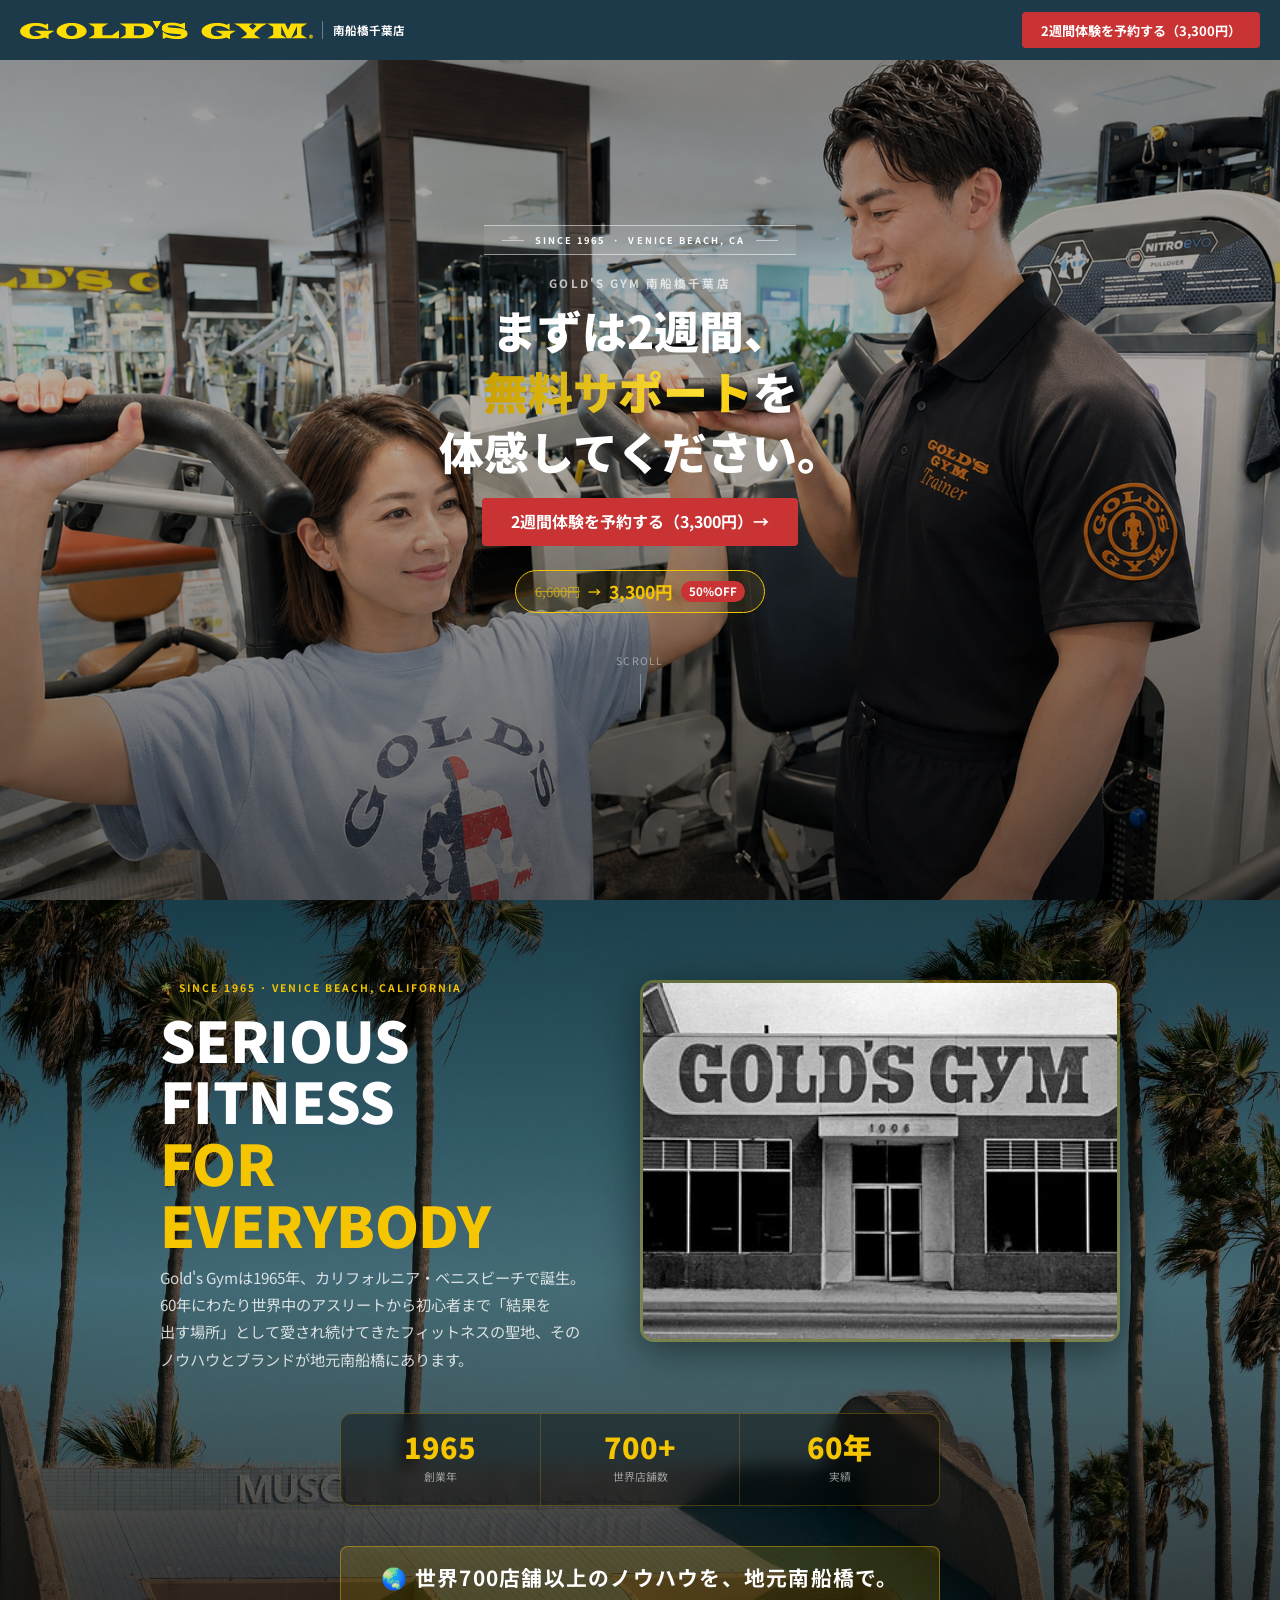
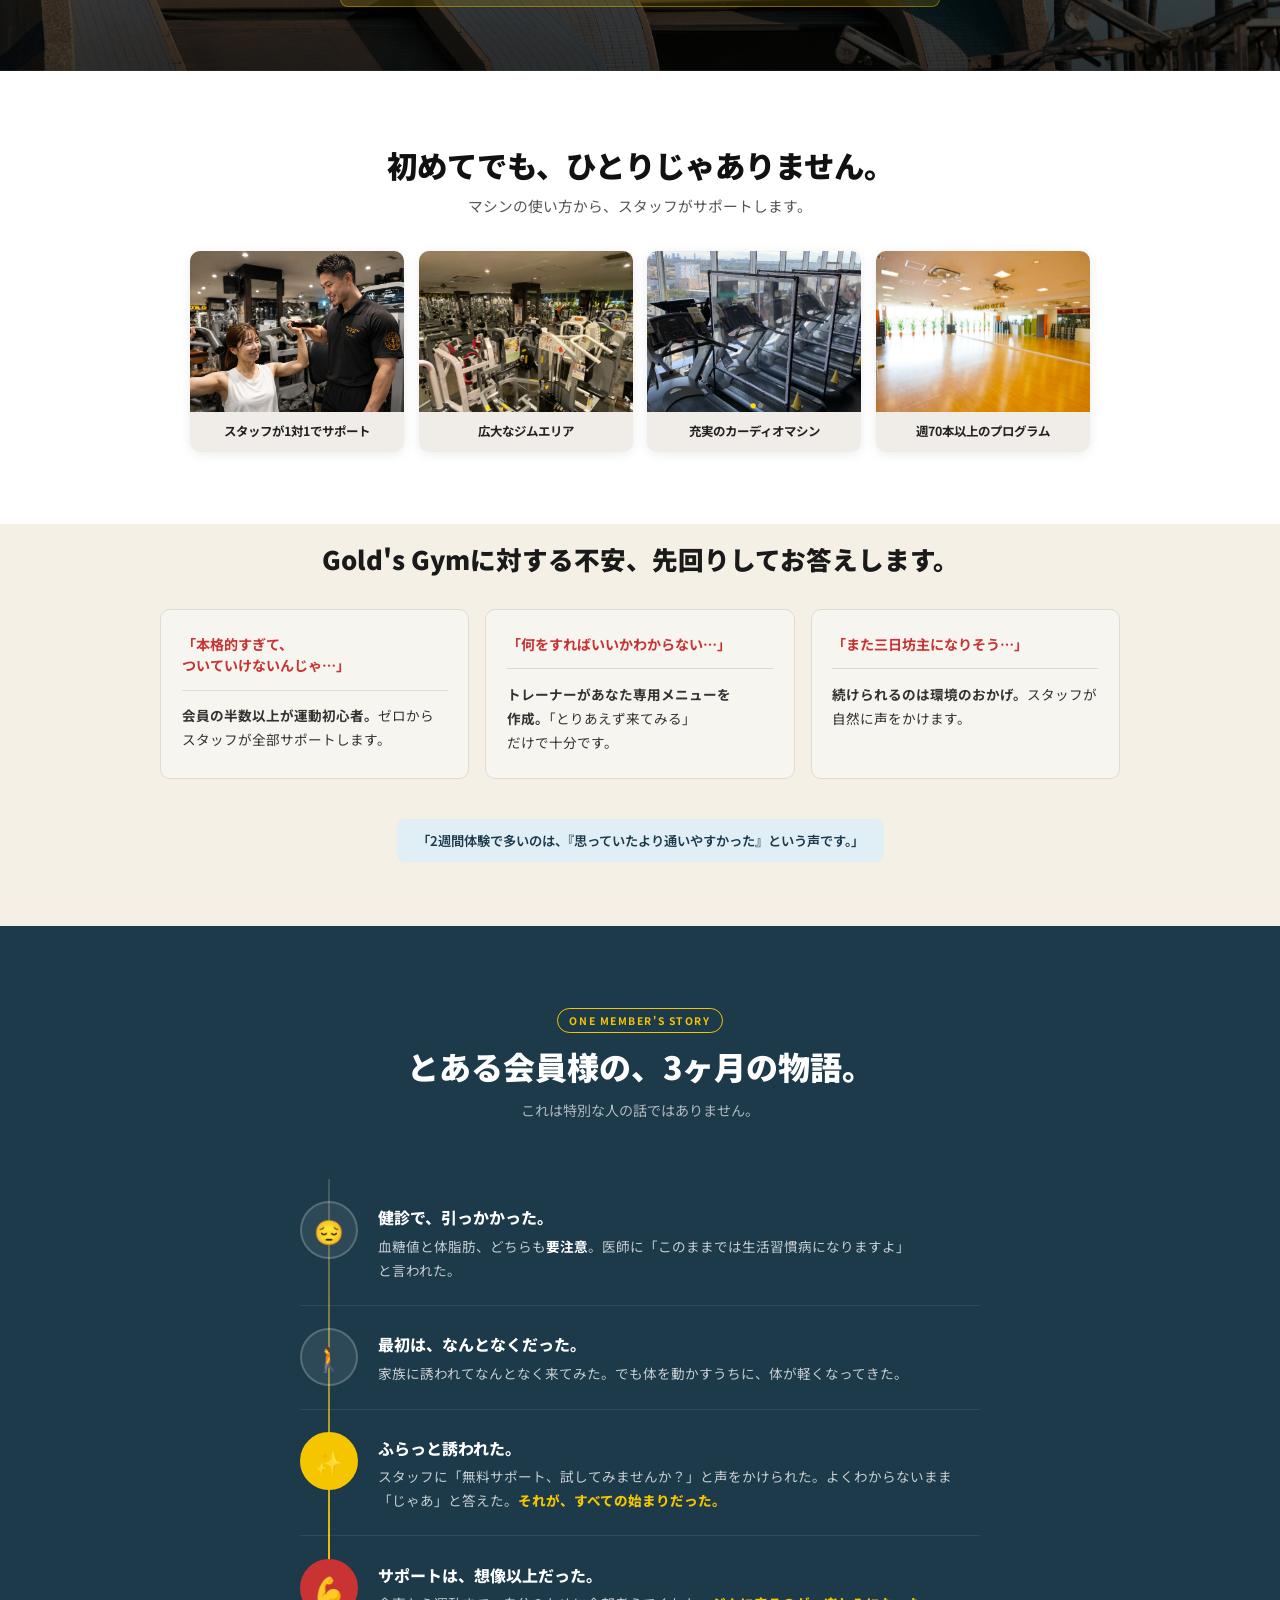
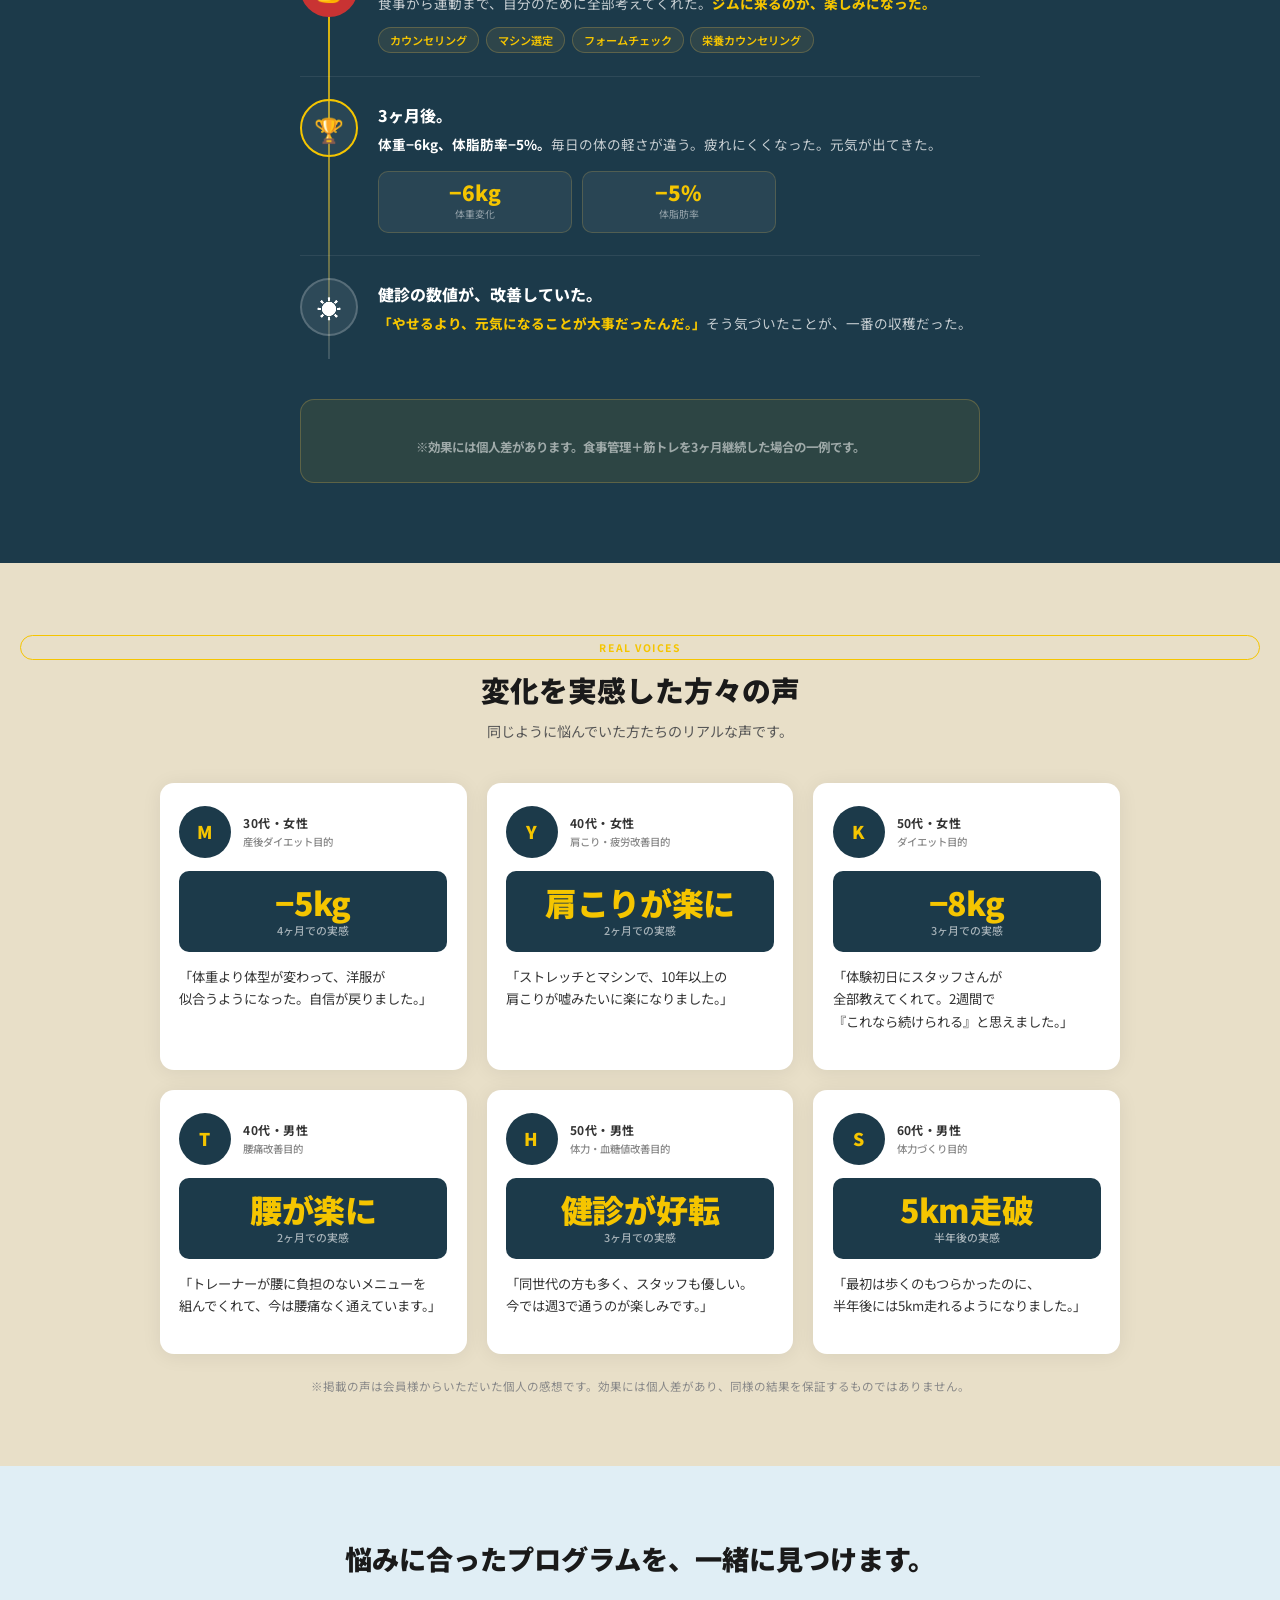
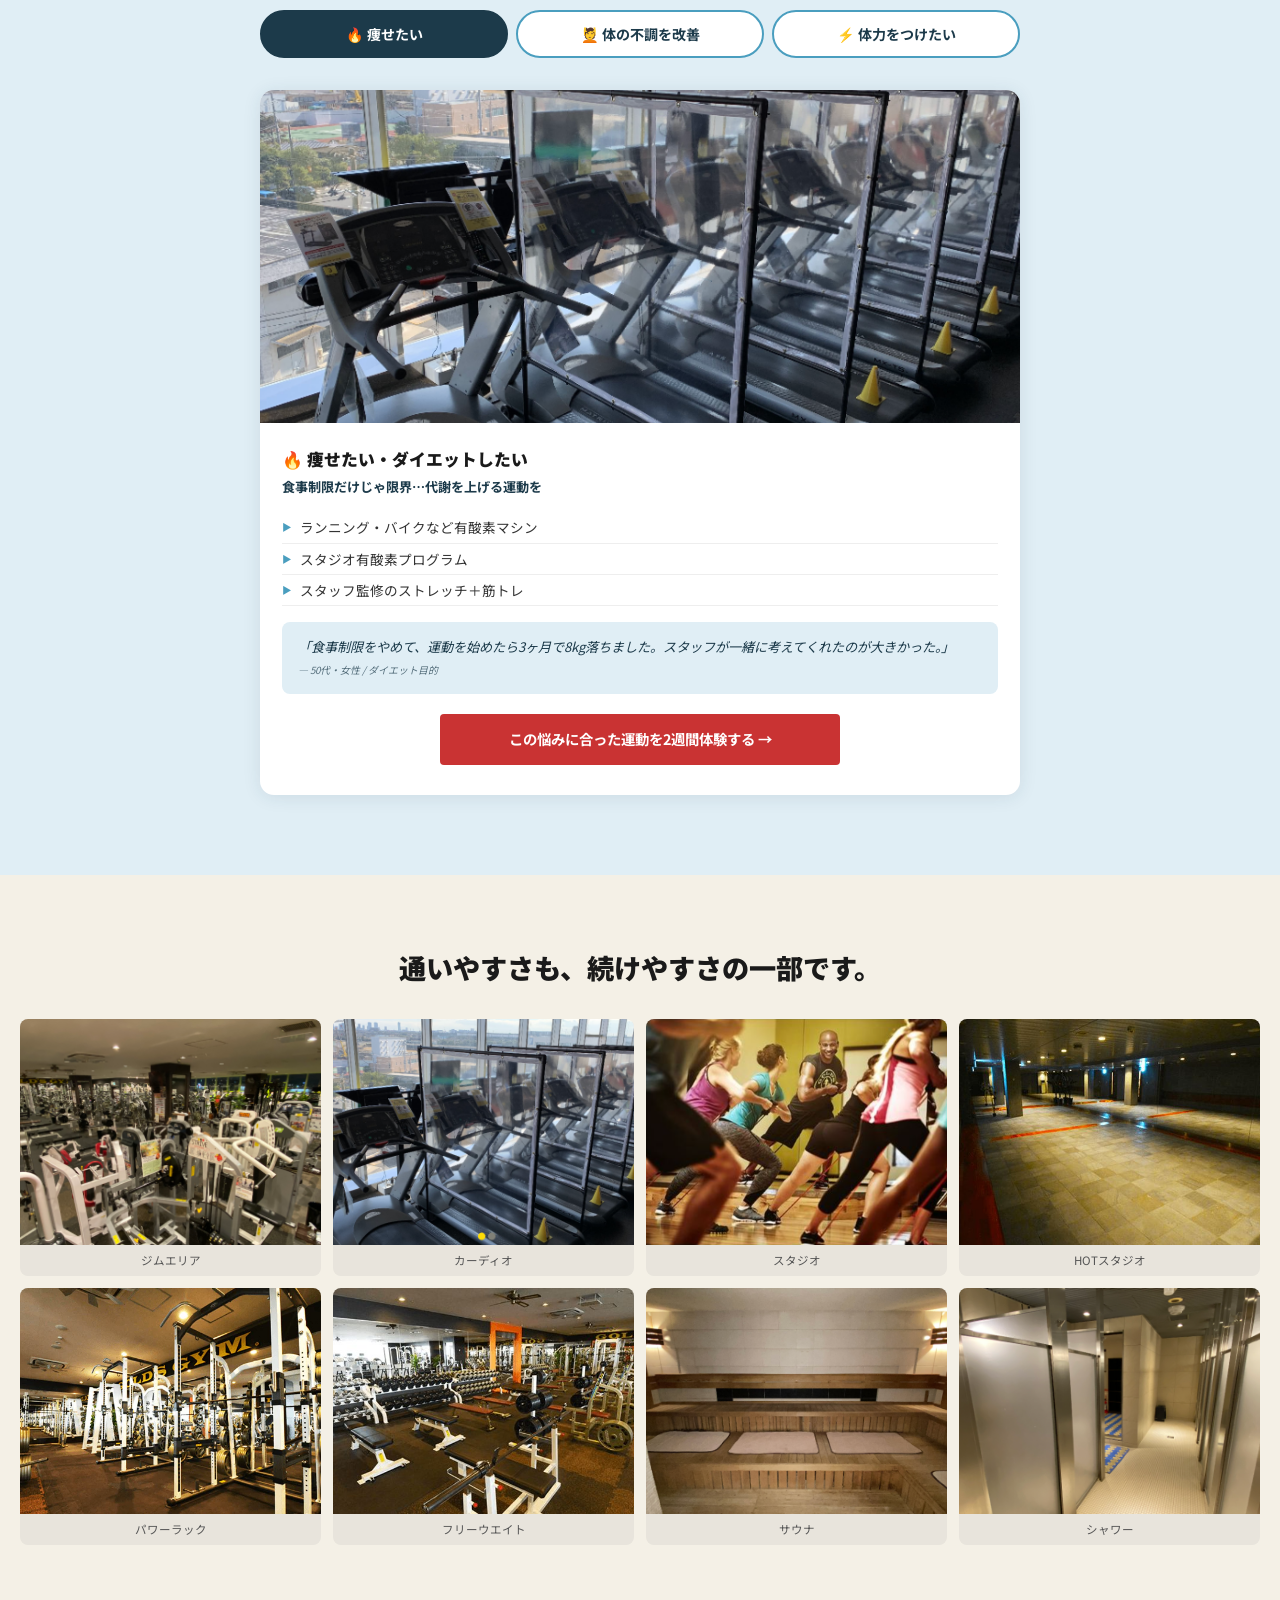
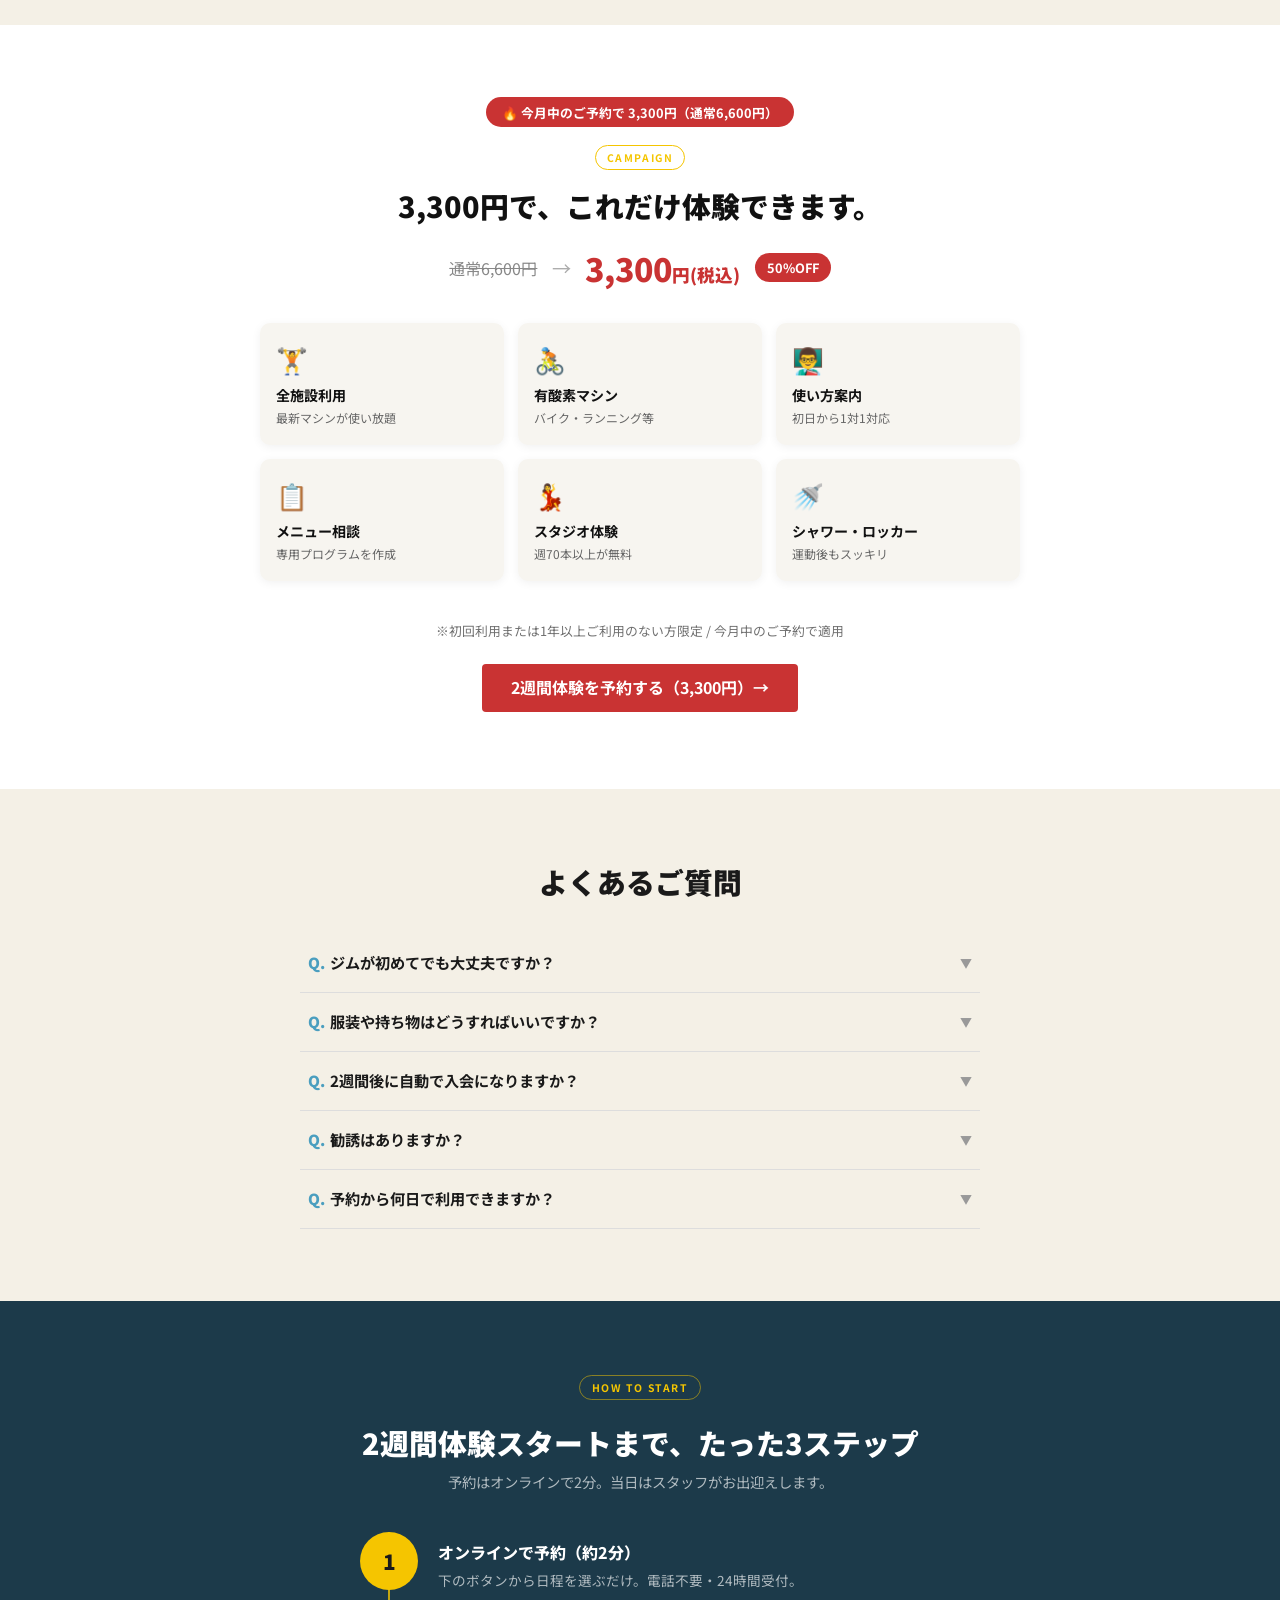
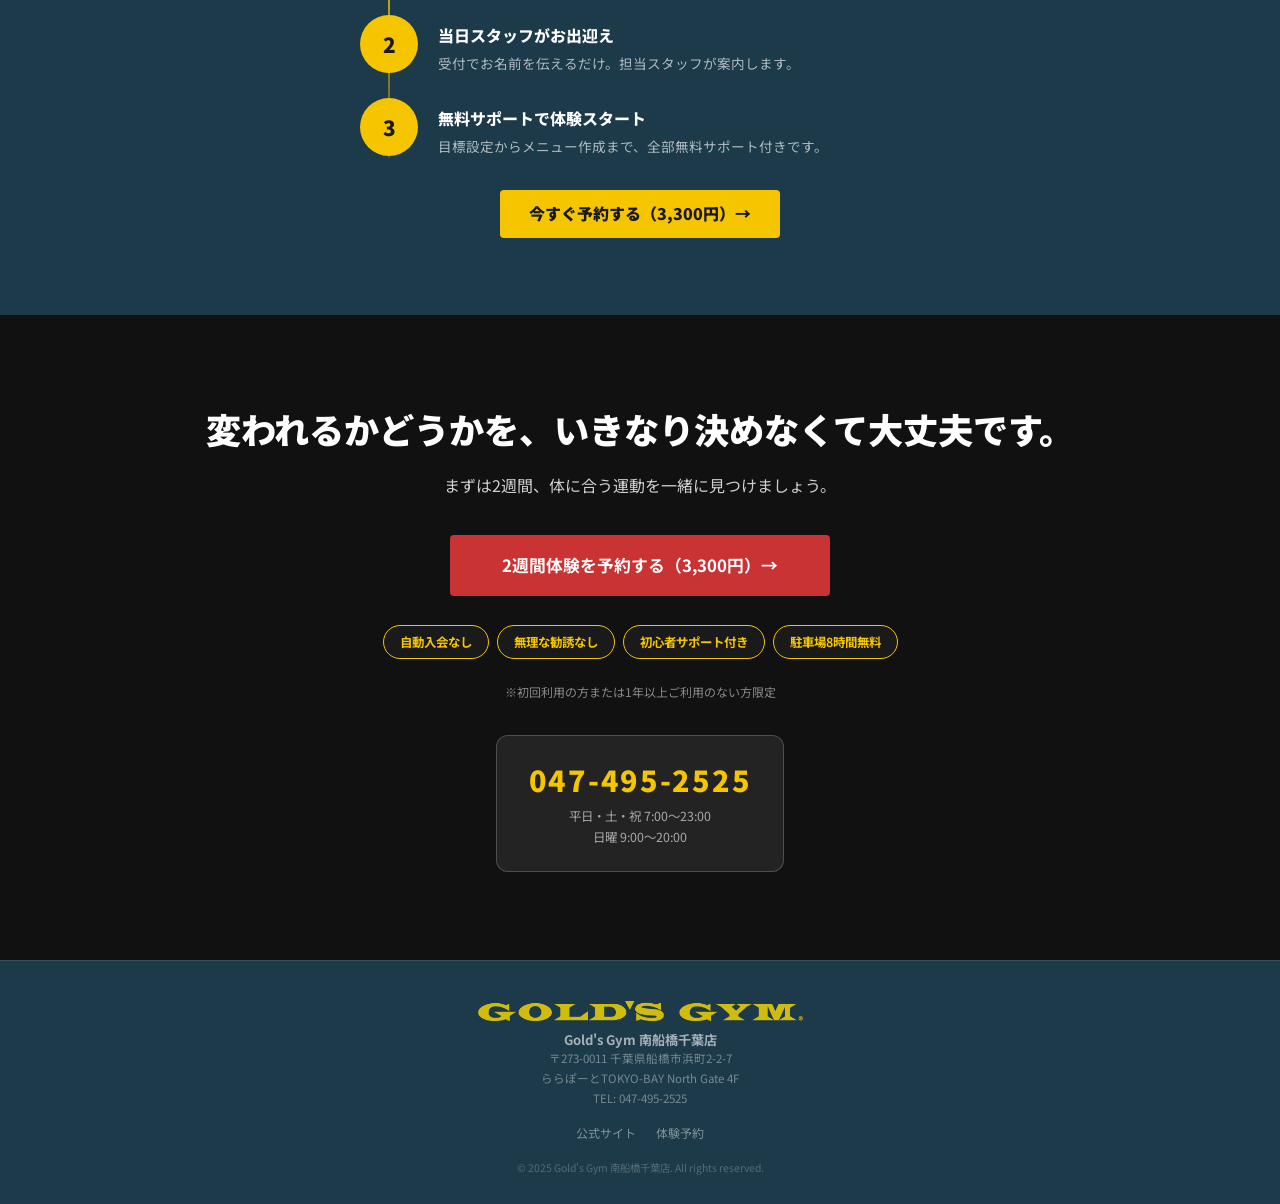
<file: index.html>
<!DOCTYPE html>
<html lang="ja">
<head>
  <meta charset="UTF-8" />
  <meta name="viewport" content="width=device-width, initial-scale=1.0" />
  <title>Gold's Gym 南船橋千葉店 | こんなに手厚いサポートが、ずっと無料？</title>
  <meta name="description" content="まず2週間で、本気を確かめてください。無料サポート付き・自動入会なし・初心者大歓迎。2週間体験3,300円（通常6,600円）。" />
  <link rel="preconnect" href="https://fonts.googleapis.com" />
  <link rel="preconnect" href="https://fonts.gstatic.com" crossorigin />
  <link href="https://fonts.googleapis.com/css2?family=Noto+Sans+JP:wght@400;500;700;900&display=swap" rel="stylesheet" />

  <!-- ===== Google Analytics 4 ===== -->
  <script async src="https://www.googletagmanager.com/gtag/js?id=G-L4HYNBCDBQ"></script>
  <script>
    window.dataLayer = window.dataLayer || [];
    function gtag(){dataLayer.push(arguments);}
    gtag('js', new Date());
    gtag('config', 'G-L4HYNBCDBQ');
  </script>

  <style>
    /* ===== RESET & BASE ===== */
    *, *::before, *::after { box-sizing: border-box; margin: 0; padding: 0; }
    html {
      scroll-behavior: smooth;
      overflow-x: clip; /* Safari対応: clip はscrollコンテナを作らずfixedも壊さない */
    }
    body {
      font-family: 'Noto Sans JP', sans-serif;
      background: #F4F0E6;
      color: #1a1a1a;
      word-break: keep-all;
      overflow-wrap: anywhere;
      line-break: strict;
      -webkit-font-smoothing: antialiased;
      overflow-x: hidden; /* Safari: bodyにも必須 */
      max-width: 100vw;
      width: 100%;
    }
    @supports (word-break: auto-phrase) {
      body { word-break: auto-phrase; }
    }
    h1, h3, .sec-sub, .anxiety-worry,
    .flow-step-title, .item-title {
      text-wrap: balance;
    }
    p, h2, .j-text, .ca-desc, .anxiety-answer, .flow-step-desc, .item-desc {
      text-wrap: pretty;
    }
    img { max-width: 100%; display: block; }
    a { text-decoration: none; color: inherit; }

    /* ===== TOKENS ===== */
    :root {
      --gold:    #F5C500;
      --gold-l:  #FFE033;
      --gold-d:  #C9A000;
      --red:     #C93333;
      --black:   #1a1a1a;
      --dark:    #2a2a2a;
      --cream:   #F4F0E6;
      --sand:    #E8DFC8;
      --sky:     #4A9EBF;
      --sky-l:   #B8DCF0;
      --muted:   #666;
      --ca-dark: #1C3A4A;
    }

    /* ===== KEYFRAMES ===== */
    @keyframes fadeUp {
      from { opacity: 0; transform: translateY(28px); }
      to   { opacity: 1; transform: translateY(0); }
    }
    @keyframes shimmer {
      from { background-position: -200% center; }
      to   { background-position:  200% center; }
    }
    @keyframes pulseBar {
      0%,100% { opacity: 1; }
      50%      { opacity: .3; }
    }
    @keyframes stickySlide {
      from { transform: translateY(100%); }
      to   { transform: translateY(0); }
    }

    /* ===== SCROLL FADE-IN ===== */
    .fi {
      opacity: 0;
      transform: translateY(24px);
      transition: opacity .6s ease, transform .6s ease;
    }
    .fi.in {
      opacity: 1;
      transform: translateY(0);
    }

    /* ===== HERO ANIMATIONS ===== */
    .h-anim {
      opacity: 0;
      animation: fadeUp .7s ease forwards;
    }
    .h1 { animation-delay: .1s; }
    .h2 { animation-delay: .3s; }
    .h3 { animation-delay: .5s; }
    .h4 { animation-delay: .7s; }
    .h5 { animation-delay: .9s; }
    .h6 { animation-delay: 1.1s; }

    /* ===== GOLD SHIMMER ===== */
    .gold-shimmer {
      background: linear-gradient(90deg, var(--gold-d) 0%, var(--gold-l) 40%, var(--gold) 50%, var(--gold-l) 60%, var(--gold-d) 100%);
      background-size: 200% auto;
      -webkit-background-clip: text;
      background-clip: text;
      -webkit-text-fill-color: transparent;
      animation: shimmer 3s linear infinite;
    }

    /* ===== NO-SCROLLBAR ===== */
    .no-scrollbar::-webkit-scrollbar { display: none; }
    .no-scrollbar { -ms-overflow-style: none; scrollbar-width: none; }

    /* ===== OVERFLOW GUARD (Safari iOS対応) ===== */
    section, header, footer, main {
      overflow-x: clip;
      max-width: 100%;
    }

    /* ===== BUTTONS ===== */
    .btn-red {
      display: inline-block;
      background: var(--red);
      color: #fff;
      font-weight: 700;
      font-size: 1rem;
      padding: .85rem 1.8rem;
      border-radius: 4px;
      cursor: pointer;
      transition: background .2s, transform .1s;
      text-align: center;
      line-height: 1.3;
    }
    .btn-red:hover { background: #a82828; transform: translateY(-1px); }
    .btn-red:active { transform: translateY(0); }

    /* ===== SECTION LABEL ===== */
    .sec-label {
      display: inline-block;
      font-size: .65rem;
      font-weight: 700;
      letter-spacing: .15em;
      color: var(--gold);
      border: 1px solid var(--gold);
      padding: .25rem .7rem;
      border-radius: 999px;
      margin-bottom: .9rem;
      text-transform: uppercase;
    }

    /* ===========================
       1. HEADER
    =========================== */
    #site-header {
      position: fixed;
      top: 0; left: 0; right: 0;
      z-index: 100;
      display: flex;
      align-items: center;
      justify-content: space-between;
      padding: .75rem 1.25rem;
      background: var(--ca-dark);
      transition: background .3s;
    }
    #site-header.scrolled { background: var(--ca-dark); backdrop-filter: blur(6px); }
    .header-logo {
      display: flex;
      align-items: center;
      gap: .6rem;
    }
    .header-logo img { height: 18px; }
    .header-sep { width: 1px; height: 18px; background: rgba(255,255,255,.35); }
    .header-store { font-size: .72rem; font-weight: 700; color: #fff; letter-spacing: 0; white-space: nowrap; overflow: hidden; text-overflow: ellipsis; max-width: 120px; }
    .header-cta { display: none; }
    @media (min-width: 768px) {
      .header-cta { display: inline-block; font-size: .82rem; padding: .6rem 1.2rem; }
    }

    /* ===========================
       2. STICKY CTA (mobile)
    =========================== */
    #sticky-cta {
      display: block;
      position: fixed;
      bottom: 0; left: 0; right: 0;
      z-index: 99;
      background: var(--red);
      color: #fff;
      text-align: center;
      font-weight: 700;
      font-size: 1rem;
      padding: 1rem;
      transform: translateY(100%);
      transition: transform .4s ease;
    }
    #sticky-cta.show { transform: translateY(0); }
    @media (min-width: 768px) { #sticky-cta { display: none; } }

    /* ===========================
       3. HERO
    =========================== */
    #hero {
      position: relative;
      min-height: 100svh;
      display: flex;
      flex-direction: column;
      justify-content: center;
      align-items: center;
      text-align: center;
      padding: 5rem 1.25rem 3rem;
      overflow: hidden;
      background:
        linear-gradient(to bottom, rgba(0,0,0,.42) 0%, rgba(0,0,0,.28) 45%, rgba(0,0,0,.62) 100%),
        url('training-top.png') center 22%/cover no-repeat;
    }
    @media (max-width: 767px) {
      #hero {
        background:
          linear-gradient(to bottom, rgba(0,0,0,.42) 0%, rgba(0,0,0,.28) 45%, rgba(0,0,0,.62) 100%),
          url('training-top.png') center 12%/cover no-repeat;
      }
    }
    #hero > * { position: relative; z-index: 1; }
    .hero-inner { max-width: 600px; }

    .ca-badge {
      display: inline-flex;
      align-items: center;
      gap: .7rem;
      font-size: .58rem;
      font-weight: 700;
      letter-spacing: .22em;
      color: #fff;
      background: rgba(255,255,255,.08);
      border-top: 1px solid rgba(255,255,255,.5);
      border-bottom: 1px solid rgba(255,255,255,.5);
      border-left: none;
      border-right: none;
      padding: .45rem 1.1rem;
      margin-bottom: 1.2rem;
      text-transform: uppercase;
    }
    .ca-badge::before,
    .ca-badge::after {
      content: '';
      display: block;
      width: 22px;
      height: 1px;
      background: rgba(255,255,255,.5);
    }

    .hero-label {
      font-size: .72rem;
      font-weight: 700;
      letter-spacing: .18em;
      color: rgba(255,255,255,.7);
      text-transform: uppercase;
      margin-bottom: .6rem;
    }

    #hero h1 {
      font-size: clamp(1.5rem, 5vw, 2.8rem);
      font-weight: 900;
      line-height: 1.35;
      color: #fff;
      margin-bottom: 1rem;
    }

    .hero-sub {
      font-size: clamp(1rem, 2.6vw, 1.2rem);
      color: rgba(255,255,255,.95);
      line-height: 1.8;
      margin-bottom: 1.8rem;
      font-weight: 500;
      letter-spacing: .04em;
      text-shadow: 0 1px 4px rgba(0,0,0,.6);
    }

    .hero-trust {
      display: flex;
      flex-wrap: wrap;
      justify-content: center;
      gap: .5rem;
      font-size: 1rem;
      color: rgba(255,255,255,.95);
      margin-top: .9rem;
    }
    .hero-trust span {
      display: flex;
      align-items: center;
      gap: .3rem;
      background: rgba(255,255,255,.15);
      border: 1px solid rgba(255,255,255,.4);
      border-radius: 999px;
      padding: .3rem .85rem;
      font-weight: 700;
    }

    .price-badge {
      display: inline-flex;
      align-items: center;
      gap: .5rem;
      margin-top: 1.2rem;
      background: rgba(201,168,76,.12);
      border: 1px solid var(--gold);
      border-radius: 999px;
      padding: .5rem 1.2rem;
      font-size: .82rem;
      color: var(--gold);
      font-weight: 700;
    }
    .price-badge .orig { text-decoration: line-through; opacity: .65; font-weight: 400; }
    .price-badge .new-price { font-size: 1.1rem; }
    .price-badge .off { background: var(--red); color: #fff; border-radius: 999px; padding: .15rem .5rem; font-size: .72rem; }

    .scroll-ind {
      margin-top: 2.5rem;
      display: flex;
      flex-direction: column;
      align-items: center;
      gap: .4rem;
      font-size: .65rem;
      letter-spacing: .12em;
      color: rgba(255,255,255,.45);
    }
    .scroll-ind-line {
      width: 1px; height: 36px;
      background: rgba(255,255,255,.3);
      animation: pulseBar 1.8s ease-in-out infinite;
    }

    /* ===========================
       ANXIETY SECTION
    =========================== */
    #anxiety {
      background: var(--cream);
      padding: 1rem 1.25rem 4rem;
      text-align: center;
      color: #1a1a1a;
    }
    #anxiety h2 {
      font-size: clamp(1.1rem, 3vw, 1.6rem);
      font-weight: 900;
      margin-bottom: 2rem;
      line-height: 1.45;
      color: #1a1a1a;
    }
    .anxiety-grid {
      display: grid;
      gap: 1rem;
      max-width: 960px;
      margin: 0 auto 2rem;
    }
    @media (min-width: 768px) {
      .anxiety-grid { grid-template-columns: repeat(3, 1fr); }
    }
    .anxiety-card {
      background: #f7f5f0;
      border: 1px solid #e0dbd0;
      border-radius: 10px;
      padding: 1.5rem 1.3rem;
      text-align: left;
    }
    .anxiety-worry {
      font-size: .88rem;
      font-weight: 700;
      color: var(--red);
      margin-bottom: .85rem;
      line-height: 1.5;
      padding-bottom: .85rem;
      border-bottom: 1px solid #e0dbd0;
    }
    .anxiety-answer {
      font-size: .85rem;
      color: #333;
      line-height: 1.75;
    }
    .anxiety-caption {
      font-size: .83rem;
      color: var(--ca-dark);
      font-weight: 600;
      margin-top: .5rem;
      background: #E0EEF5;
      border-radius: 8px;
      padding: .75rem 1.25rem;
      display: inline-block;
    }

    /* ===========================
       STORY (Hero's Journey)
    =========================== */
    #story {
      background: var(--ca-dark);
      padding: 5rem 0 5rem;
      overflow: hidden;
      color: #fff;
    }
    .story-inner { padding: 0 1.25rem; }
    #story .story-head {
      text-align: center;
      margin-bottom: 3.5rem;
    }
    #story .story-head .sec-label { margin-bottom: .7rem; }
    #story .story-head h2 {
      font-size: clamp(1.3rem, 3.5vw, 2rem);
      font-weight: 900;
      line-height: 1.35;
      color: #fff;
    }
    #story .story-head .sec-sub {
      font-size: .88rem;
      color: rgba(255,255,255,.65);
      margin-top: .7rem;
      line-height: 1.7;
    }
    .journey {
      position: relative;
      max-width: 680px;
      margin: 0 auto;
      display: flex;
      flex-direction: column;
      gap: 0;
    }
    /* 縦ライン */
    .journey::before {
      content: '';
      position: absolute;
      left: 28px;
      top: 0; bottom: 0;
      width: 2px;
      background: linear-gradient(to bottom, rgba(255,255,255,.15) 0%, var(--gold) 50%, rgba(255,255,255,.15) 100%);
    }
    .journey-step {
      display: flex;
      gap: 1.25rem;
      align-items: flex-start;
      padding: 1.4rem 0 1.4rem 0;
      position: relative;
    }
    .journey-step + .journey-step {
      border-top: 1px solid rgba(255,255,255,.08);
    }
    .j-icon {
      width: 58px;
      height: 58px;
      border-radius: 50%;
      flex-shrink: 0;
      display: flex;
      align-items: center;
      justify-content: center;
      font-size: 1.5rem;
      position: relative;
      z-index: 1;
      background: rgba(255,255,255,.08);
      border: 2px solid rgba(255,255,255,.2);
    }
    .journey-step.key .j-icon {
      background: var(--gold);
      border-color: var(--gold);
      font-size: 1.4rem;
    }
    .journey-step.climax .j-icon {
      background: var(--red);
      border-color: var(--red);
    }
    .journey-step.result .j-icon {
      background: rgba(255,255,255,.06);
      border: 2px solid var(--gold);
    }
    .j-body { flex: 1; padding-top: .3rem; }
    .j-phase {
      font-size: .62rem;
      font-weight: 700;
      letter-spacing: .14em;
      color: rgba(255,255,255,.45);
      margin-bottom: .3rem;
    }
    .journey-step.key .j-phase { color: var(--gold); }
    .journey-step.climax .j-phase { color: #e07070; }
    .journey-step.result .j-phase { color: var(--gold); }
    .j-title {
      font-size: 1rem;
      font-weight: 800;
      line-height: 1.4;
      margin-bottom: .4rem;
      color: #fff;
    }
    .j-text {
      font-size: .85rem;
      color: rgba(255,255,255,.75);
      line-height: 1.75;
    }
    .j-text strong { color: #fff; font-weight: 700; }
    .j-text .gold { color: var(--gold); font-weight: 800; }
    /* 成果ボックス */
    .j-results {
      display: grid;
      grid-template-columns: repeat(3, 1fr);
      gap: .6rem;
      margin-top: .9rem;
    }
    .j-result-item {
      background: rgba(255,255,255,.06);
      border: 1px solid rgba(201,168,76,.25);
      border-radius: 10px;
      padding: .65rem .5rem;
      text-align: center;
    }
    .j-result-num {
      font-size: 1.3rem;
      font-weight: 900;
      color: var(--gold);
      line-height: 1;
    }
    .j-result-desc {
      font-size: .62rem;
      color: rgba(255,255,255,.5);
      margin-top: .2rem;
    }
    /* 支援内容バッジ */
    .j-support-list {
      display: flex;
      flex-wrap: wrap;
      gap: .4rem;
      margin-top: .7rem;
    }
    .j-support-tag {
      font-size: .7rem;
      font-weight: 600;
      color: var(--gold);
      background: rgba(201,168,76,.1);
      border: 1px solid rgba(201,168,76,.3);
      border-radius: 99px;
      padding: .25rem .7rem;
    }
    /* 締めの一言 */
    .story-closing {
      max-width: 680px;
      margin: 2.5rem auto 0;
      background: rgba(245,197,0,.08);
      border: 1px solid rgba(201,168,76,.3);
      border-radius: 14px;
      padding: 1.5rem 1.75rem;
      text-align: center;
    }
    .story-closing p {
      font-size: 1rem;
      font-weight: 700;
      line-height: 1.7;
      color: rgba(255,255,255,.9);
    }
    .story-closing p span { color: var(--gold); }

    /* ===========================
       SOCIAL PROOF（統合セクション）
    =========================== */
    #social-proof {
      background: var(--sand);
      padding: 4.5rem 1.25rem;
      color: #1a1a1a;
    }
    #social-proof h2 {
      font-size: clamp(1.2rem, 3.2vw, 1.8rem);
      font-weight: 900;
      text-align: center;
      margin-bottom: .6rem;
      color: #1a1a1a;
    }
    #social-proof .sec-sub {
      text-align: center;
      font-size: .88rem;
      color: #555;
      margin-bottom: 2.5rem;
      line-height: 1.65;
    }

    /* voicesカード（sand背景上） */
    .voices-grid {
      display: grid;
      gap: 1rem;
      max-width: 960px;
      margin: 0 auto 2rem;
    }
    @media (min-width: 768px) {
      .voices-grid { grid-template-columns: repeat(3, 1fr); }
    }
    .voice-card {
      background: #fff;
      border: 1px solid #ddd;
      border-radius: 12px;
      padding: 1.4rem 1.2rem;
      text-align: left;
    }
    .voice-top {
      display: flex;
      align-items: center;
      gap: .85rem;
      margin-bottom: 1rem;
    }
    .voice-avatar {
      width: 56px;
      height: 56px;
      border-radius: 10px;
      object-fit: cover;
      flex-shrink: 0;
      background: #ccc;
    }
    .voice-tag {
      display: flex;
      flex-wrap: wrap;
      gap: .3rem;
    }
    .voice-tag span {
      font-size: .65rem;
      font-weight: 700;
      padding: .2rem .55rem;
      border-radius: 999px;
      border: 1px solid var(--ca-dark);
      color: var(--ca-dark);
    }
    .voice-quote {
      font-size: .83rem;
      line-height: 1.7;
      color: #333;
      margin-bottom: .9rem;
    }
    .voice-result {
      font-size: .78rem;
      font-weight: 700;
      color: var(--ca-dark);
      border-top: 1px solid #ddd;
      padding-top: .7rem;
    }

    /* baカード（sand背景上） */
    .ba-cards {
      display: grid;
      gap: 1.25rem;
      max-width: 960px;
      margin: 0 auto;
    }
    @media (min-width: 768px) {
      .ba-cards { grid-template-columns: repeat(3, 1fr); }
    }
    .ba-card {
      background: #fff;
      border-radius: 14px;
      padding: 1.4rem 1.2rem;
      box-shadow: 0 2px 20px rgba(0,0,0,.07);
      display: flex;
      flex-direction: column;
      gap: .85rem;
    }
    .ba-card-inner {
      display: contents;
    }
    .ba-avatar {
      width: 52px; height: 52px;
      border-radius: 50%;
      background: var(--ca-dark);
      color: var(--gold);
      font-size: 1.1rem;
      font-weight: 900;
      display: flex;
      align-items: center;
      justify-content: center;
      letter-spacing: .04em;
    }
    .ba-profile {
      display: flex;
      align-items: center;
      gap: .75rem;
    }
    .ba-profile-info { display: flex; flex-direction: column; gap: .2rem; }
    .ba-meta {
      font-size: .75rem;
      font-weight: 700;
      color: #333;
      letter-spacing: .04em;
    }
    .ba-tag {
      font-size: .65rem;
      color: #888;
      font-weight: 500;
    }
    .ba-result {
      background: var(--ca-dark);
      border-radius: 10px;
      padding: .9rem 1rem;
      text-align: center;
    }
    .ba-result-num {
      font-size: 2rem;
      font-weight: 900;
      color: var(--gold);
      line-height: 1;
      letter-spacing: -.01em;
    }
    .ba-result-label {
      font-size: .68rem;
      color: rgba(255,255,255,.6);
      margin-top: .25rem;
      font-weight: 500;
    }
    .ba-item { margin-bottom: .4rem; }
    .ba-item-label {
      font-size: .65rem;
      color: #999;
      font-weight: 600;
      letter-spacing: .06em;
      margin-bottom: .15rem;
    }
    .ba-item-val {
      font-size: .86rem;
      color: #222;
      font-weight: 600;
      line-height: 1.5;
    }
    .ba-item-val.highlight { color: var(--red); }

    /* ===========================
       4. REASSURE GRID
    =========================== */
    #reassure {
      background: #fff;
      color: #111;
      padding: 4.5rem 1.25rem;
      text-align: center;
    }
    #reassure h2 {
      font-size: clamp(1.3rem, 3.5vw, 1.9rem);
      font-weight: 900;
      margin-bottom: .5rem;
      color: #111;
    }
    #reassure .sec-sub {
      font-size: .92rem;
      color: #555;
      margin-bottom: 2.2rem;
    }
    .photo-grid {
      display: grid;
      grid-template-columns: 1fr 1fr;
      gap: .9rem;
      max-width: 900px;
      margin: 0 auto;
    }
    @media (min-width: 768px) {
      .photo-grid { grid-template-columns: repeat(4, 1fr); }
    }
    .photo-card {
      border-radius: 10px;
      overflow: hidden;
      box-shadow: 0 2px 12px rgba(0,0,0,.08);
      background: #f0ede8;
    }
    .photo-card img {
      width: 100%;
      aspect-ratio: 4/3;
      object-fit: cover;
    }
    .photo-card-cap {
      padding: .65rem .6rem .7rem;
      font-size: .78rem;
      font-weight: 700;
      color: #222;
      text-align: center;
    }

    /* ===========================
       WORRY CARDS（縦積み）
    =========================== */
    #worry-tabs {
      background: #E0EEF5;
      padding: 4.5rem 1.25rem 5rem;
      color: #1a1a1a;
      overflow: hidden;
    }
    #worry-tabs .sec-head {
      text-align: center;
      margin-bottom: 2rem;
    }
    #worry-tabs h2 {
      font-size: clamp(1.1rem, 3vw, 1.7rem);
      font-weight: 900;
      color: #1a1a1a;
    }
    /* タブボタン群 */
    .worry-tab-btns {
      display: flex;
      gap: .5rem;
      justify-content: center;
      flex-wrap: nowrap;
      margin-bottom: 2rem;
      max-width: 760px;
      margin-left: auto;
      margin-right: auto;
    }
    .worry-tab-btn {
      flex: 1 1 0;
      min-width: 0;
      padding: .75rem 1rem;
      border: 2px solid var(--sky);
      border-radius: 50px;
      background: #fff;
      color: var(--ca-dark);
      font-size: .88rem;
      font-weight: 700;
      font-family: inherit;
      cursor: pointer;
      transition: background .2s, color .2s, border-color .2s;
      text-align: center;
    }
    .worry-tab-btn.active {
      background: var(--ca-dark);
      border-color: var(--ca-dark);
      color: #fff;
    }
    /* カード表示エリア */
    .worry-cards {
      max-width: 760px;
      margin: 0 auto;
      position: relative;
    }
    .worry-card {
      background: #fff;
      border-radius: 14px;
      overflow: hidden;
      box-shadow: 0 2px 18px rgba(28,58,74,.1);
      display: none;
      animation: wtFade .3s ease;
    }
    .worry-card.active {
      display: block;
    }
    @keyframes wtFade {
      from { opacity: 0; transform: translateY(12px); }
      to   { opacity: 1; transform: translateY(0); }
    }
    .worry-card-img {
      width: 100%;
      aspect-ratio: 16/7;
      object-fit: cover;
      display: block;
    }
    .worry-card-body {
      padding: 1.5rem 1.4rem 1.6rem;
    }
    .worry-card-title {
      font-size: 1.05rem;
      font-weight: 900;
      color: #1a1a1a;
      margin-bottom: .4rem;
    }
    .worry-card-subtitle {
      font-size: .82rem;
      color: var(--ca-dark);
      font-weight: 700;
      margin-bottom: 1rem;
    }
    .worry-card-list {
      list-style: none;
      margin-bottom: 1rem;
    }
    .worry-card-list li {
      font-size: .85rem;
      color: #333;
      padding: .32rem 0;
      border-bottom: 1px solid #eee;
      display: flex;
      align-items: center;
      gap: .5rem;
    }
    .worry-card-list li::before { content: '▶'; font-size: .6rem; color: var(--sky); }
    .worry-card-voice {
      background: #E0EEF5;
      border-radius: 8px;
      padding: .85rem 1rem;
      font-size: .82rem;
      color: var(--ca-dark);
      font-style: italic;
      line-height: 1.7;
      margin-bottom: 1.25rem;
    }
    .worry-card-cta {
      text-align: center;
    }
    .worry-card-cta .btn-red {
      width: 100%;
      max-width: 400px;
      font-size: .9rem;
      padding: 1rem 1.5rem;
    }

    /* ===========================
       GALLERY
    =========================== */
    #gallery {
      background: var(--cream);
      padding: 4.5rem 1.25rem;
      overflow: hidden;
    }
    #gallery h2 {
      font-size: clamp(1.1rem, 3vw, 1.7rem);
      font-weight: 900;
      text-align: center;
      margin-bottom: 2rem;
      color: #1a1a1a;
    }
    .gallery-scroll {
      display: flex;
      gap: .75rem;
      overflow-x: auto;
      padding-bottom: .5rem;
    }
    .gallery-scroll .g-item {
      flex: 0 0 240px;
    }
    @media (min-width: 768px) {
      .gallery-scroll {
        display: grid;
        grid-template-columns: repeat(4, 1fr);
        overflow-x: visible;
      }
      .gallery-scroll .g-item { flex: none; }
    }
    .g-item {
      border-radius: 8px;
      overflow: hidden;
      background: #e8e4dc;
    }
    .g-item img {
      width: 100%;
      aspect-ratio: 4/3;
      object-fit: cover;
      display: block;
    }
    .g-cap {
      padding: .45rem .6rem .5rem;
      font-size: .72rem;
      color: #555;
      text-align: center;
      overflow: hidden;
    }

    /* ===========================
       申込みフロー 3ステップ
    =========================== */
    #flow {
      background: var(--ca-dark);
      padding: 4.5rem 1.25rem;
      text-align: center;
      color: #fff;
    }
    #flow h2 {
      font-size: clamp(1.2rem, 3.2vw, 1.8rem);
      font-weight: 900;
      margin-bottom: .5rem;
      color: #fff;
    }
    #flow .sec-sub {
      font-size: .9rem;
      color: rgba(255,255,255,.65);
      margin-bottom: 2.5rem;
    }
    .flow-steps {
      display: flex;
      flex-direction: column;
      gap: 1.5rem;
      max-width: 560px;
      margin: 0 auto;
      position: relative;
    }
    .flow-steps::before {
      content: '';
      position: absolute;
      left: 28px;
      top: 0; bottom: 0;
      width: 2px;
      background: linear-gradient(to bottom, var(--gold) 0%, rgba(245,197,0,.2) 100%);
    }
    .flow-step {
      display: flex;
      align-items: flex-start;
      gap: 1.25rem;
      text-align: left;
    }
    .flow-step-num {
      width: 58px;
      height: 58px;
      border-radius: 50%;
      background: var(--gold);
      color: #1a1a1a;
      font-size: 1.3rem;
      font-weight: 900;
      display: flex;
      align-items: center;
      justify-content: center;
      flex-shrink: 0;
      position: relative;
      z-index: 1;
    }
    .flow-step-body { padding-top: .5rem; }
    .flow-step-title {
      font-size: 1rem;
      font-weight: 800;
      color: #fff;
      margin-bottom: .3rem;
    }
    .flow-step-desc {
      font-size: .85rem;
      color: rgba(255,255,255,.65);
      line-height: 1.65;
    }

    /* ===========================
       CAMPAIGN
    =========================== */
    #campaign {
      background: #fff;
      padding: 4.5rem 1.25rem;
      color: #111;
      text-align: center;
    }
    #campaign h2 {
      font-size: clamp(1.2rem, 3.2vw, 1.8rem);
      font-weight: 900;
      margin-bottom: .5rem;
      color: #111;
    }
    .campaign-urgency {
      display: inline-block;
      background: var(--red);
      color: #fff;
      font-size: .8rem;
      font-weight: 700;
      padding: .35rem 1rem;
      border-radius: 999px;
      margin-bottom: 1rem;
    }
    .campaign-price {
      display: flex;
      align-items: center;
      justify-content: center;
      gap: .9rem;
      margin: 1.2rem 0 2rem;
      flex-wrap: wrap;
    }
    .cp-orig {
      font-size: 1rem;
      text-decoration: line-through;
      color: #888;
    }
    .cp-arrow { color: #aaa; font-size: 1.2rem; }
    .cp-new {
      font-size: 2rem;
      font-weight: 900;
      color: var(--red);
    }
    .cp-new span { font-size: 1.1rem; }
    .cp-off {
      background: var(--red);
      color: #fff;
      font-size: .8rem;
      font-weight: 700;
      padding: .3rem .75rem;
      border-radius: 999px;
    }
    .items-grid {
      display: grid;
      grid-template-columns: 1fr 1fr;
      gap: .85rem;
      max-width: 760px;
      margin: 0 auto 2.5rem;
    }
    @media (min-width: 768px) {
      .items-grid { grid-template-columns: repeat(3, 1fr); }
    }
    .item-box {
      background: #f7f5f0;
      border-radius: 10px;
      padding: 1.1rem 1rem;
      text-align: left;
      box-shadow: 0 2px 10px rgba(0,0,0,.06);
    }
    .item-icon { font-size: 1.6rem; margin-bottom: .5rem; }
    .item-title {
      font-size: .88rem;
      font-weight: 700;
      color: #111;
      margin-bottom: .25rem;
    }
    .item-desc { font-size: .75rem; color: #666; line-height: 1.5; }

    .campaign-table {
      max-width: 500px;
      margin: 0 auto;
      border-collapse: collapse;
      width: 100%;
      font-size: .85rem;
    }
    .campaign-table td {
      padding: .7rem .85rem;
      border-bottom: 1px solid #ddd;
      text-align: left;
    }
    .campaign-table td:first-child {
      font-weight: 700;
      color: #555;
      white-space: nowrap;
      width: 35%;
    }

    /* ===========================
       FAQ
    =========================== */
    #faq {
      background: var(--cream);
      padding: 4.5rem 1.25rem;
      color: #1a1a1a;
    }
    #faq h2 {
      font-size: clamp(1.2rem, 3.2vw, 1.8rem);
      font-weight: 900;
      text-align: center;
      margin-bottom: 2rem;
      color: #1a1a1a;
    }
    .faq-list {
      max-width: 680px;
      margin: 0 auto;
    }
    .faq-item {
      border-bottom: 1px solid #ddd;
    }
    .faq-question {
      width: 100%;
      text-align: left;
      background: none;
      border: none;
      padding: 1.1rem .5rem;
      font-size: .95rem;
      font-weight: 700;
      color: #1a1a1a;
      cursor: pointer;
      display: flex;
      justify-content: space-between;
      align-items: center;
      gap: 1rem;
      font-family: inherit;
      line-height: 1.5;
    }
    .faq-question .faq-q-mark {
      color: var(--sky);
      font-weight: 900;
      flex-shrink: 0;
      white-space: nowrap;
    }
    .faq-question > span {
      display: flex;
      gap: .3em;
      align-items: baseline;
    }
    .faq-question .faq-chevron {
      flex-shrink: 0;
      font-size: .75rem;
      color: #999;
      transition: transform .3s;
    }
    .faq-question[aria-expanded="true"] .faq-chevron { transform: rotate(180deg); }
    .faq-answer {
      display: none;
      padding: 0 .5rem 1.1rem;
      font-size: .88rem;
      color: #444;
      line-height: 1.8;
    }
    .faq-answer.open { display: block; }

    /* ===========================
       FINAL CTA
    =========================== */
    #final-cta {
      position: relative;
      padding: 5.5rem 1.25rem;
      text-align: center;
      background: #111;
      overflow: hidden;
    }
    #final-cta-bg { display: none; }
    #final-cta > * { position: relative; z-index: 1; }
    #final-cta h2 {
      font-size: clamp(1.4rem, 4vw, 2.2rem);
      font-weight: 900;
      line-height: 1.5;
      margin-bottom: 1rem;
      color: #fff;
    }
    #final-cta .sec-sub {
      font-size: 1rem;
      color: rgba(255,255,255,.8);
      line-height: 1.8;
      margin-bottom: 2.2rem;
    }
    #final-cta .btn-red {
      max-width: 380px;
      width: 100%;
      font-size: 1.05rem;
      padding: 1.2rem 1.8rem;
    }
    .trust-pills {
      display: flex;
      flex-wrap: wrap;
      justify-content: center;
      gap: .5rem;
      margin: 1.5rem 0;
    }
    .trust-pill {
      font-size: .78rem;
      font-weight: 700;
      padding: .45rem 1rem;
      border-radius: 999px;
      border: 1.5px solid var(--gold);
      color: var(--gold);
      background: rgba(255,255,255,.04);
    }
    .final-note {
      font-size: .75rem;
      color: rgba(255,255,255,.5);
      margin-top: 1rem;
    }
    .tel-box {
      display: inline-block;
      background: rgba(255,255,255,.08);
      border: 1px solid rgba(255,255,255,.2);
      border-radius: 12px;
      padding: 1.4rem 2rem;
      margin-top: 2.2rem;
      text-align: center;
    }
    .tel-box a {
      display: block;
      font-size: 1.8rem;
      font-weight: 900;
      color: var(--gold);
      letter-spacing: .06em;
      margin-bottom: .4rem;
      text-decoration: none;
    }
    .tel-box .tel-hours {
      font-size: .78rem;
      color: rgba(255,255,255,.6);
      line-height: 1.7;
    }

    /* ===========================
       CALIFORNIA COMPACT
    =========================== */
    #california {
      position: relative;
      overflow: hidden;
      background: url('%E3%82%AB%E3%83%AA%E3%83%95%E3%82%A9%E3%83%AB%E3%83%8B%E3%82%A2%E2%91%A2.jpg') center 40%/cover no-repeat;
      padding: 0;
      color: #fff;
    }
    #california::before {
      content: '';
      position: absolute;
      inset: 0;
      background: linear-gradient(to bottom, rgba(0,0,0,.62) 0%, rgba(0,0,0,.45) 50%, rgba(0,0,0,.75) 100%);
    }
    .ca-inner {
      position: relative;
      z-index: 1;
      max-width: 1000px;
      margin: 0 auto;
      padding: 5rem 1.25rem 4rem;
      display: flex;
      flex-direction: column;
      align-items: center;
      gap: 2.5rem;
    }
    .ca-top {
      text-align: center;
    }
    .ca-origin-label {
      font-size: .65rem;
      font-weight: 700;
      letter-spacing: .2em;
      color: var(--gold);
      margin-bottom: .8rem;
    }
    .ca-headline {
      font-size: clamp(2rem, 6vw, 3.5rem);
      font-weight: 900;
      line-height: 1.1;
      letter-spacing: -.01em;
      margin-bottom: .6rem;
    }
    .ca-headline span { color: var(--gold); }
    .ca-desc {
      font-size: .95rem;
      color: rgba(255,255,255,.8);
      line-height: 1.8;
      max-width: 520px;
      margin: 0 auto;
      text-align: left;
    }
    .ca-photo-card {
      width: 100%;
      max-width: 480px;
      border-radius: 14px;
      overflow: hidden;
      box-shadow: 0 8px 40px rgba(0,0,0,.5);
      border: 3px solid rgba(245,197,0,.3);
    }
    .ca-photo-card img {
      width: 100%;
      display: block;
      aspect-ratio: 4/3;
      object-fit: cover;
    }
    .ca-facts {
      display: flex;
      justify-content: center;
      gap: 0;
      width: 100%;
      max-width: 600px;
      border: 1px solid rgba(245,197,0,.25);
      border-radius: 12px;
      overflow: hidden;
      background: rgba(0,0,0,.4);
      backdrop-filter: blur(8px);
    }
    .ca-fact {
      flex: 1;
      padding: 1.2rem .5rem;
      text-align: center;
      border-right: 1px solid rgba(245,197,0,.2);
    }
    .ca-fact:last-child { border-right: none; }
    .ca-fact .num {
      font-size: 1.8rem;
      font-weight: 900;
      color: var(--gold);
      display: block;
      line-height: 1;
    }
    .ca-fact .lab {
      font-size: .68rem;
      color: rgba(255,255,255,.55);
      margin-top: .3rem;
    }
    .ca-tagline {
      font-size: clamp(1rem, 2.5vw, 1.3rem);
      font-weight: 700;
      color: #fff;
      letter-spacing: .06em;
      text-align: center;
      background: rgba(245,197,0,.15);
      border: 1px solid rgba(245,197,0,.4);
      border-radius: 8px;
      padding: .9rem 1.5rem;
      width: 100%;
      max-width: 600px;
    }
    @media (min-width: 768px) {
      .ca-inner {
        flex-direction: row;
        flex-wrap: wrap;
        justify-content: center;
        align-items: flex-start;
      }
      .ca-top { flex: 1; min-width: 300px; text-align: left; }
      .ca-desc { margin: 0; }
      .ca-photo-card { flex-shrink: 0; }
    }

    /* ===========================
       SHARE
    =========================== */
    #share {
      background: var(--sky);
      padding: 3.5rem 1.25rem;
      text-align: center;
      color: #fff;
    }
    #share h2 {
      font-size: clamp(1.1rem, 3vw, 1.6rem);
      font-weight: 900;
      margin-bottom: .6rem;
    }
    #share p {
      font-size: .9rem;
      color: rgba(255,255,255,.85);
      line-height: 1.7;
      margin-bottom: 1.5rem;
    }
    .share-hashtags {
      display: flex;
      flex-wrap: wrap;
      justify-content: center;
      gap: .5rem;
      margin-bottom: 1.5rem;
    }
    .share-tag {
      background: rgba(255,255,255,.15);
      border: 1px solid rgba(255,255,255,.4);
      border-radius: 999px;
      padding: .3rem .85rem;
      font-size: .8rem;
      font-weight: 700;
      color: #fff;
    }

    /* ===========================
       FOOTER
    =========================== */
    #footer {
      background: var(--ca-dark);
      padding: 2.5rem 1.25rem 1.8rem;
      text-align: center;
      border-top: 1px solid rgba(255,255,255,.1);
    }
    .footer-logo {
      display: flex;
      align-items: center;
      justify-content: center;
      gap: .6rem;
      margin-bottom: .6rem;
    }
    .footer-logo img { height: 20px; opacity: .8; }
    .footer-store-name {
      font-size: .82rem;
      font-weight: 700;
      color: rgba(255,255,255,.6);
    }
    .footer-address {
      font-size: .72rem;
      color: rgba(255,255,255,.4);
      line-height: 1.7;
      margin-bottom: 1rem;
    }
    .footer-links {
      display: flex;
      justify-content: center;
      gap: 1.2rem;
      margin-bottom: 1.2rem;
    }
    .footer-links a {
      font-size: .75rem;
      color: rgba(255,255,255,.45);
      transition: color .2s;
    }
    .footer-links a:hover { color: var(--gold); }
    .footer-copy {
      font-size: .65rem;
      color: rgba(255,255,255,.25);
    }

  /* ========== TREND ANIMATIONS ========== */
  /* 1. スクロールプログレスバー */
  #scroll-bar {
    position: fixed; top: 0; left: 0;
    height: 3px; background: var(--gold);
    width: 0%; z-index: 9999;
    transition: width .05s linear;
  }

  /* 4. 画像ホバーズーム */
  .g-item { overflow: hidden; }
  .g-item img,
  .photo-card img,
  .ca-photo-card img { transition: transform .45s ease; }
  .g-item:hover img,
  .photo-card:hover img,
  .ca-photo-card:hover img { transform: scale(1.07); }

  /* 6. ボタンシマー */
  .btn-red { position: relative; overflow: hidden; }
  .btn-red::after {
    content: '';
    position: absolute; top: 0; left: -100%;
    width: 60%; height: 100%;
    background: linear-gradient(90deg, transparent, rgba(255,255,255,.28), transparent);
    animation: btnShimmer 2.6s infinite;
  }
  @keyframes btnShimmer {
    0%   { left: -100%; }
    100% { left: 220%; }
  }

  /* 7. 価格フリップ */
  .cp-new {
    display: inline-block;
    opacity: 0;
    transform: scale(.5);
  }
  .cp-new.price-popped {
    animation: pricePop .65s cubic-bezier(.34,1.56,.64,1) both;
  }
  @keyframes pricePop {
    from { transform: scale(.5); opacity: 0; }
    to   { transform: scale(1);  opacity: 1; }
  }

  /* 5. タイピングカーソル（PC限定） */
  @media (min-width: 768px) {
    .typing-cursor::after {
      content: '|';
      margin-left: 2px;
      animation: blink .75s step-end infinite;
      color: var(--gold);
    }
    @keyframes blink {
      50% { opacity: 0; }
    }
  }
  /* ========== END TREND ANIMATIONS ========== */

  </style>
</head>
<body>

<!-- スクロールプログレスバー -->
<div id="scroll-bar"></div>

<!-- ===========================
     1. HEADER（紺色ナビゲーション）
=========================== -->
<header id="site-header">
  <div class="header-logo">
    <img src="ロゴ.png" alt="Gold's Gym ロゴ" height="18" loading="lazy" onerror="this.style.display='none'">
    <div class="header-sep"></div>
    <span class="header-store">南船橋千葉店</span>
  </div>
  <a class="btn-red header-cta" href="https://www.goldsgym-membership.jp/kengaku/visits/entry?MODE=2&CLUB_CD=000054" target="_blank" rel="noopener noreferrer">2週間体験を予約する（3,300円）</a>
</header>

<!-- ===========================
     2. STICKY CTA (mobile)
=========================== -->
<a id="sticky-cta" href="https://www.goldsgym-membership.jp/kengaku/visits/entry?MODE=2&CLUB_CD=000054" target="_blank" rel="noopener noreferrer">
  2週間体験を予約する（3,300円）→
</a>

<!-- ===========================
     3. HERO
=========================== -->
<section id="hero">
  <div class="hero-inner">
    <div class="ca-badge h-anim h1">SINCE 1965 &nbsp;·&nbsp; VENICE BEACH, CA</div>
    <p class="hero-label h-anim h2">GOLD'S GYM 南船橋千葉店</p>
    <h1 class="h-anim h3">
      まずは2週間、<br><span class="gold-shimmer">無料サポート</span>を<br>体感してください。
    </h1>
    <!-- CTA ボタン -->
    <div class="h-anim h5">
      <a class="btn-red" href="https://www.goldsgym-membership.jp/kengaku/visits/entry?MODE=2&CLUB_CD=000054" target="_blank" rel="noopener noreferrer">
        2週間体験を予約する（3,300円）→
      </a>
    </div>
    <div class="price-badge h-anim h6">
      <span class="orig">6,600円</span>
      <span>→</span>
      <span class="new-price">3,300円</span>
      <span class="off">50%OFF</span>
    </div>
    <div class="scroll-ind h-anim h6">
      <span>SCROLL</span>
      <div class="scroll-ind-line"></div>
    </div>
  </div>
</section>

<!-- ===========================
     12. カリフォルニア（コンパクト）
=========================== -->
<section id="california">
  <div class="ca-inner">
    <div class="ca-top fi">
      <p class="ca-origin-label">🌴 SINCE 1965 · VENICE BEACH, CALIFORNIA</p>
      <h2 class="ca-headline">SERIOUS FITNESS<br><span>FOR EVERYBODY</span></h2>
      <p class="ca-desc">
        Gold's&nbsp;Gymは1965年、カリフォルニア・ベニスビーチで誕生。60年にわたり世界中のアスリートから初心者まで「結果を出す場所」として愛され続けてきたフィットネスの聖地、そのノウハウとブランドが地元南船橋にあります。
      </p>
    </div>
    <div class="ca-photo-card fi">
      <img src="goldsgym-no1.jpg" alt="Gold's Gym 1号店 Venice Beach 1965" loading="lazy">
    </div>
    <div class="ca-facts fi">
      <div class="ca-fact">
        <span class="num">1965</span>
        <span class="lab">創業年</span>
      </div>
      <div class="ca-fact">
        <span class="num">700+</span>
        <span class="lab">世界店舗数</span>
      </div>
      <div class="ca-fact">
        <span class="num">60年</span>
        <span class="lab">実績</span>
      </div>
    </div>
    <p class="ca-tagline fi">🌏 世界700店舗以上のノウハウを、地元南船橋で。</p>
  </div>
</section>

<!-- ===========================
     4. 安心写真グリッド
=========================== -->
<section id="reassure">
  <div class="fi">
    <h2>初めてでも、ひとりじゃありません。</h2>
    <p class="sec-sub">マシンの使い方から、スタッフがサポートします。</p>
  </div>
  <div class="photo-grid fi">
    <div class="photo-card">
      <img src="サポート写真.PNG" alt="スタッフが1対1でサポート" loading="lazy" onerror="this.style.background='#ddd';this.style.minHeight='180px'">
      <p class="photo-card-cap">スタッフが1対1でサポート</p>
    </div>
    <div class="photo-card">
      <img src="gym-wide.png" alt="広大なジムエリア" loading="lazy" onerror="this.style.background='#ddd';this.style.minHeight='180px'">
      <p class="photo-card-cap">広大なジムエリア</p>
    </div>
    <div class="photo-card">
      <img src="%E3%82%AB%E3%83%BC%E3%83%87%E3%82%A3%E3%82%AA%E3%82%A8%E3%83%AA%E3%82%A21.png" alt="充実のカーディオマシン" loading="lazy" onerror="this.style.background='#ddd';this.style.minHeight='180px'">
      <p class="photo-card-cap">充実のカーディオマシン</p>
    </div>
    <div class="photo-card">
      <img src="スタジオ1.png" alt="週70本以上のプログラム" loading="lazy" onerror="this.style.background='#ddd';this.style.minHeight='180px'">
      <p class="photo-card-cap">週70本以上のプログラム</p>
    </div>
  </div>
</section>

<!-- ===========================
     5. 初心者の不安解消（I: INTEREST）
=========================== -->
<section id="anxiety">
  <h2 class="fi">Gold's&nbsp;Gymに対する不安、先回りしてお答えします。</h2>
  <div class="anxiety-grid">
    <div class="anxiety-card fi">
      <p class="anxiety-worry">「本格的すぎて、ついていけないんじゃ…」</p>
      <p class="anxiety-answer"><strong>会員の半数以上が運動初心者。</strong>ゼロからスタッフが全部サポートします。</p>
    </div>
    <div class="anxiety-card fi">
      <p class="anxiety-worry">「何をすればいいかわからない…」</p>
      <p class="anxiety-answer"><strong>トレーナーがあなた専用メニューを作成。</strong>「とりあえず来てみる」だけで十分です。</p>
    </div>
    <div class="anxiety-card fi">
      <p class="anxiety-worry">「また三日坊主になりそう…」</p>
      <p class="anxiety-answer"><strong>続けられるのは環境のおかげ。</strong>スタッフが自然に声をかけます。</p>
    </div>
  </div>
  <p class="anxiety-caption fi">「2週間体験で多いのは、『思っていたより通いやすかった』という声です。」</p>
</section>

<!-- ===========================
     STORY — ヒーローズジャーニー
=========================== -->
<section id="story">
  <div class="story-inner">
  <div class="story-head fi">
    <span class="sec-label">ONE MEMBER'S STORY</span>
    <h2>とある会員様の、3ヶ月の物語。</h2>
    <p class="sec-sub">これは特別な人の話ではありません。</p>
  </div>

  <div class="journey">

    <div class="journey-step fi">
      <div class="j-icon">😔</div>
      <div class="j-body">
        <p class="j-title">健診で、引っかかった。</p>
        <p class="j-text">
          血糖値と体脂肪、どちらも<strong>要注意</strong>。医師に「このままでは生活習慣病になりますよ」と言われた。
        </p>
      </div>
    </div>

    <div class="journey-step fi">
      <div class="j-icon">🚶</div>
      <div class="j-body">
        <p class="j-title">最初は、なんとなくだった。</p>
        <p class="j-text">
          家族に誘われてなんとなく来てみた。でも体を動かすうちに、体が軽くなってきた。
        </p>
      </div>
    </div>

    <div class="journey-step key fi">
      <div class="j-icon">✨</div>
      <div class="j-body">
        <p class="j-title">ふらっと誘われた。</p>
        <p class="j-text">
          スタッフに「無料サポート、試してみませんか？」と声をかけられた。よくわからないまま「じゃあ」と答えた。<span class="gold">それが、すべての始まりだった。</span>
        </p>
      </div>
    </div>

    <div class="journey-step climax fi">
      <div class="j-icon">💪</div>
      <div class="j-body">
        <p class="j-title">サポートは、想像以上だった。</p>
        <p class="j-text">
          食事から運動まで、自分のために全部考えてくれた。<span class="gold">ジムに来るのが、楽しみになった。</span>
        </p>
        <div class="j-support-list">
          <span class="j-support-tag">カウンセリング</span>
          <span class="j-support-tag">マシン選定</span>
          <span class="j-support-tag">フォームチェック</span>
          <span class="j-support-tag">栄養カウンセリング</span>
        </div>
      </div>
    </div>

    <div class="journey-step result fi">
      <div class="j-icon">🏆</div>
      <div class="j-body">
        <p class="j-title">3ヶ月後。</p>
        <p class="j-text">
          <strong>体重−6kg、体脂肪率−5%。</strong>毎日の体の軽さが違う。疲れにくくなった。元気が出てきた。
        </p>
        <div class="j-results">
          <div class="j-result-item">
            <p class="j-result-num">−6kg</p>
            <p class="j-result-desc">体重変化</p>
          </div>
          <div class="j-result-item">
            <p class="j-result-num">−5%</p>
            <p class="j-result-desc">体脂肪率</p>
          </div>
        </div>
      </div>
    </div>

    <div class="journey-step fi">
      <div class="j-icon">☀️</div>
      <div class="j-body">
        <p class="j-title">健診の数値が、改善していた。</p>
        <p class="j-text">
          <span class="gold">「やせるより、元気になることが大事だったんだ。」</span>そう気づいたことが、一番の収穫だった。
        </p>
      </div>
    </div>

  </div><!-- /.journey -->

  <div class="story-closing fi">
    <p style="font-size:.78em;opacity:.6;margin-top:.8rem;">※効果には個人差があります。食事管理＋筋トレを3ヶ月継続した場合の一例です。</p>
  </div>
  </div><!-- /.story-inner -->
</section>


<!-- ===========================
     社会的証明
=========================== -->
<section id="social-proof">
  <div class="fi">
    <span class="sec-label" style="display:block;text-align:center;margin-bottom:.6rem;">REAL VOICES</span>
    <h2>変化を実感した方々の声</h2>
    <p class="sec-sub">同じように悩んでいた方たちのリアルな声です。</p>
  </div>

  <div class="ba-cards">

    <!-- 30代女性 -->
    <div class="ba-card fi">
      <div class="ba-card-inner">
        <div class="ba-profile">
          <div class="ba-avatar">M</div>
          <div class="ba-profile-info">
            <p class="ba-meta">30代・女性</p>
            <p class="ba-tag">産後ダイエット目的</p>
          </div>
        </div>
        <div class="ba-result">
          <p class="ba-result-num">−5kg</p>
          <p class="ba-result-label">4ヶ月での実感</p>
        </div>
        <p class="voice-quote">「体重より体型が変わって、洋服が似合うようになった。自信が戻りました。」</p>
      </div>
    </div>

    <!-- 40代女性 -->
    <div class="ba-card fi">
      <div class="ba-card-inner">
        <div class="ba-profile">
          <div class="ba-avatar">Y</div>
          <div class="ba-profile-info">
            <p class="ba-meta">40代・女性</p>
            <p class="ba-tag">肩こり・疲労改善目的</p>
          </div>
        </div>
        <div class="ba-result">
          <p class="ba-result-num">肩こりが楽に</p>
          <p class="ba-result-label">2ヶ月での実感</p>
        </div>
        <p class="voice-quote">「ストレッチとマシンで、10年以上の肩こりが嘘みたいに楽になりました。」</p>
      </div>
    </div>

    <!-- 50代女性 -->
    <div class="ba-card fi">
      <div class="ba-card-inner">
        <div class="ba-profile">
          <div class="ba-avatar">K</div>
          <div class="ba-profile-info">
            <p class="ba-meta">50代・女性</p>
            <p class="ba-tag">ダイエット目的</p>
          </div>
        </div>
        <div class="ba-result">
          <p class="ba-result-num">−8kg</p>
          <p class="ba-result-label">3ヶ月での実感</p>
        </div>
        <p class="voice-quote">「体験初日にスタッフさんが全部教えてくれて。2週間で『これなら続けられる』と思えました。」</p>
      </div>
    </div>

    <!-- 40代男性 -->
    <div class="ba-card fi">
      <div class="ba-card-inner">
        <div class="ba-profile">
          <div class="ba-avatar">T</div>
          <div class="ba-profile-info">
            <p class="ba-meta">40代・男性</p>
            <p class="ba-tag">腰痛改善目的</p>
          </div>
        </div>
        <div class="ba-result">
          <p class="ba-result-num">腰が楽に</p>
          <p class="ba-result-label">2ヶ月での実感</p>
        </div>
        <p class="voice-quote">「トレーナーが腰に負担のないメニューを組んでくれて、今は腰痛なく通えています。」</p>
      </div>
    </div>

    <!-- 50代男性 -->
    <div class="ba-card fi">
      <div class="ba-card-inner">
        <div class="ba-profile">
          <div class="ba-avatar">H</div>
          <div class="ba-profile-info">
            <p class="ba-meta">50代・男性</p>
            <p class="ba-tag">体力・血糖値改善目的</p>
          </div>
        </div>
        <div class="ba-result">
          <p class="ba-result-num">健診が好転</p>
          <p class="ba-result-label">3ヶ月での実感</p>
        </div>
        <p class="voice-quote">「同世代の方も多く、スタッフも優しい。今では週3で通うのが楽しみです。」</p>
      </div>
    </div>

    <!-- 60代男性 -->
    <div class="ba-card fi">
      <div class="ba-card-inner">
        <div class="ba-profile">
          <div class="ba-avatar">S</div>
          <div class="ba-profile-info">
            <p class="ba-meta">60代・男性</p>
            <p class="ba-tag">体力づくり目的</p>
          </div>
        </div>
        <div class="ba-result">
          <p class="ba-result-num">5km走破</p>
          <p class="ba-result-label">半年後の実感</p>
        </div>
        <p class="voice-quote">「最初は歩くのもつらかったのに、半年後には5km走れるようになりました。」</p>
      </div>
    </div>

  </div>
  <p style="text-align:center;font-size:.72rem;color:#888;margin-top:1.5rem;padding:0 1rem;">※掲載の声は会員様からいただいた個人の感想です。効果には個人差があり、同様の結果を保証するものではありません。</p>
</section>

<!-- ===========================
     悩み別カード
=========================== -->
<section id="worry-tabs">
  <div class="sec-head fi">
    <h2>悩みに合ったプログラムを、一緒に見つけます。</h2>
  </div>

  <!-- タブボタン -->
  <div class="worry-tab-btns fi">
    <button class="worry-tab-btn active" data-tab="0">🔥 痩せたい</button>
    <button class="worry-tab-btn" data-tab="1">💆 体の不調を改善</button>
    <button class="worry-tab-btn" data-tab="2">⚡ 体力をつけたい</button>
  </div>

  <div class="worry-cards">

    <!-- カード1: 痩せたい -->
    <div class="worry-card active" data-card="0">
      <img class="worry-card-img" src="カーディオエリア1.png" alt="カーディオエリア" loading="lazy" onerror="this.style.background='#ddd';this.style.minHeight='140px'">
      <div class="worry-card-body">
        <p class="worry-card-title">🔥 痩せたい・ダイエットしたい</p>
        <p class="worry-card-subtitle">食事制限だけじゃ限界…代謝を上げる運動を</p>
        <ul class="worry-card-list">
          <li>ランニング・バイクなど有酸素マシン</li>
          <li>スタジオ有酸素プログラム</li>
          <li>スタッフ監修のストレッチ＋筋トレ</li>
        </ul>
        <div class="worry-card-voice">「食事制限をやめて、運動を始めたら3ヶ月で8kg落ちました。スタッフが一緒に考えてくれたのが大きかった。」<br><small style="font-size:.75em;opacity:.7;">— 50代・女性 / ダイエット目的</small></div>
        <div class="worry-card-cta">
          <a class="btn-red" href="https://www.goldsgym-membership.jp/kengaku/visits/entry?MODE=2&CLUB_CD=000054" target="_blank" rel="noopener noreferrer">
            この悩みに合った運動を2週間体験する →
          </a>
        </div>
      </div>
    </div>

    <!-- カード2: 体の不調 -->
    <div class="worry-card" data-card="1">
      <img class="worry-card-img" src="無料トレーニングサポート.png" alt="無料トレーニングサポート" loading="lazy" onerror="this.style.background='#ddd';this.style.minHeight='140px'">
      <div class="worry-card-body">
        <p class="worry-card-title">💆 体の不調を改善したい（肩こり・腰痛）</p>
        <p class="worry-card-subtitle">長時間のデスクワーク・運動不足が原因かも</p>
        <ul class="worry-card-list">
          <li>姿勢改善ストレッチ・体幹トレーニング</li>
          <li>ヨガ・ピラティス系スタジオ</li>
          <li>トレーナーによる不調別メニュー作成</li>
        </ul>
        <div class="worry-card-voice">「10年悩んだ腰痛が2ヶ月で大幅改善。激しい運動は一切しなくて大丈夫でした。」<br><small style="font-size:.75em;opacity:.7;">— 40代・男性 / 腰痛改善目的</small></div>
        <div class="worry-card-cta">
          <a class="btn-red" href="https://www.goldsgym-membership.jp/kengaku/visits/entry?MODE=2&CLUB_CD=000054" target="_blank" rel="noopener noreferrer">
            この悩みに合った運動を2週間体験する →
          </a>
        </div>
      </div>
    </div>

    <!-- カード3: 体力をつけたい -->
    <div class="worry-card" data-card="2">
      <img class="worry-card-img" src="gym-wide.png" alt="ジムエリア" loading="lazy" onerror="this.style.background='#ddd';this.style.minHeight='140px'">
      <div class="worry-card-body">
        <p class="worry-card-title">⚡ 体力をつけたい・疲れにくくなりたい</p>
        <p class="worry-card-subtitle">階段で息切れ・趣味が楽しめない…体力は取り戻せます</p>
        <ul class="worry-card-list">
          <li>ウォーキングマシン（低負荷スタート）</li>
          <li>スタジオダンス・エアロビクス</li>
          <li>段階的なマシントレーニング</li>
        </ul>
        <div class="worry-card-voice">「半年後には5km走れるようになりました。最初は歩くのもつらかったのに。」<br><small style="font-size:.75em;opacity:.7;">— 60代・男性 / 体力づくり目的</small></div>
        <div class="worry-card-cta">
          <a class="btn-red" href="https://www.goldsgym-membership.jp/kengaku/visits/entry?MODE=2&CLUB_CD=000054" target="_blank" rel="noopener noreferrer">
            この悩みに合った運動を2週間体験する →
          </a>
        </div>
      </div>
    </div>

  </div>
</section>

<!-- ===========================
     9. 施設ギャラリー
=========================== -->
<section id="gallery">
  <h2 class="fi">通いやすさも、続けやすさの一部です。</h2>
  <div class="gallery-scroll no-scrollbar fi">
    <div class="g-item">
      <img src="gym-wide.png" alt="ジムエリア" loading="lazy" onerror="this.style.background='#e8e4dc';this.style.minHeight='180px'">
      <p class="g-cap">ジムエリア</p>
    </div>
    <div class="g-item">
      <img src="カーディオエリア1.png" alt="カーディオ" loading="lazy" onerror="this.style.background='#e8e4dc';this.style.minHeight='180px'">
      <p class="g-cap">カーディオ</p>
    </div>
    <div class="g-item">
      <img src="スタジオ.png" alt="スタジオ" loading="lazy" onerror="this.style.background='#e8e4dc';this.style.minHeight='180px'">
      <p class="g-cap">スタジオ</p>
    </div>
    <div class="g-item">
      <img src="HOTスタジオ.jpg" alt="HOTスタジオ" loading="lazy" onerror="this.style.background='#e8e4dc';this.style.minHeight='180px'">
      <p class="g-cap">HOTスタジオ</p>
    </div>
    <div class="g-item">
      <img src="南船橋パワーラック.webp" alt="パワーラック" loading="lazy" onerror="this.style.background='#e8e4dc';this.style.minHeight='180px'">
      <p class="g-cap">パワーラック</p>
    </div>
    <div class="g-item">
      <img src="フリーウエイト.jpg" alt="フリーウエイト" loading="lazy" onerror="this.style.background='#e8e4dc';this.style.minHeight='180px'">
      <p class="g-cap">フリーウエイト</p>
    </div>
    <div class="g-item">
      <img src="ドライサウナ.png" alt="サウナ" loading="lazy" onerror="this.style.background='#e8e4dc';this.style.minHeight='180px'">
      <p class="g-cap">サウナ</p>
    </div>
    <div class="g-item">
      <img src="シャワールーム.png" alt="シャワー" loading="lazy" onerror="this.style.background='#e8e4dc';this.style.minHeight='180px'">
      <p class="g-cap">シャワー</p>
    </div>
  </div>
</section>

<!-- ===========================
     10. 2週間体験でできること
=========================== -->
<section id="campaign">
  <div class="fi">
    <span class="campaign-urgency">🔥 今月中のご予約で 3,300円（通常6,600円）</span>
    <br>
    <span class="sec-label">CAMPAIGN</span>
    <h2>3,300円で、これだけ体験できます。</h2>
  </div>
  <div class="campaign-price fi">
    <span class="cp-orig">通常6,600円</span>
    <span class="cp-arrow">→</span>
    <span class="cp-new">3,300<span>円(税込)</span></span>
    <span class="cp-off">50%OFF</span>
  </div>
  <div class="items-grid fi">
    <div class="item-box">
      <div class="item-icon">🏋️</div>
      <p class="item-title">全施設利用</p>
      <p class="item-desc">最新マシンが使い放題</p>
    </div>
    <div class="item-box">
      <div class="item-icon">🚴</div>
      <p class="item-title">有酸素マシン</p>
      <p class="item-desc">バイク・ランニング等</p>
    </div>
    <div class="item-box">
      <div class="item-icon">👨‍🏫</div>
      <p class="item-title">使い方案内</p>
      <p class="item-desc">初日から1対1対応</p>
    </div>
    <div class="item-box">
      <div class="item-icon">📋</div>
      <p class="item-title">メニュー相談</p>
      <p class="item-desc">専用プログラムを作成</p>
    </div>
    <div class="item-box">
      <div class="item-icon">💃</div>
      <p class="item-title">スタジオ体験</p>
      <p class="item-desc">週70本以上が無料</p>
    </div>
    <div class="item-box">
      <div class="item-icon">🚿</div>
      <p class="item-title">シャワー・ロッカー</p>
      <p class="item-desc">運動後もスッキリ</p>
    </div>
  </div>
  <p class="fi" style="font-size:.8rem;opacity:.6;margin-top:.5rem;">※初回利用または1年以上ご利用のない方限定 / 今月中のご予約で適用</p>
  <div style="margin-top:1.5rem;" class="fi">
    <a class="btn-red" href="https://www.goldsgym-membership.jp/kengaku/visits/entry?MODE=2&CLUB_CD=000054" target="_blank" rel="noopener noreferrer">
      2週間体験を予約する（3,300円）→
    </a>
  </div>
</section>

<!-- ===========================
     FAQ
=========================== -->
<section id="faq">
  <h2 class="fi">よくあるご質問</h2>
  <div class="faq-list fi">

    <div class="faq-item">
      <button class="faq-question" aria-expanded="false">
        <span><span class="faq-q-mark">Q.</span> ジムが初めてでも大丈夫ですか？</span>
        <span class="faq-chevron">▼</span>
      </button>
      <div class="faq-answer">
        もちろん大丈夫です。会員の半数以上が運動初心者または久しぶりの方です。体験当日はスタッフが1対1でご案内しますので、事前知識やトレーニング経験は一切不要です。
      </div>
    </div>

    <div class="faq-item">
      <button class="faq-question" aria-expanded="false">
        <span><span class="faq-q-mark">Q.</span> 服装や持ち物はどうすればいいですか？</span>
        <span class="faq-chevron">▼</span>
      </button>
      <div class="faq-answer">
        運動できる服装（ジャージ・スポーツウェアなど）でお越しください。シャワータオルと飲み物（水）をご持参いただくと快適です。着替えのロッカールームもご利用いただけます。
      </div>
    </div>

    <div class="faq-item">
      <button class="faq-question" aria-expanded="false">
        <span><span class="faq-q-mark">Q.</span> 2週間後に自動で入会になりますか？</span>
        <span class="faq-chevron">▼</span>
      </button>
      <div class="faq-answer">
        なりません。2週間体験は完全に独立したプランです。体験終了後に入会するかどうかは、完全にお客様のご意思次第です。自動的に契約が延長・更新されることはありません。
      </div>
    </div>

    <div class="faq-item">
      <button class="faq-question" aria-expanded="false">
        <span><span class="faq-q-mark">Q.</span> 勧誘はありますか？</span>
        <span class="faq-chevron">▼</span>
      </button>
      <div class="faq-answer">
        一切ありません。体験中に入会を強くすすめることはありませんので、ご安心ください。スタッフはサポートに集中します。入会に関してご興味があれば、お気軽にお申し付けください。
      </div>
    </div>

    <div class="faq-item">
      <button class="faq-question" aria-expanded="false">
        <span><span class="faq-q-mark">Q.</span> 予約から何日で利用できますか？</span>
        <span class="faq-chevron">▼</span>
      </button>
      <div class="faq-answer">
        オンライン予約後、最短で翌日からご利用いただけます。予約フォームでご希望の日程を選択いただければ、その日から体験スタートです。
      </div>
    </div>

  </div>
</section>

<!-- ===========================
     申込みフロー3ステップ
=========================== -->
<section id="flow">
  <div class="fi">
    <span class="sec-label" style="border-color:rgba(245,197,0,.5);color:var(--gold);">HOW TO START</span>
    <h2 style="margin-top:.5rem;">2週間体験スタートまで、たった3ステップ</h2>
    <p class="sec-sub">予約はオンラインで2分。当日はスタッフがお出迎えします。</p>
  </div>
  <div class="flow-steps fi">
    <div class="flow-step">
      <div class="flow-step-num">1</div>
      <div class="flow-step-body">
        <p class="flow-step-title">オンラインで予約（約2分）</p>
        <p class="flow-step-desc">下のボタンから日程を選ぶだけ。電話不要・24時間受付。</p>
      </div>
    </div>
    <div class="flow-step">
      <div class="flow-step-num">2</div>
      <div class="flow-step-body">
        <p class="flow-step-title">当日スタッフがお出迎え</p>
        <p class="flow-step-desc">受付でお名前を伝えるだけ。担当スタッフが案内します。</p>
      </div>
    </div>
    <div class="flow-step">
      <div class="flow-step-num">3</div>
      <div class="flow-step-body">
        <p class="flow-step-title">無料サポートで体験スタート</p>
        <p class="flow-step-desc">目標設定からメニュー作成まで、全部無料サポート付きです。</p>
      </div>
    </div>
  </div>
  <div style="text-align:center;margin-top:2rem;" class="fi">
    <a class="btn-red" href="https://www.goldsgym-membership.jp/kengaku/visits/entry?MODE=2&CLUB_CD=000054" target="_blank" rel="noopener noreferrer" style="background:var(--gold);color:#1a1a1a;font-weight:900;">
      今すぐ予約する（3,300円）→
    </a>
  </div>
</section>

<!-- ===========================
     11. 最終CTA
=========================== -->
<section id="final-cta">
  <div id="final-cta-bg"></div>
  <h2 class="fi">変われるかどうかを、いきなり決めなくて大丈夫です。</h2>
  <p class="sec-sub fi">まずは2週間、体に合う運動を一緒に見つけましょう。</p>
  <div class="fi">
    <a class="btn-red" href="https://www.goldsgym-membership.jp/kengaku/visits/entry?MODE=2&CLUB_CD=000054" target="_blank" rel="noopener noreferrer">
      2週間体験を予約する（3,300円）→
    </a>
  </div>
  <div class="trust-pills fi">
    <span class="trust-pill">自動入会なし</span>
    <span class="trust-pill">無理な勧誘なし</span>
    <span class="trust-pill">初心者サポート付き</span>
    <span class="trust-pill">駐車場8時間無料</span>
  </div>
  <p class="final-note fi">※初回利用の方または1年以上ご利用のない方限定</p>
  <div class="tel-box fi">
    <a href="tel:047-495-2525">047-495-2525</a>
    <p class="tel-hours">
      平日・土・祝 7:00〜23:00<br>
      日曜 9:00〜20:00
    </p>
  </div>
</section>



<!-- ===========================
     13. フッター（ca-dark背景）
=========================== -->
<footer id="footer">
  <div class="footer-logo">
    <img src="ロゴ.png" alt="Gold's Gym ロゴ" loading="lazy" onerror="this.style.display='none'">
  </div>
  <p class="footer-store-name">Gold's Gym 南船橋千葉店</p>
  <p class="footer-address">
    〒273-0011 千葉県船橋市浜町2-2-7<br>
    ららぽーとTOKYO-BAY North Gate 4F<br>
    TEL: <a href="tel:047-495-2525" style="color:rgba(255,255,255,.4);">047-495-2525</a>
  </p>
  <div class="footer-links">
    <a href="https://www.goldsgym.jp/" target="_blank" rel="noopener noreferrer">公式サイト</a>
    <a href="https://www.goldsgym-membership.jp/kengaku/visits/entry?MODE=2&CLUB_CD=000054" target="_blank" rel="noopener noreferrer">体験予約</a>
  </div>
  <p class="footer-copy">© 2025 Gold's Gym 南船橋千葉店. All rights reserved.</p>
</footer>

<script>
  // ===== 1. HEADER SCROLL =====
  const header = document.getElementById('site-header');
  const stickyCta = document.getElementById('sticky-cta');
  const hero = document.getElementById('hero');

  function onScroll() {
    const scrollY = window.scrollY;
    if (scrollY > heroH * 0.7) {
      stickyCta.classList.add('show');
    } else {
      stickyCta.classList.remove('show');
    }
  }
  let heroH = hero.offsetHeight;
  window.addEventListener('scroll', onScroll, { passive: true });
  onScroll();

  // ===== 2. SCROLL FADE-IN =====
  const fiObserver = new IntersectionObserver((entries) => {
    entries.forEach(entry => {
      if (entry.isIntersecting) {
        entry.target.classList.add('in');
        fiObserver.unobserve(entry.target);
      }
    });
  }, { threshold: 0.08 });

  document.querySelectorAll('.fi').forEach(el => {
    fiObserver.observe(el);
  });

  // ===== 3. FAQ アコーディオン =====
  document.querySelectorAll('.faq-question').forEach(btn => {
    btn.addEventListener('click', () => {
      const expanded = btn.getAttribute('aria-expanded') === 'true';
      // 全部閉じる
      document.querySelectorAll('.faq-question').forEach(b => {
        b.setAttribute('aria-expanded', 'false');
        b.nextElementSibling.classList.remove('open');
      });
      // クリックしたものを開く（すでに開いていたら閉じたまま）
      if (!expanded) {
        btn.setAttribute('aria-expanded', 'true');
        btn.nextElementSibling.classList.add('open');
      }
    });
  });

  /* ========== TREND ANIMATIONS JS ========== */

  /* 1. スクロールプログレスバー */
  (function(){
    const bar = document.getElementById('scroll-bar');
    if(!bar) return;
    window.addEventListener('scroll', function(){
      const pct = window.scrollY / (document.body.scrollHeight - window.innerHeight) * 100;
      bar.style.width = Math.min(pct, 100) + '%';
    }, {passive: true});
  })();

  /* 3. パララックス（Hero背景） */
  (function(){
    const hero = document.getElementById('hero');
    if(!hero) return;
    window.addEventListener('scroll', function(){
      hero.style.backgroundPositionY = 'calc(22% + ' + (window.scrollY * .3) + 'px)';
    }, {passive: true});
  })();

  /* 2. カウントアップ（.num要素） */
  (function(){
    const nums = document.querySelectorAll('.num');
    if(!nums.length) return;
    const parse = txt => {
      const m = txt.match(/[\d,]+/);
      return m ? parseInt(m[0].replace(/,/g,'')) : 0;
    };
    const format = (n, orig) => {
      const hasPlus = orig.includes('+');
      const hasTxt  = orig.replace(/[\d,+\s]/g,'');
      // 年号（1900〜2100）はカンマなしでそのまま
      const formatted = (n >= 1900 && n <= 2100) ? n.toString() : n.toLocaleString();
      return formatted + (hasPlus ? '+' : '') + hasTxt;
    };
    const obs = new IntersectionObserver(entries => {
      entries.forEach(entry => {
        if(!entry.isIntersecting) return;
        obs.unobserve(entry.target);
        const el = entry.target;
        const orig = el.textContent.trim();
        const end  = parse(orig);
        if(!end) return;
        const dur = 1600;
        const start = performance.now();
        const tick = now => {
          const elapsed = now - start;
          const progress = Math.min(elapsed / dur, 1);
          const ease = 1 - Math.pow(1 - progress, 3);
          el.textContent = format(Math.round(end * ease), orig);
          if(progress < 1) requestAnimationFrame(tick);
        };
        requestAnimationFrame(tick);
      });
    }, {threshold: .5});
    nums.forEach(n => obs.observe(n));
  })();

  /* 7. 価格フリップ（.cp-new） */
  (function(){
    const prices = document.querySelectorAll('.cp-new');
    if(!prices.length) return;
    const obs = new IntersectionObserver(entries => {
      entries.forEach(entry => {
        if(!entry.isIntersecting) return;
        obs.unobserve(entry.target);
        entry.target.classList.add('price-popped');
      });
    }, {threshold: .4});
    prices.forEach(p => obs.observe(p));
  })();

  /* 5. タイピング効果（PC限定、Hero h1） */
  (function(){
    if(window.innerWidth < 768) return;
    const h1 = document.querySelector('#hero h1');
    if(!h1) return;
    const full = h1.innerHTML;
    // プレーンテキストを抽出してタイピング
    const plainText = h1.innerText;
    h1.innerHTML = '';
    h1.classList.add('typing-cursor');
    let i = 0;
    const speed = 55;
    const type = () => {
      if(i <= plainText.length){
        // HTMLタグを保持してタイピング（単純にtextContentで描画）
        h1.textContent = plainText.slice(0, i);
        i++;
        setTimeout(type, speed);
      } else {
        // タイピング完了後、元のHTML（spansなど）を復元
        h1.innerHTML = full;
        h1.classList.remove('typing-cursor');
      }
    };
    setTimeout(type, 300);
  })();

  /* ========== END TREND ANIMATIONS JS ========== */

  /* ---- 悩み別タブ切り替え ---- */
  const worryTabBtns = document.querySelectorAll('.worry-tab-btn');
  const worryCards   = document.querySelectorAll('.worry-card');
  worryTabBtns.forEach(btn => {
    btn.addEventListener('click', () => {
      const idx = btn.dataset.tab;
      worryTabBtns.forEach(b => b.classList.remove('active'));
      worryCards.forEach(c => c.classList.remove('active'));
      btn.classList.add('active');
      document.querySelector(`.worry-card[data-card="${idx}"]`).classList.add('active');
    });
  });

  /* ===== GA4：CTAクリック計測 ===== */
  document.querySelectorAll('a[href*="goldsgym-membership"]').forEach(function(el) {
    el.addEventListener('click', function() {
      gtag('event', 'cta_click', {
        event_category: 'engagement',
        event_label: el.textContent.trim().slice(0, 30)
      });
    });
  });

  /* ===== GA4：スクロール深度チェックポイント ===== */
  var scrollMilestones = [25, 50, 75, 90, 100];
  var reached = {};
  window.addEventListener('scroll', function() {
    var pct = Math.round((window.scrollY + window.innerHeight) / document.body.scrollHeight * 100);
    scrollMilestones.forEach(function(m) {
      if (pct >= m && !reached[m]) {
        reached[m] = true;
        gtag('event', 'scroll_depth', { depth: m });
      }
    });
  }, { passive: true });
</script>
</body>
</html>
</file>
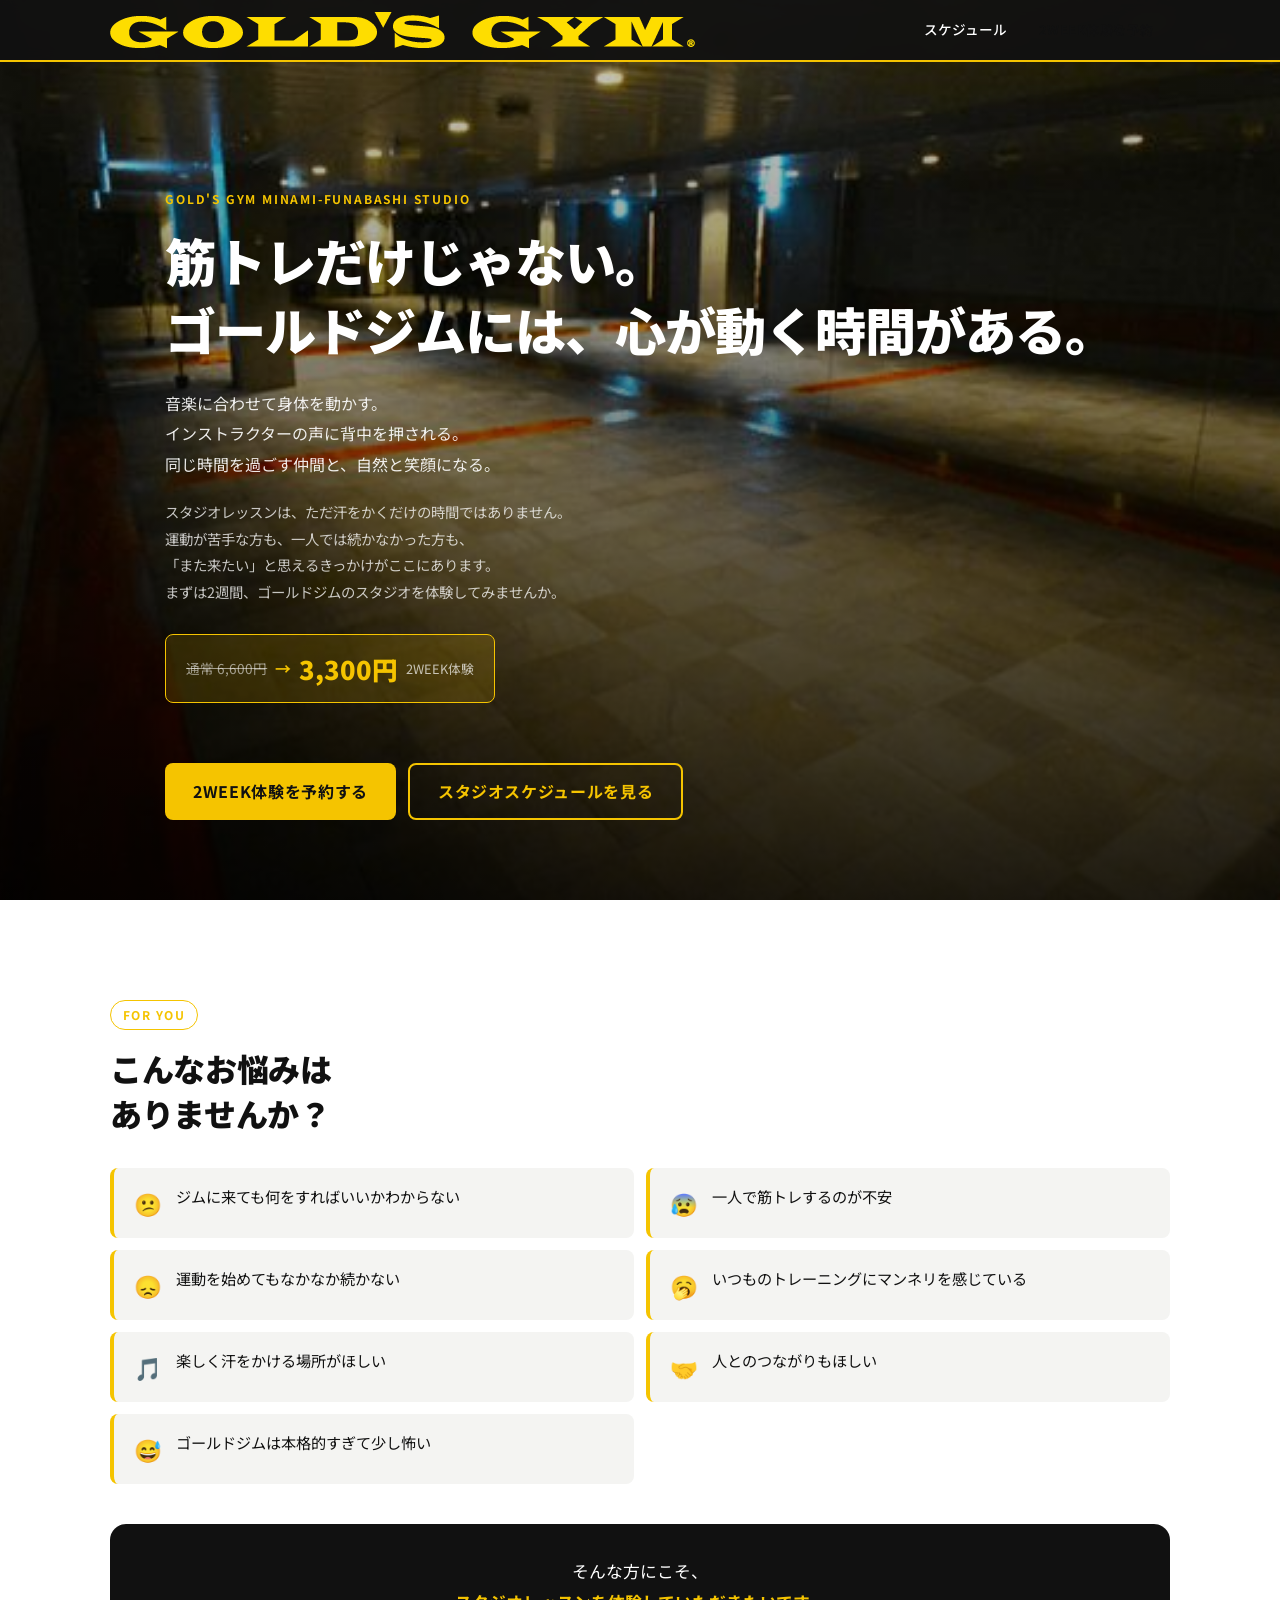
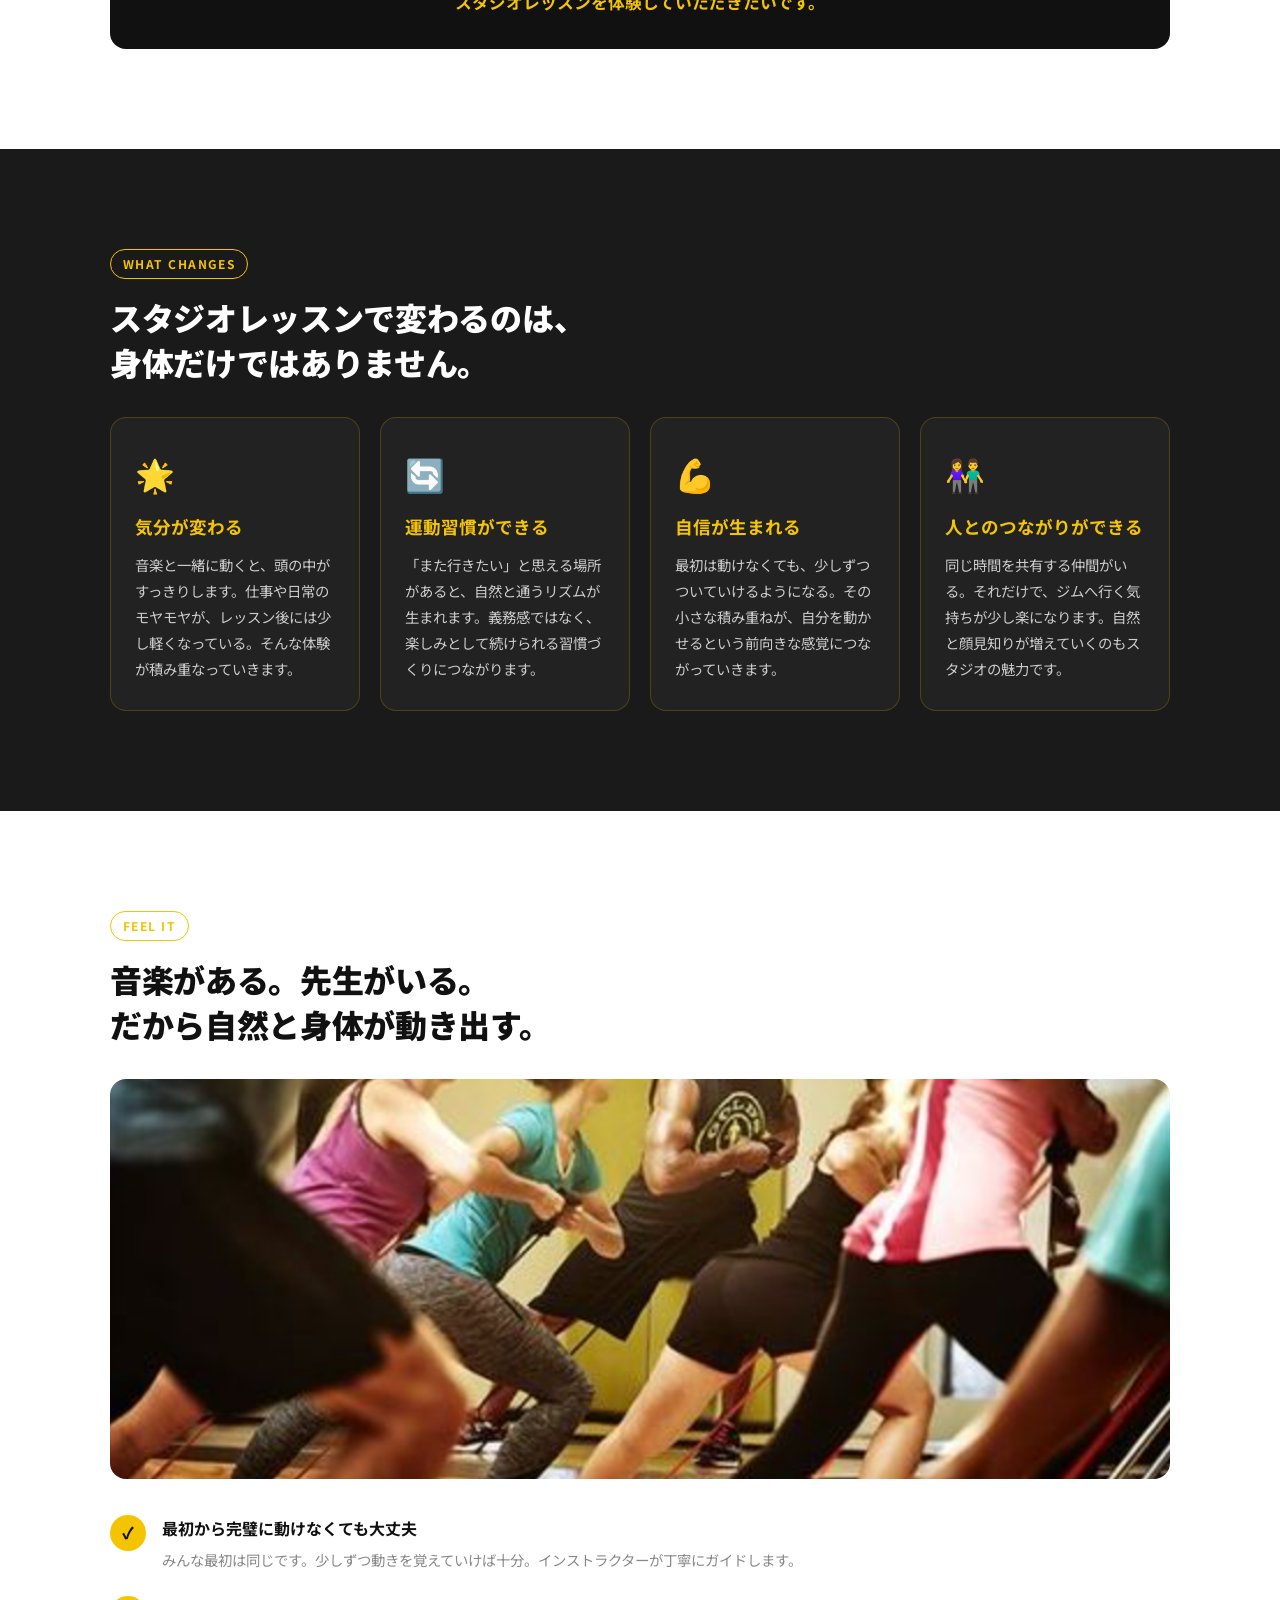
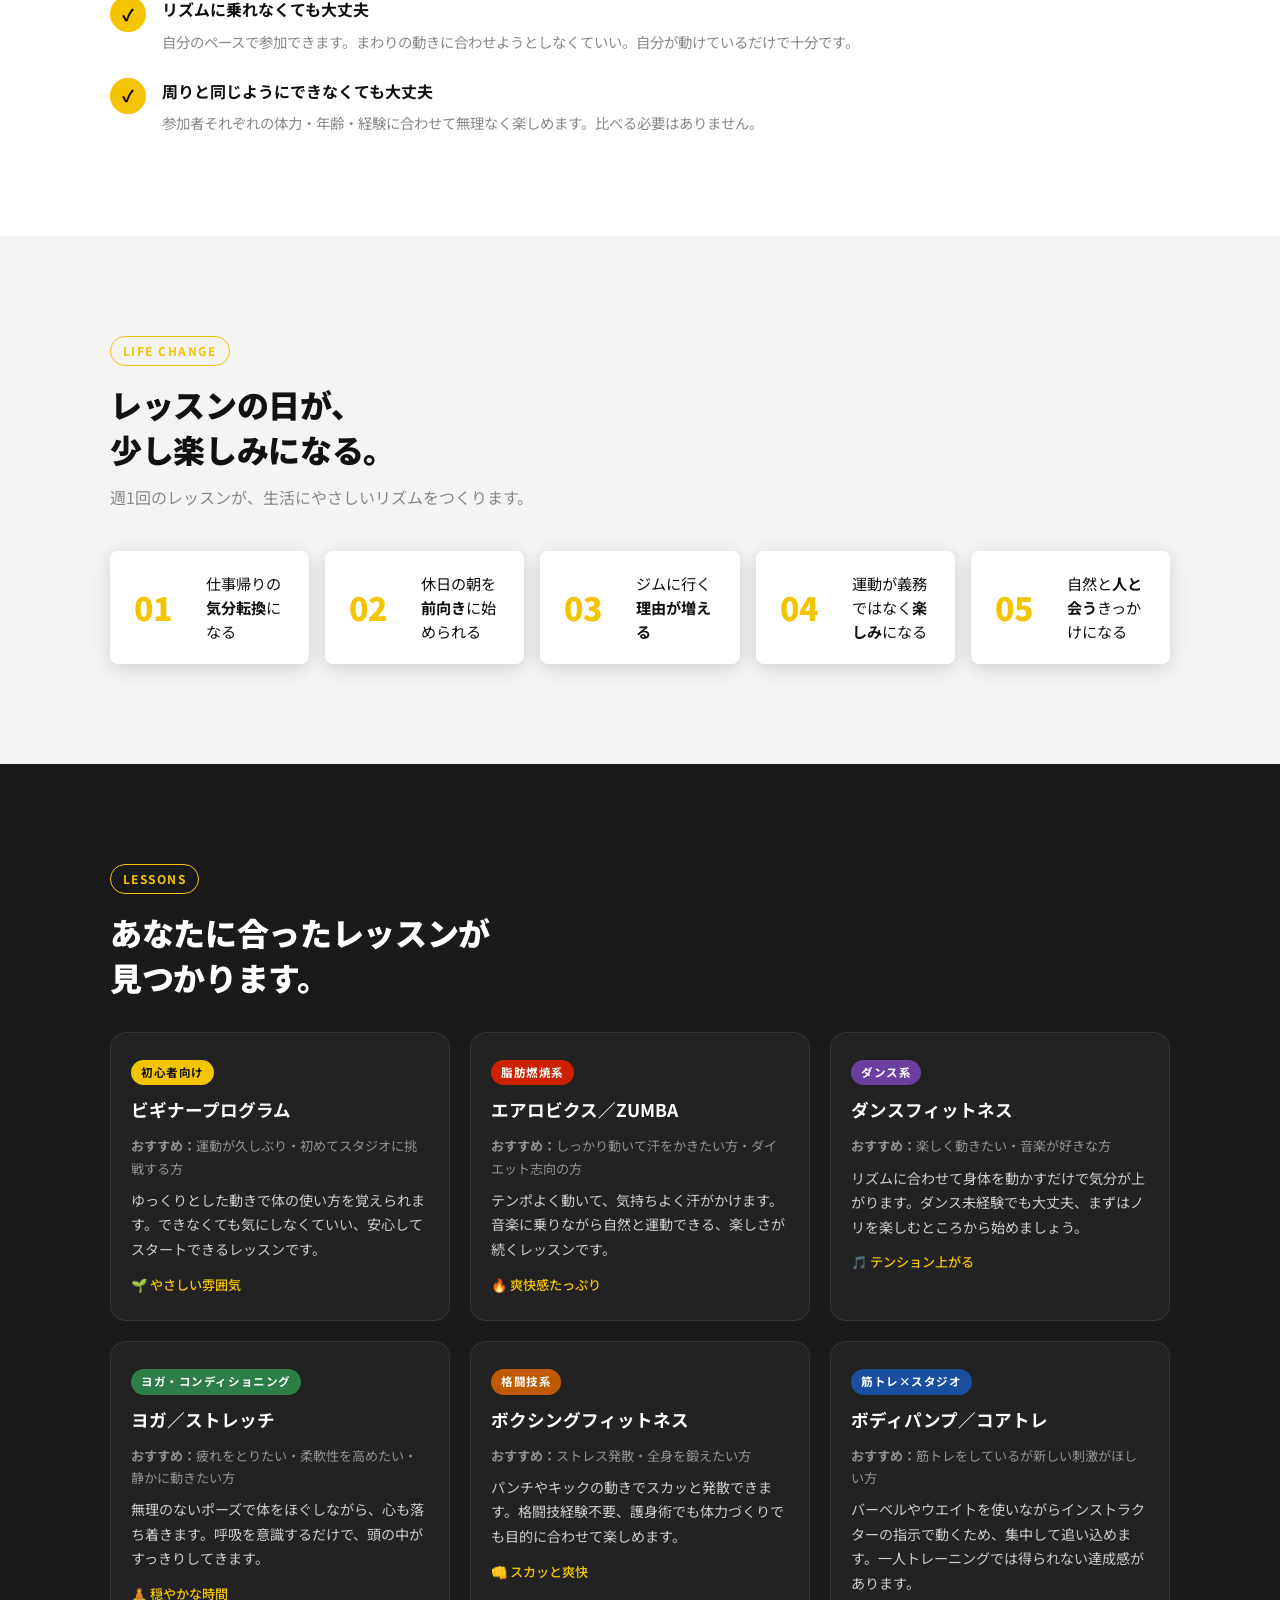
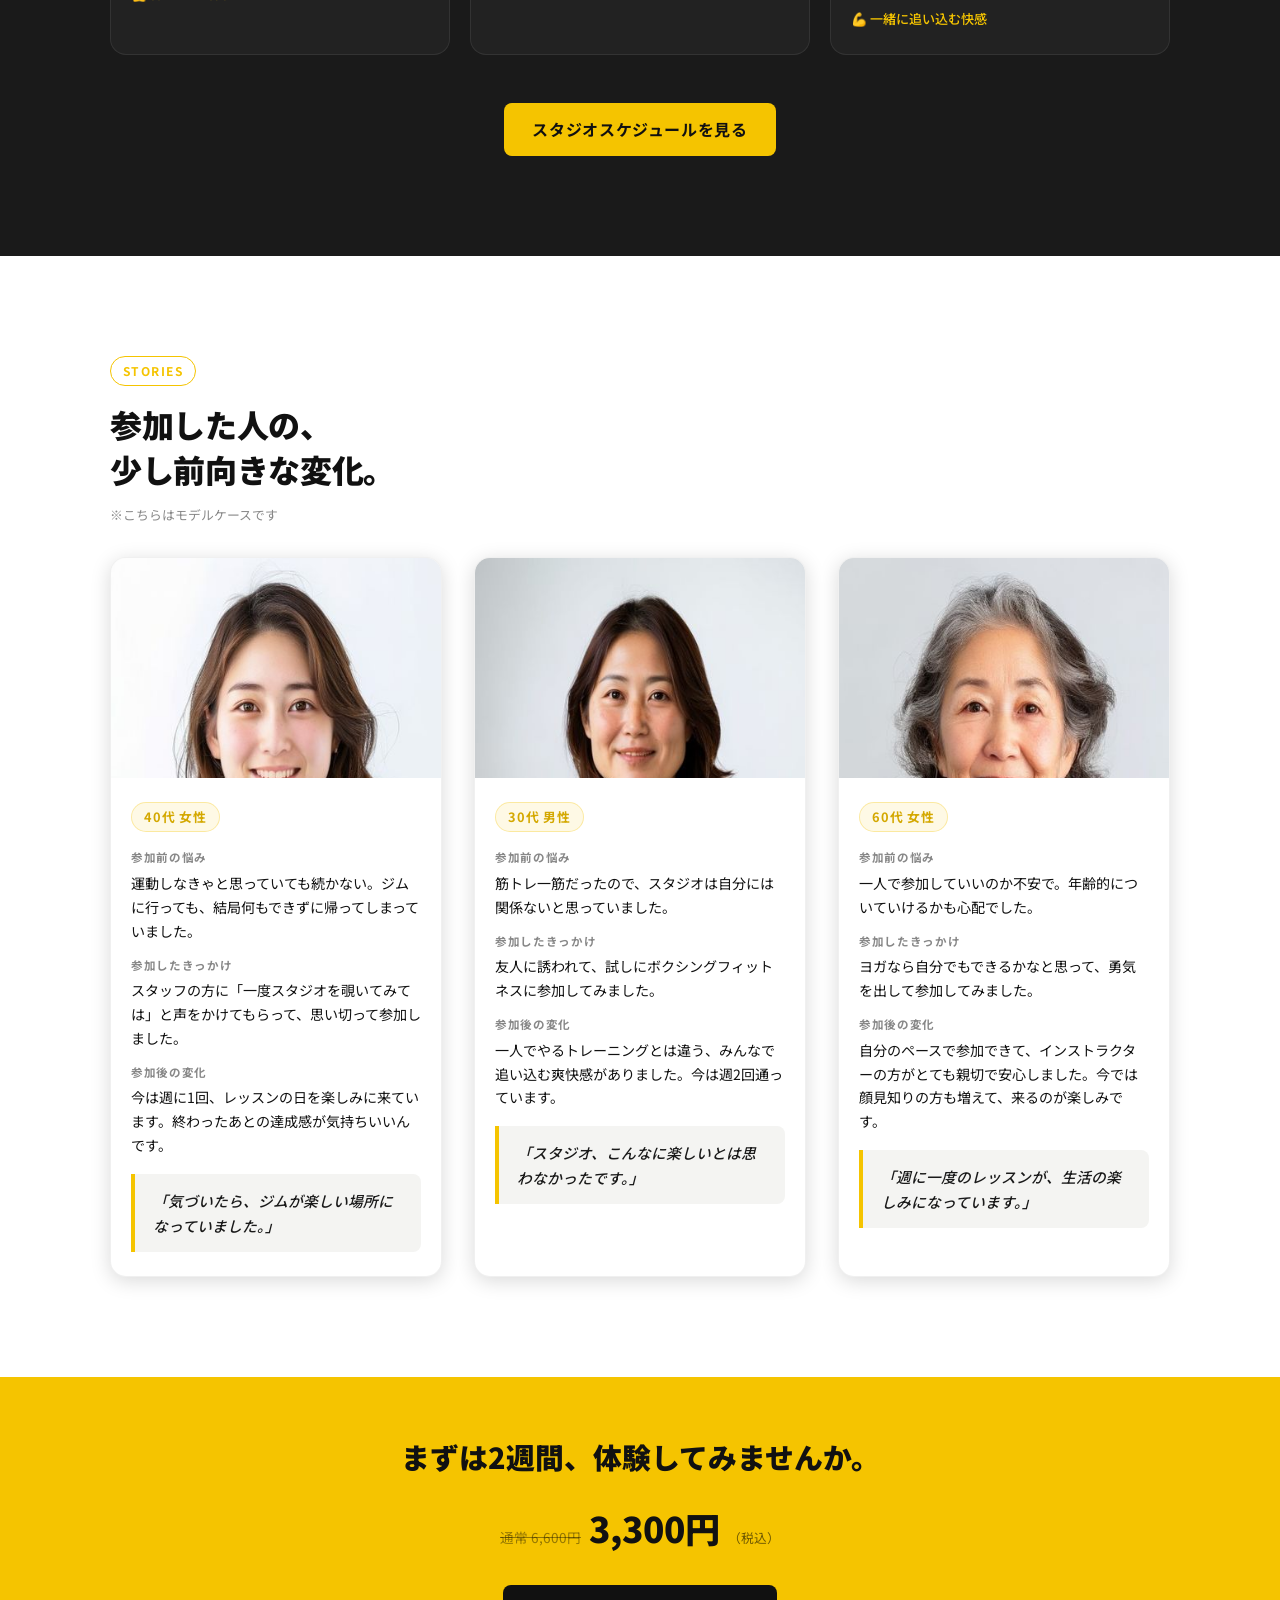
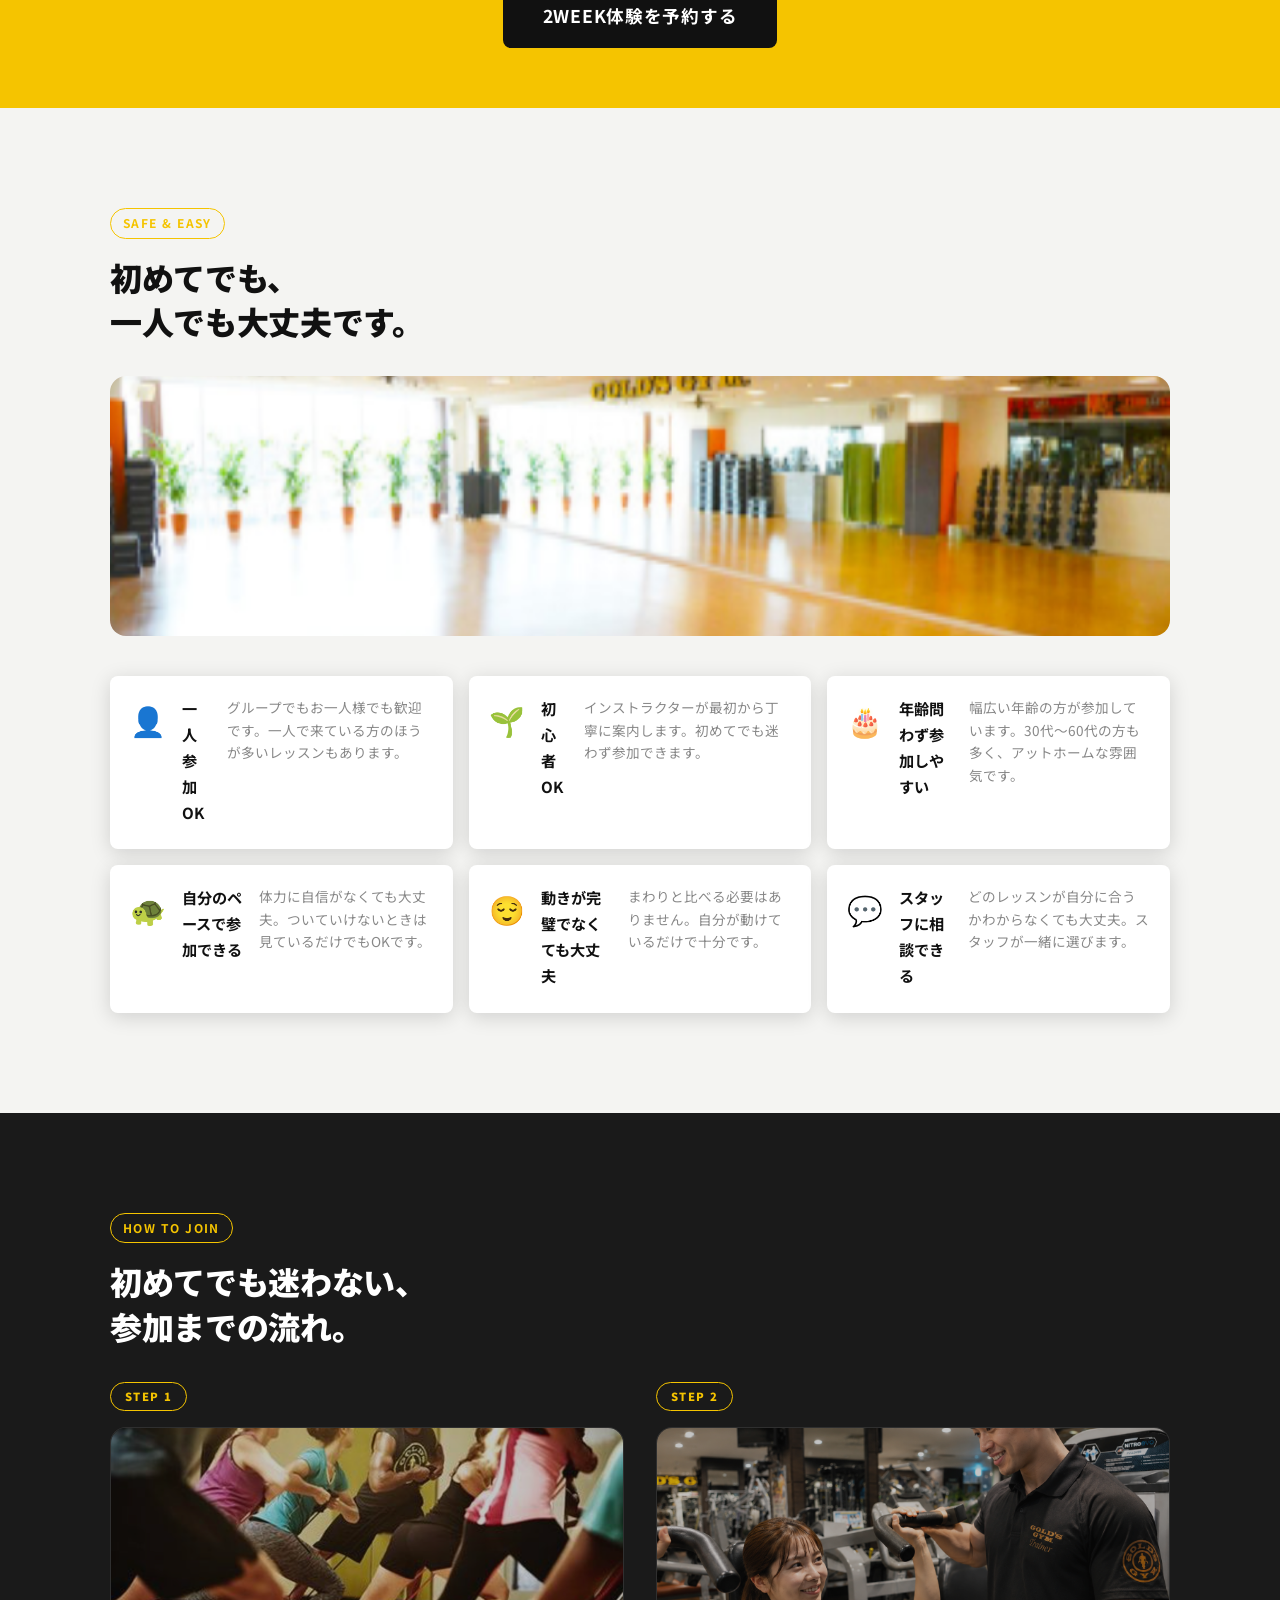
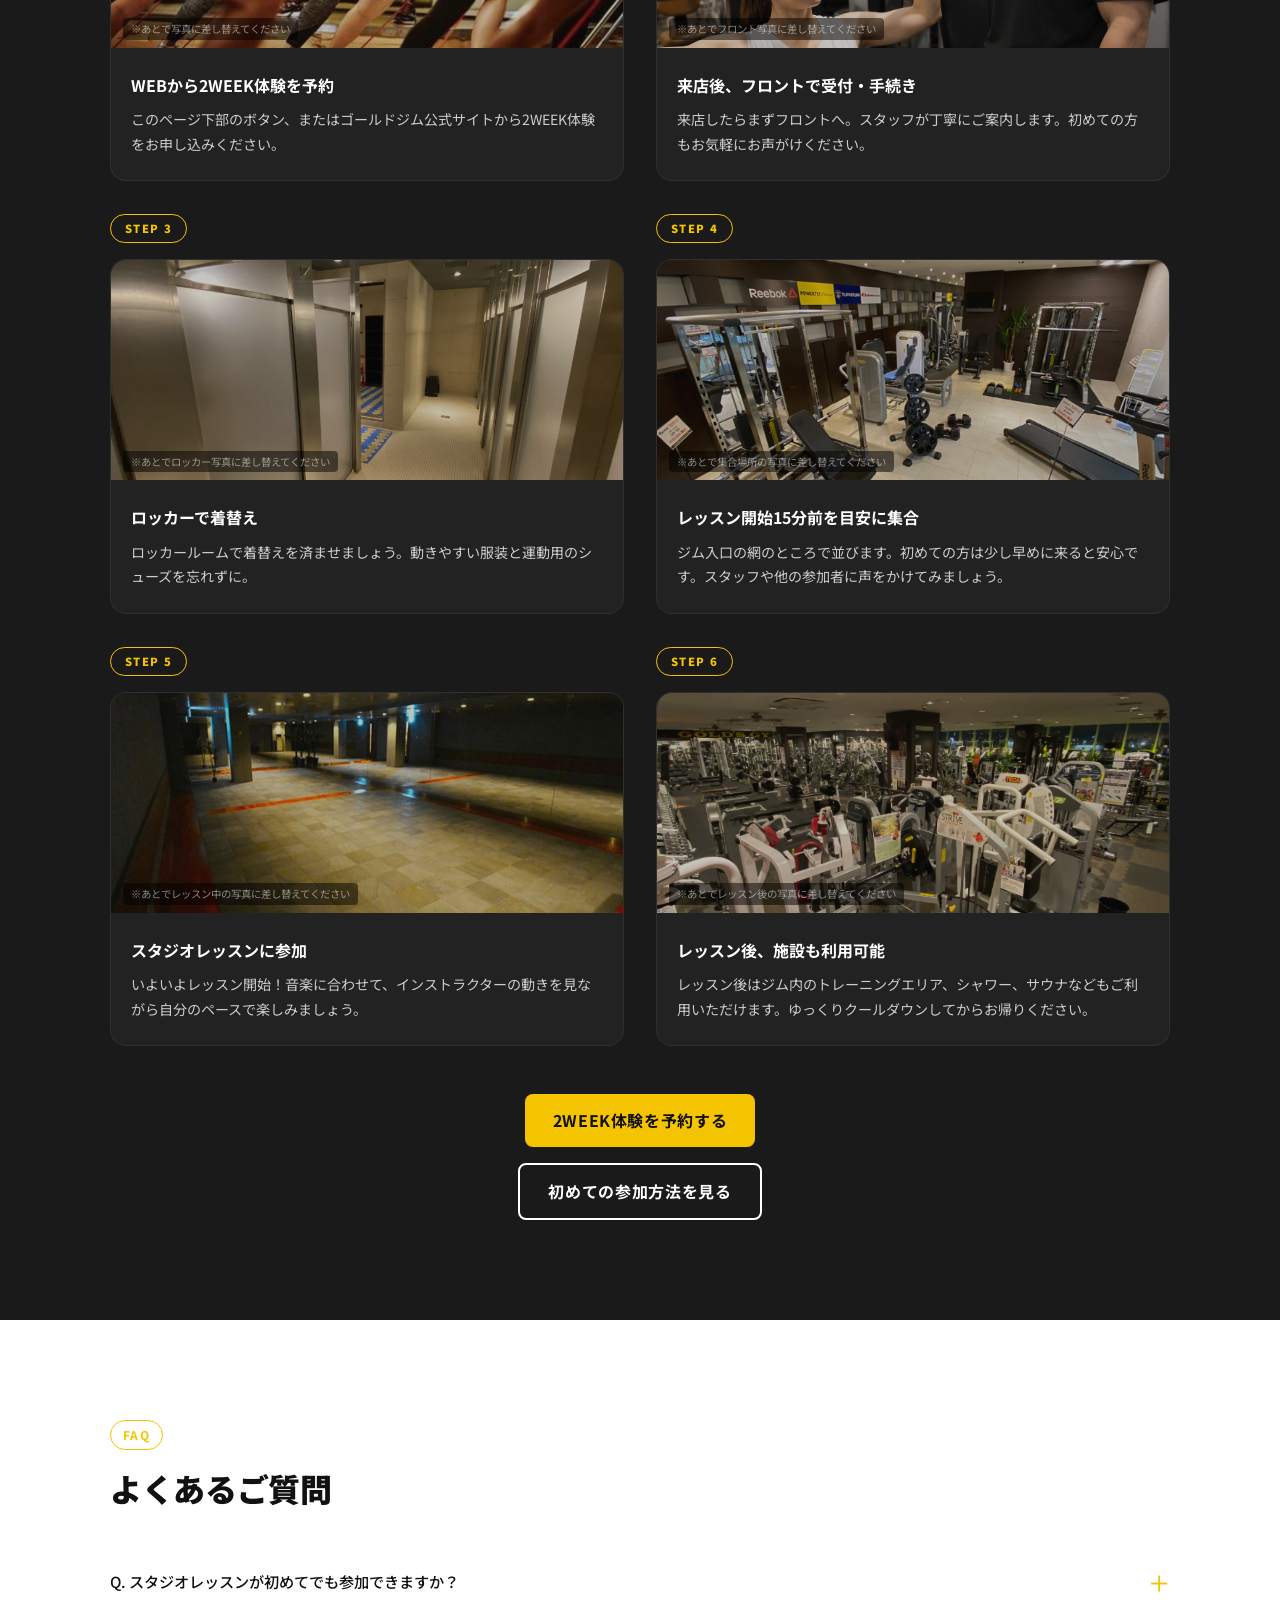
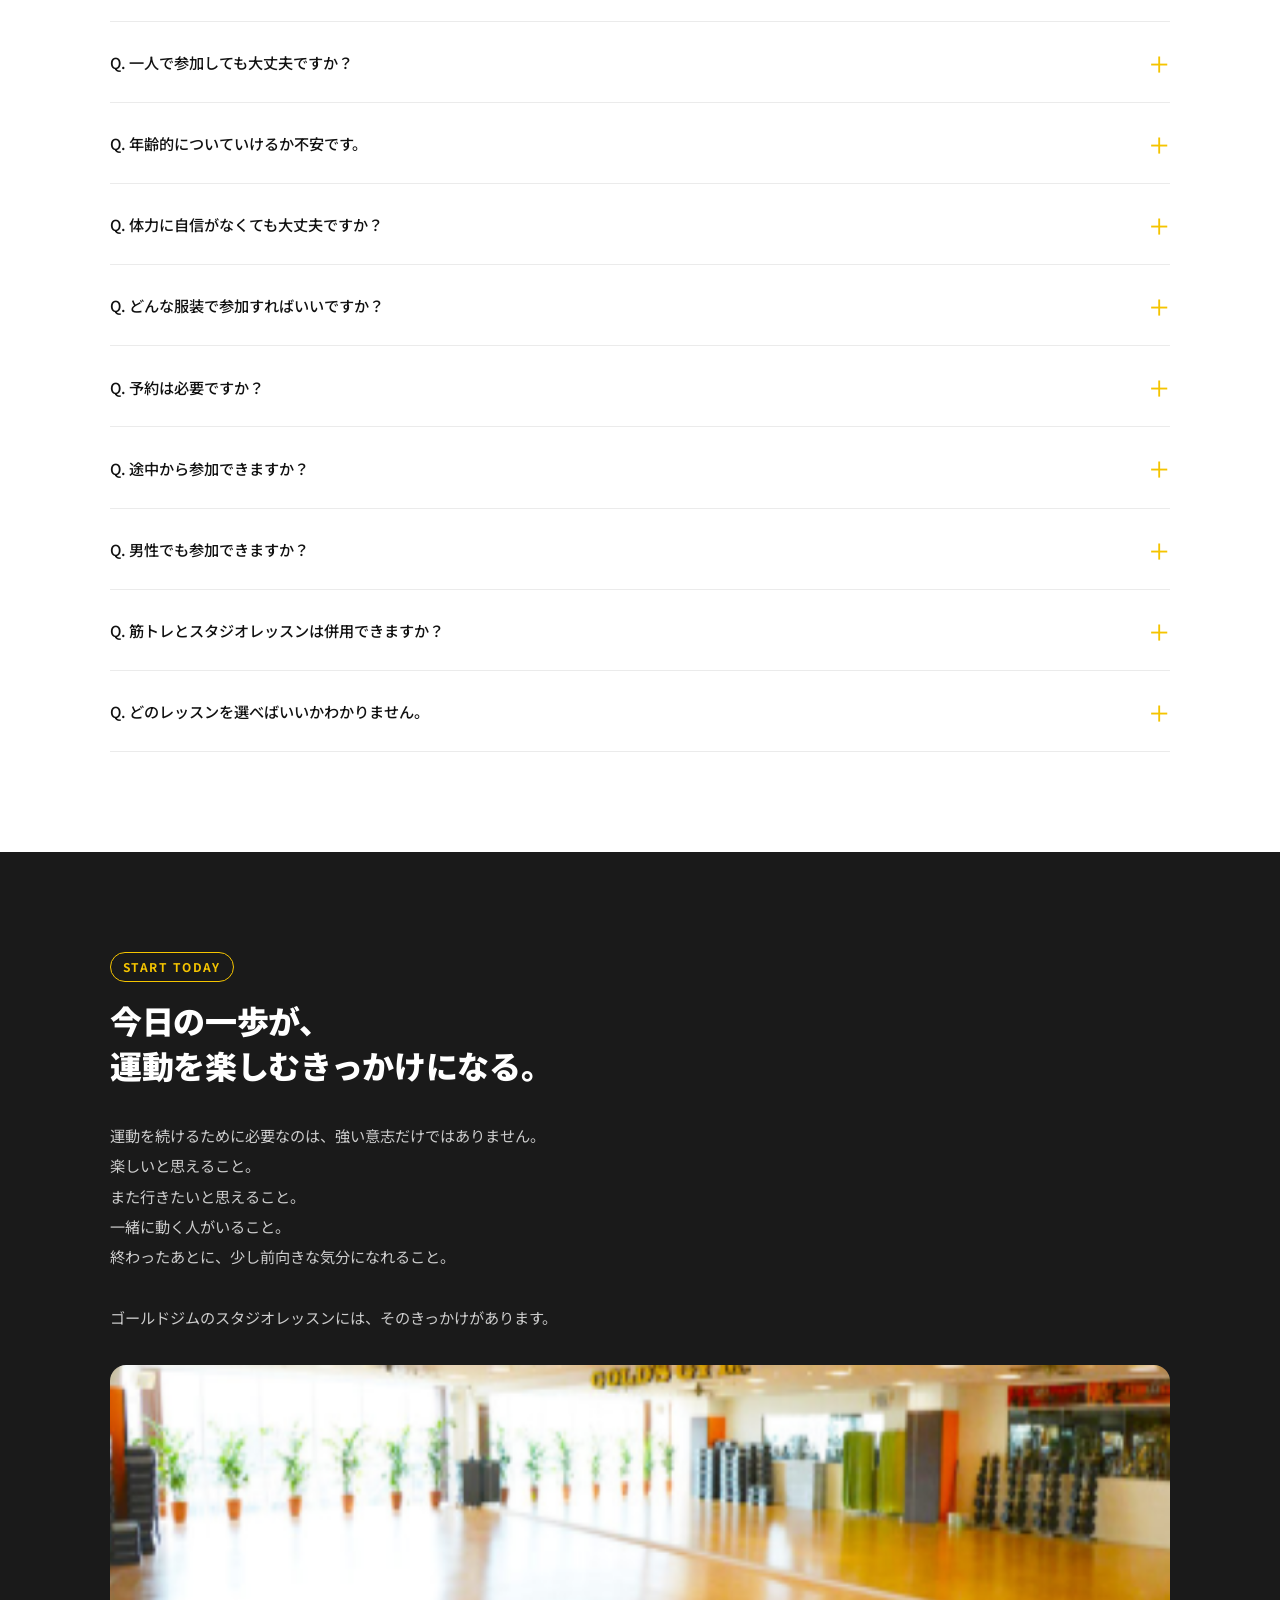
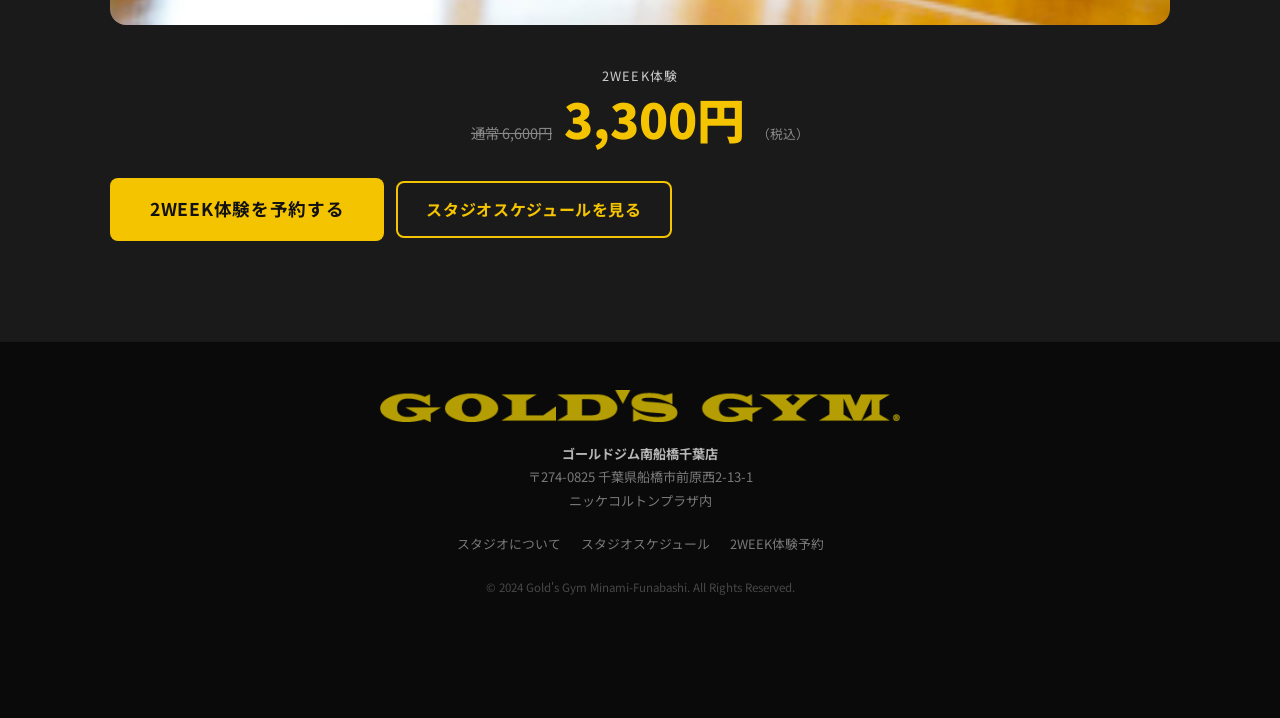
<file: studio/index.html>
<!DOCTYPE html>
<html lang="ja">
<head>
  <meta charset="UTF-8">
  <meta name="viewport" content="width=device-width, initial-scale=1.0">
  <meta name="description" content="ゴールドジム南船橋千葉店のスタジオレッスン専用LP。音楽に合わせて動く、仲間と過ごす、心が動く時間がここにあります。2WEEK体験3,300円で試してみませんか。">
  <title>スタジオレッスン｜ゴールドジム南船橋千葉店</title>
  <link rel="stylesheet" href="style.css">
  <link rel="preconnect" href="https://fonts.googleapis.com">
  <link rel="preconnect" href="https://fonts.gstatic.com" crossorigin>
  <link href="https://fonts.googleapis.com/css2?family=Noto+Sans+JP:wght@400;500;700;900&display=swap" rel="stylesheet">
</head>
<body>

  <!-- ============================================================
       HEADER / STICKY NAV
       ============================================================ -->
  <header class="site-header">
    <div class="header-inner">
      <!-- ロゴ差し替え可能 -->
      <img src="../ロゴ.png" alt="ゴールドジム南船橋千葉店" class="site-logo" loading="lazy">
      <nav class="header-nav">
        <a href="https://www.goldsgym.jp/shop/12135/schedule" class="nav-link" target="_blank" rel="noopener">スケジュール</a>
        <!-- 体験予約リンク: あとで差し替えてください -->
        <a href="#" class="btn btn-sm">2WEEK体験を予約</a>
      </nav>
    </div>
  </header>

  <main>

    <!-- ============================================================
         SECTION 1: HERO / ファーストビュー
         ============================================================ -->
    <section class="hero" id="hero">
      <!-- ヒーロー画像差し替え: src を実際のスタジオレッスン全体写真に変更してください -->
      <div class="hero-bg">
        <img
          src="../HOTスタジオ.jpg"
          alt="ゴールドジム南船橋 スタジオレッスンの様子"
          class="hero-img"
          loading="eager"
        >
        <div class="hero-overlay"></div>
      </div>

      <div class="hero-content container">
        <p class="hero-eyebrow">Gold's Gym Minami-Funabashi Studio</p>
        <h1 class="hero-title">
          筋トレだけじゃない。<br>
          ゴールドジムには、<br class="sp-only">心が動く時間がある。
        </h1>
        <p class="hero-sub">
          音楽に合わせて身体を動かす。<br>
          インストラクターの声に背中を押される。<br>
          同じ時間を過ごす仲間と、自然と笑顔になる。
        </p>
        <p class="hero-body">
          スタジオレッスンは、ただ汗をかくだけの時間ではありません。<br>
          運動が苦手な方も、一人では続かなかった方も、<br>
          「また来たい」と思えるきっかけがここにあります。<br>
          まずは2週間、ゴールドジムのスタジオを体験してみませんか。
        </p>

        <div class="hero-price-badge">
          <span class="price-original">通常 6,600円</span>
          <span class="price-arrow">→</span>
          <span class="price-campaign">3,300円</span>
          <span class="price-label">2WEEK体験</span>
        </div>

        <div class="cta-group">
          <!-- 体験予約リンク: href="#" をあとで差し替えてください -->
          <a href="#" class="btn btn-primary btn-lg">2WEEK体験を予約する</a>
          <a href="https://www.goldsgym.jp/shop/12135/schedule" class="btn btn-outline btn-lg" target="_blank" rel="noopener">スタジオスケジュールを見る</a>
        </div>
      </div>
    </section>

    <!-- ============================================================
         SECTION 2: 共感パート
         ============================================================ -->
    <section class="empathy section" id="empathy">
      <div class="container">
        <div class="section-label">For You</div>
        <h2 class="section-title">こんなお悩みは<br>ありませんか？</h2>

        <ul class="empathy-list">
          <li class="empathy-item">
            <span class="empathy-icon">😕</span>
            <p>ジムに来ても何をすればいいかわからない</p>
          </li>
          <li class="empathy-item">
            <span class="empathy-icon">😰</span>
            <p>一人で筋トレするのが不安</p>
          </li>
          <li class="empathy-item">
            <span class="empathy-icon">😞</span>
            <p>運動を始めてもなかなか続かない</p>
          </li>
          <li class="empathy-item">
            <span class="empathy-icon">🥱</span>
            <p>いつものトレーニングにマンネリを感じている</p>
          </li>
          <li class="empathy-item">
            <span class="empathy-icon">🎵</span>
            <p>楽しく汗をかける場所がほしい</p>
          </li>
          <li class="empathy-item">
            <span class="empathy-icon">🤝</span>
            <p>人とのつながりもほしい</p>
          </li>
          <li class="empathy-item">
            <span class="empathy-icon">😅</span>
            <p>ゴールドジムは本格的すぎて少し怖い</p>
          </li>
        </ul>

        <div class="empathy-message">
          <p>そんな方にこそ、<br><strong>スタジオレッスンを体験していただきたいです。</strong></p>
        </div>
      </div>
    </section>

    <!-- ============================================================
         SECTION 3: 価値提示
         ============================================================ -->
    <section class="value section section-dark" id="value">
      <div class="container">
        <div class="section-label label-yellow">What Changes</div>
        <h2 class="section-title text-white">スタジオレッスンで変わるのは、<br>身体だけではありません。</h2>

        <div class="value-cards">
          <div class="value-card">
            <div class="value-icon">🌟</div>
            <h3 class="value-card-title">気分が変わる</h3>
            <p class="value-card-text">音楽と一緒に動くと、頭の中がすっきりします。仕事や日常のモヤモヤが、レッスン後には少し軽くなっている。そんな体験が積み重なっていきます。</p>
          </div>
          <div class="value-card">
            <div class="value-icon">🔄</div>
            <h3 class="value-card-title">運動習慣ができる</h3>
            <p class="value-card-text">「また行きたい」と思える場所があると、自然と通うリズムが生まれます。義務感ではなく、楽しみとして続けられる習慣づくりにつながります。</p>
          </div>
          <div class="value-card">
            <div class="value-icon">💪</div>
            <h3 class="value-card-title">自信が生まれる</h3>
            <p class="value-card-text">最初は動けなくても、少しずつついていけるようになる。その小さな積み重ねが、自分を動かせるという前向きな感覚につながっていきます。</p>
          </div>
          <div class="value-card">
            <div class="value-icon">👫</div>
            <h3 class="value-card-title">人とのつながりができる</h3>
            <p class="value-card-text">同じ時間を共有する仲間がいる。それだけで、ジムへ行く気持ちが少し楽になります。自然と顔見知りが増えていくのもスタジオの魅力です。</p>
          </div>
        </div>
      </div>
    </section>

    <!-- ============================================================
         SECTION 4: 体験価値
         ============================================================ -->
    <section class="experience section" id="experience">
      <div class="container">
        <div class="section-label">Feel It</div>
        <h2 class="section-title">音楽がある。先生がいる。<br>だから自然と身体が動き出す。</h2>

        <!-- 写真差し替え: インストラクターが案内している写真 -->
        <div class="experience-visual">
          <img
            src="../スタジオ.png"
            alt="インストラクターがレッスンを案内している様子"
            class="experience-img"
            loading="lazy"
          >
        </div>

        <div class="experience-points">
          <div class="exp-point">
            <div class="exp-check">✓</div>
            <div>
              <h3>最初から完璧に動けなくても大丈夫</h3>
              <p>みんな最初は同じです。少しずつ動きを覚えていけば十分。インストラクターが丁寧にガイドします。</p>
            </div>
          </div>
          <div class="exp-point">
            <div class="exp-check">✓</div>
            <div>
              <h3>リズムに乗れなくても大丈夫</h3>
              <p>自分のペースで参加できます。まわりの動きに合わせようとしなくていい。自分が動けているだけで十分です。</p>
            </div>
          </div>
          <div class="exp-point">
            <div class="exp-check">✓</div>
            <div>
              <h3>周りと同じようにできなくても大丈夫</h3>
              <p>参加者それぞれの体力・年齢・経験に合わせて無理なく楽しめます。比べる必要はありません。</p>
            </div>
          </div>
        </div>
      </div>
    </section>

    <!-- ============================================================
         SECTION 5: 人生変化
         ============================================================ -->
    <section class="lifestyle section section-light" id="lifestyle">
      <div class="container">
        <div class="section-label">Life Change</div>
        <h2 class="section-title">レッスンの日が、<br>少し楽しみになる。</h2>
        <p class="section-lead">週1回のレッスンが、生活にやさしいリズムをつくります。</p>

        <div class="lifestyle-grid">
          <div class="lifestyle-item">
            <span class="lifestyle-num">01</span>
            <p>仕事帰りの<strong>気分転換</strong>になる</p>
          </div>
          <div class="lifestyle-item">
            <span class="lifestyle-num">02</span>
            <p>休日の朝を<strong>前向き</strong>に始められる</p>
          </div>
          <div class="lifestyle-item">
            <span class="lifestyle-num">03</span>
            <p>ジムに行く<strong>理由が増える</strong></p>
          </div>
          <div class="lifestyle-item">
            <span class="lifestyle-num">04</span>
            <p>運動が義務ではなく<strong>楽しみ</strong>になる</p>
          </div>
          <div class="lifestyle-item">
            <span class="lifestyle-num">05</span>
            <p>自然と<strong>人と会う</strong>きっかけになる</p>
          </div>
        </div>
      </div>
    </section>

    <!-- ============================================================
         SECTION 6: レッスン紹介
         ============================================================ -->
    <section class="lessons section section-dark" id="lessons">
      <div class="container">
        <div class="section-label label-yellow">Lessons</div>
        <h2 class="section-title text-white">あなたに合ったレッスンが<br>見つかります。</h2>

        <div class="lesson-cards">

          <div class="lesson-card">
            <div class="lesson-tag">初心者向け</div>
            <h3 class="lesson-name">ビギナープログラム</h3>
            <p class="lesson-for"><strong>おすすめ：</strong>運動が久しぶり・初めてスタジオに挑戦する方</p>
            <p class="lesson-desc">ゆっくりとした動きで体の使い方を覚えられます。できなくても気にしなくていい、安心してスタートできるレッスンです。</p>
            <div class="lesson-mood">🌱 やさしい雰囲気</div>
          </div>

          <div class="lesson-card">
            <div class="lesson-tag tag-red">脂肪燃焼系</div>
            <h3 class="lesson-name">エアロビクス／ZUMBA</h3>
            <p class="lesson-for"><strong>おすすめ：</strong>しっかり動いて汗をかきたい方・ダイエット志向の方</p>
            <p class="lesson-desc">テンポよく動いて、気持ちよく汗がかけます。音楽に乗りながら自然と運動できる、楽しさが続くレッスンです。</p>
            <div class="lesson-mood">🔥 爽快感たっぷり</div>
          </div>

          <div class="lesson-card">
            <div class="lesson-tag tag-purple">ダンス系</div>
            <h3 class="lesson-name">ダンスフィットネス</h3>
            <p class="lesson-for"><strong>おすすめ：</strong>楽しく動きたい・音楽が好きな方</p>
            <p class="lesson-desc">リズムに合わせて身体を動かすだけで気分が上がります。ダンス未経験でも大丈夫、まずはノリを楽しむところから始めましょう。</p>
            <div class="lesson-mood">🎵 テンション上がる</div>
          </div>

          <div class="lesson-card">
            <div class="lesson-tag tag-green">ヨガ・コンディショニング</div>
            <h3 class="lesson-name">ヨガ／ストレッチ</h3>
            <p class="lesson-for"><strong>おすすめ：</strong>疲れをとりたい・柔軟性を高めたい・静かに動きたい方</p>
            <p class="lesson-desc">無理のないポーズで体をほぐしながら、心も落ち着きます。呼吸を意識するだけで、頭の中がすっきりしてきます。</p>
            <div class="lesson-mood">🧘 穏やかな時間</div>
          </div>

          <div class="lesson-card">
            <div class="lesson-tag tag-orange">格闘技系</div>
            <h3 class="lesson-name">ボクシングフィットネス</h3>
            <p class="lesson-for"><strong>おすすめ：</strong>ストレス発散・全身を鍛えたい方</p>
            <p class="lesson-desc">パンチやキックの動きでスカッと発散できます。格闘技経験不要、護身術でも体力づくりでも目的に合わせて楽しめます。</p>
            <div class="lesson-mood">👊 スカッと爽快</div>
          </div>

          <div class="lesson-card">
            <div class="lesson-tag tag-blue">筋トレ×スタジオ</div>
            <h3 class="lesson-name">ボディパンプ／コアトレ</h3>
            <p class="lesson-for"><strong>おすすめ：</strong>筋トレをしているが新しい刺激がほしい方</p>
            <p class="lesson-desc">バーベルやウエイトを使いながらインストラクターの指示で動くため、集中して追い込めます。一人トレーニングでは得られない達成感があります。</p>
            <div class="lesson-mood">💪 一緒に追い込む快感</div>
          </div>

        </div>

        <div class="cta-center">
          <a href="https://www.goldsgym.jp/shop/12135/schedule" class="btn btn-yellow btn-lg" target="_blank" rel="noopener">スタジオスケジュールを見る</a>
        </div>
      </div>
    </section>

    <!-- ============================================================
         SECTION 7: 参加者ストーリー
         ============================================================ -->
    <section class="stories section" id="stories">
      <div class="container">
        <div class="section-label">Stories</div>
        <h2 class="section-title">参加した人の、<br>少し前向きな変化。</h2>
        <p class="section-sub">※こちらはモデルケースです</p>

        <div class="story-cards">

          <div class="story-card">
            <!-- 写真差し替え: 40代女性の参加者イメージ写真 -->
            <div class="story-photo">
              <img src="../persona_1.jpg" alt="40代女性参加者のイメージ" loading="lazy">
            </div>
            <div class="story-content">
              <div class="story-profile">40代 女性</div>
              <div class="story-before">
                <span class="story-label">参加前の悩み</span>
                <p>運動しなきゃと思っていても続かない。ジムに行っても、結局何もできずに帰ってしまっていました。</p>
              </div>
              <div class="story-trigger">
                <span class="story-label">参加したきっかけ</span>
                <p>スタッフの方に「一度スタジオを覗いてみては」と声をかけてもらって、思い切って参加しました。</p>
              </div>
              <div class="story-after">
                <span class="story-label">参加後の変化</span>
                <p>今は週に1回、レッスンの日を楽しみに来ています。終わったあとの達成感が気持ちいいんです。</p>
              </div>
              <blockquote class="story-quote">「気づいたら、ジムが楽しい場所になっていました。」</blockquote>
            </div>
          </div>

          <div class="story-card">
            <!-- 写真差し替え: 30代男性の参加者イメージ写真 -->
            <div class="story-photo">
              <img src="../persona_2.jpg" alt="30代男性参加者のイメージ" loading="lazy">
            </div>
            <div class="story-content">
              <div class="story-profile">30代 男性</div>
              <div class="story-before">
                <span class="story-label">参加前の悩み</span>
                <p>筋トレ一筋だったので、スタジオは自分には関係ないと思っていました。</p>
              </div>
              <div class="story-trigger">
                <span class="story-label">参加したきっかけ</span>
                <p>友人に誘われて、試しにボクシングフィットネスに参加してみました。</p>
              </div>
              <div class="story-after">
                <span class="story-label">参加後の変化</span>
                <p>一人でやるトレーニングとは違う、みんなで追い込む爽快感がありました。今は週2回通っています。</p>
              </div>
              <blockquote class="story-quote">「スタジオ、こんなに楽しいとは思わなかったです。」</blockquote>
            </div>
          </div>

          <div class="story-card">
            <!-- 写真差し替え: 60代女性の参加者イメージ写真 -->
            <div class="story-photo">
              <img src="../persona_3.jpg" alt="60代女性参加者のイメージ" loading="lazy">
            </div>
            <div class="story-content">
              <div class="story-profile">60代 女性</div>
              <div class="story-before">
                <span class="story-label">参加前の悩み</span>
                <p>一人で参加していいのか不安で。年齢的についていけるかも心配でした。</p>
              </div>
              <div class="story-trigger">
                <span class="story-label">参加したきっかけ</span>
                <p>ヨガなら自分でもできるかなと思って、勇気を出して参加してみました。</p>
              </div>
              <div class="story-after">
                <span class="story-label">参加後の変化</span>
                <p>自分のペースで参加できて、インストラクターの方がとても親切で安心しました。今では顔見知りの方も増えて、来るのが楽しみです。</p>
              </div>
              <blockquote class="story-quote">「週に一度のレッスンが、生活の楽しみになっています。」</blockquote>
            </div>
          </div>

        </div>
      </div>
    </section>

    <!-- CTA (中盤) -->
    <section class="cta-mid section section-yellow" id="cta-mid">
      <div class="container text-center">
        <h2 class="cta-mid-title">まずは2週間、体験してみませんか。</h2>
        <div class="cta-price-badge">
          <span class="price-original-sm">通常 6,600円</span>
          <span class="price-campaign-lg">3,300円</span>
          <span class="price-label-sm">（税込）</span>
        </div>
        <!-- 体験予約リンク: href="#" をあとで差し替えてください -->
        <a href="#" class="btn btn-dark btn-xl">2WEEK体験を予約する</a>
      </div>
    </section>

    <!-- ============================================================
         SECTION 8: 安心材料
         ============================================================ -->
    <section class="safety section section-light" id="safety">
      <div class="container">
        <div class="section-label">Safe & Easy</div>
        <h2 class="section-title">初めてでも、<br>一人でも大丈夫です。</h2>

        <!-- 写真差し替え: 30〜60代の方が自然に参加している写真 -->
        <div class="safety-visual">
          <img
            src="../スタジオ1.png"
            alt="スタジオレッスンに参加している様子"
            class="safety-img"
            loading="lazy"
          >
        </div>

        <div class="safety-list">
          <div class="safety-item">
            <div class="safety-icon">👤</div>
            <h3>一人参加OK</h3>
            <p>グループでもお一人様でも歓迎です。一人で来ている方のほうが多いレッスンもあります。</p>
          </div>
          <div class="safety-item">
            <div class="safety-icon">🌱</div>
            <h3>初心者OK</h3>
            <p>インストラクターが最初から丁寧に案内します。初めてでも迷わず参加できます。</p>
          </div>
          <div class="safety-item">
            <div class="safety-icon">🎂</div>
            <h3>年齢問わず参加しやすい</h3>
            <p>幅広い年齢の方が参加しています。30代〜60代の方も多く、アットホームな雰囲気です。</p>
          </div>
          <div class="safety-item">
            <div class="safety-icon">🐢</div>
            <h3>自分のペースで参加できる</h3>
            <p>体力に自信がなくても大丈夫。ついていけないときは見ているだけでもOKです。</p>
          </div>
          <div class="safety-item">
            <div class="safety-icon">😌</div>
            <h3>動きが完璧でなくても大丈夫</h3>
            <p>まわりと比べる必要はありません。自分が動けているだけで十分です。</p>
          </div>
          <div class="safety-item">
            <div class="safety-icon">💬</div>
            <h3>スタッフに相談できる</h3>
            <p>どのレッスンが自分に合うかわからなくても大丈夫。スタッフが一緒に選びます。</p>
          </div>
        </div>
      </div>
    </section>

    <!-- ============================================================
         SECTION 9: 参加方法
         ============================================================ -->
    <section class="howto section section-dark" id="howto">
      <div class="container">
        <div class="section-label label-yellow">How To Join</div>
        <h2 class="section-title text-white">初めてでも迷わない、<br>参加までの流れ。</h2>

        <div class="steps">

          <div class="step">
            <div class="step-num">STEP 1</div>
            <div class="step-content">
              <!-- 写真差し替え: スケジュールを見ている写真 / スマホで予約している写真 -->
              <div class="step-photo">
                <img src="../スタジオ.png" alt="WEBから予約している様子" loading="lazy">
                <span class="step-photo-note">※あとで写真に差し替えてください</span>
              </div>
              <div class="step-text">
                <h3>WEBから2WEEK体験を予約</h3>
                <p>このページ下部のボタン、またはゴールドジム公式サイトから2WEEK体験をお申し込みください。</p>
              </div>
            </div>
          </div>

          <div class="step">
            <div class="step-num">STEP 2</div>
            <div class="step-content">
              <!-- 写真差し替え: フロント受付の写真 -->
              <div class="step-photo">
                <img src="../サポート写真.PNG" alt="フロントで受付している様子" loading="lazy">
                <span class="step-photo-note">※あとでフロント写真に差し替えてください</span>
              </div>
              <div class="step-text">
                <h3>来店後、フロントで受付・手続き</h3>
                <p>来店したらまずフロントへ。スタッフが丁寧にご案内します。初めての方もお気軽にお声がけください。</p>
              </div>
            </div>
          </div>

          <div class="step">
            <div class="step-num">STEP 3</div>
            <div class="step-content">
              <!-- 写真差し替え: ロッカー入口の写真 -->
              <div class="step-photo">
                <img src="../シャワールーム.png" alt="ロッカールームの様子" loading="lazy">
                <span class="step-photo-note">※あとでロッカー写真に差し替えてください</span>
              </div>
              <div class="step-text">
                <h3>ロッカーで着替え</h3>
                <p>ロッカールームで着替えを済ませましょう。動きやすい服装と運動用のシューズを忘れずに。</p>
              </div>
            </div>
          </div>

          <div class="step">
            <div class="step-num">STEP 4</div>
            <div class="step-content">
              <!-- 写真差し替え: ジム入口の網のところに並ぶ写真 -->
              <div class="step-photo">
                <img src="../ゴールドジムゲート.png" alt="ジム入口のゲート前に並ぶ様子" loading="lazy">
                <span class="step-photo-note">※あとで集合場所の写真に差し替えてください</span>
              </div>
              <div class="step-text">
                <h3>レッスン開始15分前を目安に集合</h3>
                <p>ジム入口の網のところで並びます。初めての方は少し早めに来ると安心です。スタッフや他の参加者に声をかけてみましょう。</p>
              </div>
            </div>
          </div>

          <div class="step">
            <div class="step-num">STEP 5</div>
            <div class="step-content">
              <!-- 写真差し替え: スタジオ入口の写真 / レッスン中の写真 -->
              <div class="step-photo">
                <img src="../HOTスタジオ.jpg" alt="スタジオレッスンに参加している様子" loading="lazy">
                <span class="step-photo-note">※あとでレッスン中の写真に差し替えてください</span>
              </div>
              <div class="step-text">
                <h3>スタジオレッスンに参加</h3>
                <p>いよいよレッスン開始！音楽に合わせて、インストラクターの動きを見ながら自分のペースで楽しみましょう。</p>
              </div>
            </div>
          </div>

          <div class="step">
            <div class="step-num">STEP 6</div>
            <div class="step-content">
              <!-- 写真差し替え: レッスン後の笑顔・達成感の写真 -->
              <div class="step-photo">
                <img src="../ジムエリア広大.png" alt="レッスン後に施設を利用している様子" loading="lazy">
                <span class="step-photo-note">※あとでレッスン後の写真に差し替えてください</span>
              </div>
              <div class="step-text">
                <h3>レッスン後、施設も利用可能</h3>
                <p>レッスン後はジム内のトレーニングエリア、シャワー、サウナなどもご利用いただけます。ゆっくりクールダウンしてからお帰りください。</p>
              </div>
            </div>
          </div>

        </div>

        <div class="cta-center">
          <!-- 体験予約リンク: href="#" をあとで差し替えてください -->
          <a href="#" class="btn btn-yellow btn-lg">2WEEK体験を予約する</a>
          <a href="https://www.goldsgym.jp/studio" class="btn btn-outline-white btn-lg" target="_blank" rel="noopener">初めての参加方法を見る</a>
        </div>
      </div>
    </section>

    <!-- ============================================================
         SECTION 10: FAQ
         ============================================================ -->
    <section class="faq section" id="faq">
      <div class="container">
        <div class="section-label">FAQ</div>
        <h2 class="section-title">よくあるご質問</h2>

        <div class="faq-list" role="list">

          <div class="faq-item" role="listitem">
            <button class="faq-question" aria-expanded="false" aria-controls="faq-1">
              <span>Q. スタジオレッスンが初めてでも参加できますか？</span>
              <span class="faq-icon" aria-hidden="true">＋</span>
            </button>
            <div class="faq-answer" id="faq-1" hidden>
              <p>はい、もちろんご参加いただけます。インストラクターが最初から丁寧に動きをご案内しますので、初めてでも安心して参加できます。まずは見学するだけでも構いません。お気軽にご参加ください。</p>
            </div>
          </div>

          <div class="faq-item" role="listitem">
            <button class="faq-question" aria-expanded="false" aria-controls="faq-2">
              <span>Q. 一人で参加しても大丈夫ですか？</span>
              <span class="faq-icon" aria-hidden="true">＋</span>
            </button>
            <div class="faq-answer" id="faq-2" hidden>
              <p>大丈夫です。一人で参加している方がほとんどです。レッスン中はインストラクターの動きを見ながら個人のペースで参加しますので、グループ行動などはありません。ご安心ください。</p>
            </div>
          </div>

          <div class="faq-item" role="listitem">
            <button class="faq-question" aria-expanded="false" aria-controls="faq-3">
              <span>Q. 年齢的についていけるか不安です。</span>
              <span class="faq-icon" aria-hidden="true">＋</span>
            </button>
            <div class="faq-answer" id="faq-3" hidden>
              <p>30代〜60代の幅広い年齢の方が参加されています。ヨガやストレッチなど、ゆっくりとした動きのレッスンから始めることもできますので、ご自身の体力に合ったレッスンをスタッフと一緒に選んでみてください。</p>
            </div>
          </div>

          <div class="faq-item" role="listitem">
            <button class="faq-question" aria-expanded="false" aria-controls="faq-4">
              <span>Q. 体力に自信がなくても大丈夫ですか？</span>
              <span class="faq-icon" aria-hidden="true">＋</span>
            </button>
            <div class="faq-answer" id="faq-4" hidden>
              <p>はい、大丈夫です。レッスン中、無理をする必要はありません。きつくなったら休んでもいいですし、見ているだけでも構いません。自分のペースで参加できることが、スタジオレッスンの良いところです。</p>
            </div>
          </div>

          <div class="faq-item" role="listitem">
            <button class="faq-question" aria-expanded="false" aria-controls="faq-5">
              <span>Q. どんな服装で参加すればいいですか？</span>
              <span class="faq-icon" aria-hidden="true">＋</span>
            </button>
            <div class="faq-answer" id="faq-5" hidden>
              <p>動きやすいウェアと運動用のシューズをご用意ください。特別なレッスン用ウェアは必要ありません。タオルと水分補給のための飲み物もお忘れなく。</p>
            </div>
          </div>

          <div class="faq-item" role="listitem">
            <button class="faq-question" aria-expanded="false" aria-controls="faq-6">
              <span>Q. 予約は必要ですか？</span>
              <span class="faq-icon" aria-hidden="true">＋</span>
            </button>
            <div class="faq-answer" id="faq-6" hidden>
              <p>レッスンによっては予約が必要なものと、当日参加できるものがあります。スケジュールページでご確認いただくか、フロントスタッフにお問い合わせください。2WEEK体験の場合は事前予約をおすすめしています。</p>
            </div>
          </div>

          <div class="faq-item" role="listitem">
            <button class="faq-question" aria-expanded="false" aria-controls="faq-7">
              <span>Q. 途中から参加できますか？</span>
              <span class="faq-icon" aria-hidden="true">＋</span>
            </button>
            <div class="faq-answer" id="faq-7" hidden>
              <p>レッスンの途中からのご参加はお断りしています。安全のため、また他の参加者への配慮から、開始時間に合わせてお越しください。開始の15分前を目安にご集合いただくことをおすすめします。</p>
            </div>
          </div>

          <div class="faq-item" role="listitem">
            <button class="faq-question" aria-expanded="false" aria-controls="faq-8">
              <span>Q. 男性でも参加できますか？</span>
              <span class="faq-icon" aria-hidden="true">＋</span>
            </button>
            <div class="faq-answer" id="faq-8" hidden>
              <p>はい、もちろん参加できます。ボクシングフィットネスやボディパンプなど、男性に人気のレッスンもたくさんあります。性別に関係なく、どなたでもお気軽にご参加ください。</p>
            </div>
          </div>

          <div class="faq-item" role="listitem">
            <button class="faq-question" aria-expanded="false" aria-controls="faq-9">
              <span>Q. 筋トレとスタジオレッスンは併用できますか？</span>
              <span class="faq-icon" aria-hidden="true">＋</span>
            </button>
            <div class="faq-answer" id="faq-9" hidden>
              <p>もちろんです。多くの会員様が筋トレとスタジオレッスンを組み合わせてご利用されています。レッスン前後にトレーニングエリアを利用することも可能です。スタッフにご相談いただければ、効果的な組み合わせ方もアドバイスします。</p>
            </div>
          </div>

          <div class="faq-item" role="listitem">
            <button class="faq-question" aria-expanded="false" aria-controls="faq-10">
              <span>Q. どのレッスンを選べばいいかわかりません。</span>
              <span class="faq-icon" aria-hidden="true">＋</span>
            </button>
            <div class="faq-answer" id="faq-10" hidden>
              <p>フロントスタッフにお気軽にご相談ください。ご自身の目的（ダイエット・体力づくり・気分転換・ストレス発散など）をお聞きして、おすすめのレッスンをご提案します。まずはヨガや初心者向けのレッスンから始める方が多いです。</p>
            </div>
          </div>

        </div>
      </div>
    </section>

    <!-- ============================================================
         SECTION 11: 最後のCTA
         ============================================================ -->
    <section class="final-cta section section-dark" id="final-cta">
      <div class="container">
        <div class="section-label label-yellow">Start Today</div>
        <h2 class="section-title text-white">今日の一歩が、<br>運動を楽しむきっかけになる。</h2>

        <p class="final-cta-body text-gray">
          運動を続けるために必要なのは、強い意志だけではありません。<br>
          楽しいと思えること。<br>
          また行きたいと思えること。<br>
          一緒に動く人がいること。<br>
          終わったあとに、少し前向きな気分になれること。<br><br>
          ゴールドジムのスタジオレッスンには、そのきっかけがあります。
        </p>

        <!-- 写真差し替え: レッスン後の笑顔・達成感の写真 -->
        <div class="final-cta-visual">
          <img src="../スタジオ1.png" alt="スタジオレッスン後の達成感" loading="lazy">
        </div>

        <div class="final-price-block">
          <p class="final-price-text">2WEEK体験</p>
          <div class="final-price-row">
            <span class="price-strike">通常 6,600円</span>
            <span class="final-price-big">3,300円</span>
            <span class="final-price-tax">（税込）</span>
          </div>
        </div>

        <div class="cta-group cta-group-center">
          <!-- 体験予約リンク: href="#" をあとで差し替えてください -->
          <a href="#" class="btn btn-primary btn-xl">2WEEK体験を予約する</a>
          <a href="https://www.goldsgym.jp/shop/12135/schedule" class="btn btn-outline btn-lg" target="_blank" rel="noopener">スタジオスケジュールを見る</a>
        </div>
      </div>
    </section>

  </main>

  <!-- ============================================================
       FOOTER
       ============================================================ -->
  <footer class="site-footer">
    <div class="container">
      <img src="../ロゴ.png" alt="ゴールドジム南船橋千葉店" class="footer-logo" loading="lazy">
      <div class="footer-info">
        <p><strong>ゴールドジム南船橋千葉店</strong></p>
        <p>〒274-0825 千葉県船橋市前原西2-13-1<br>ニッケコルトンプラザ内</p>
      </div>
      <nav class="footer-nav">
        <a href="https://www.goldsgym.jp/studio" target="_blank" rel="noopener">スタジオについて</a>
        <a href="https://www.goldsgym.jp/shop/12135/schedule" target="_blank" rel="noopener">スタジオスケジュール</a>
        <!-- 体験予約リンク: href="#" をあとで差し替えてください -->
        <a href="#">2WEEK体験予約</a>
      </nav>
      <p class="footer-copy">&copy; 2024 Gold's Gym Minami-Funabashi. All Rights Reserved.</p>
    </div>
  </footer>

  <!-- Floating CTA (モバイル用) -->
  <div class="floating-cta" id="floating-cta">
    <!-- 体験予約リンク: href="#" をあとで差し替えてください -->
    <a href="#" class="btn btn-primary btn-floating">2WEEK体験を予約する</a>
  </div>

  <script src="script.js"></script>
</body>
</html>
</file>
<file: studio/style.css>
/* ============================================================
   GOLD'S GYM 南船橋千葉店 スタジオLP - スタイルシート
   ============================================================ */

/* ---- カラー変数 ---- */
:root {
  --black:       #111111;
  --dark:        #1a1a1a;
  --dark-2:      #222222;
  --yellow:      #f5c400;
  --yellow-dark: #d4a800;
  --white:       #ffffff;
  --gray-light:  #f4f4f2;
  --gray:        #888888;
  --gray-text:   #cccccc;
  --red:         #cc2200;
  --green:       #2d7d46;
  --blue:        #1a4fa0;
  --purple:      #6b3fa0;
  --orange:      #c05a00;

  --radius:      8px;
  --radius-lg:   16px;
  --shadow:      0 4px 20px rgba(0,0,0,.15);
  --shadow-lg:   0 8px 40px rgba(0,0,0,.25);

  --max-w:       1100px;
  --section-pad: 80px 24px;
}

/* ---- リセット ---- */
*, *::before, *::after { box-sizing: border-box; margin: 0; padding: 0; }
html { scroll-behavior: smooth; font-size: 16px; }
body {
  font-family: 'Noto Sans JP', 'Hiragino Kaku Gothic ProN', 'Yu Gothic', sans-serif;
  background: var(--white);
  color: var(--black);
  line-height: 1.7;
  -webkit-font-smoothing: antialiased;
}
img { max-width: 100%; height: auto; display: block; }
a { color: inherit; text-decoration: none; }
button { cursor: pointer; border: none; background: none; font: inherit; }

/* ---- ユーティリティ ---- */
.container { max-width: var(--max-w); margin: 0 auto; padding: 0 20px; }
.text-white { color: var(--white) !important; }
.text-gray  { color: var(--gray-text); }
.text-center { text-align: center; }
.sp-only { display: inline; }
.pc-only { display: none; }

/* ============================================================
   HEADER
   ============================================================ */
.site-header {
  position: fixed;
  top: 0; left: 0; right: 0;
  z-index: 1000;
  background: rgba(17,17,17,.95);
  backdrop-filter: blur(8px);
  border-bottom: 2px solid var(--yellow);
}
.header-inner {
  max-width: var(--max-w);
  margin: 0 auto;
  padding: 0 20px;
  height: 60px;
  display: flex;
  align-items: center;
  justify-content: space-between;
}
.site-logo {
  height: 36px;
  width: auto;
  object-fit: contain;
}
.header-nav {
  display: flex;
  align-items: center;
  gap: 16px;
}
.nav-link {
  color: var(--white);
  font-size: .85rem;
  font-weight: 500;
  display: none;
}

/* ============================================================
   ボタン共通
   ============================================================ */
.btn {
  display: inline-flex;
  align-items: center;
  justify-content: center;
  gap: 8px;
  font-weight: 700;
  border-radius: var(--radius);
  transition: transform .15s, box-shadow .15s, opacity .15s;
  text-align: center;
  letter-spacing: .04em;
  line-height: 1.3;
}
.btn:hover { transform: translateY(-2px); box-shadow: var(--shadow-lg); }
.btn:active { transform: translateY(0); }

.btn-sm  { padding: 8px 16px; font-size: .8rem; }
.btn-lg  { padding: 16px 28px; font-size: 1rem; }
.btn-xl  { padding: 20px 40px; font-size: 1.1rem; }
.btn-floating { padding: 16px 24px; font-size: 1rem; width: 100%; }

.btn-primary {
  background: var(--yellow);
  color: var(--black);
}
.btn-outline {
  background: transparent;
  color: var(--yellow);
  border: 2px solid var(--yellow);
}
.btn-outline:hover { background: rgba(245,196,0,.1); }
.btn-outline-white {
  background: transparent;
  color: var(--white);
  border: 2px solid var(--white);
}
.btn-outline-white:hover { background: rgba(255,255,255,.1); }
.btn-yellow {
  background: var(--yellow);
  color: var(--black);
}
.btn-dark {
  background: var(--black);
  color: var(--white);
}

/* ============================================================
   CTA グループ
   ============================================================ */
.cta-group {
  display: flex;
  flex-direction: column;
  gap: 12px;
  margin-top: 32px;
}
.cta-group-center { align-items: center; }
.cta-center {
  display: flex;
  flex-direction: column;
  align-items: center;
  gap: 16px;
  margin-top: 48px;
}

/* ============================================================
   SECTION 共通
   ============================================================ */
.section { padding: var(--section-pad); }
.section-dark { background: var(--dark); }
.section-light { background: var(--gray-light); }
.section-yellow { background: var(--yellow); }

.section-label {
  display: inline-block;
  font-size: .75rem;
  font-weight: 700;
  letter-spacing: .12em;
  text-transform: uppercase;
  color: var(--yellow);
  border: 1px solid var(--yellow);
  padding: 4px 12px;
  border-radius: 100px;
  margin-bottom: 16px;
}
.label-yellow { color: var(--yellow); border-color: var(--yellow); }

.section-title {
  font-size: clamp(1.4rem, 4vw, 2rem);
  font-weight: 900;
  line-height: 1.4;
  margin-bottom: 32px;
  letter-spacing: -.01em;
}
.section-lead {
  font-size: 1rem;
  color: var(--gray);
  margin-bottom: 40px;
  margin-top: -20px;
}
.section-sub {
  font-size: .8rem;
  color: var(--gray);
  margin-bottom: 32px;
  margin-top: -20px;
}

/* ============================================================
   HERO
   ============================================================ */
.hero {
  position: relative;
  min-height: 100svh;
  display: flex;
  align-items: flex-end;
  padding-top: 60px;
  overflow: hidden;
}
.hero-bg {
  position: absolute;
  inset: 0;
}
/* ヒーロー画像: src を実際のスタジオレッスン写真に差し替えてください */
.hero-img {
  width: 100%;
  height: 100%;
  object-fit: cover;
  object-position: center top;
}
.hero-overlay {
  position: absolute;
  inset: 0;
  background: linear-gradient(
    to bottom,
    rgba(0,0,0,.2) 0%,
    rgba(0,0,0,.4) 40%,
    rgba(0,0,0,.85) 100%
  );
}
.hero-content {
  position: relative;
  z-index: 1;
  padding-bottom: 60px;
  padding-top: 40px;
}
.hero-eyebrow {
  font-size: .75rem;
  letter-spacing: .15em;
  text-transform: uppercase;
  color: var(--yellow);
  font-weight: 700;
  margin-bottom: 16px;
}
.hero-title {
  font-size: clamp(1.8rem, 6vw, 3rem);
  font-weight: 900;
  color: var(--white);
  line-height: 1.35;
  margin-bottom: 24px;
  letter-spacing: -.02em;
}
.hero-sub {
  font-size: 1rem;
  color: rgba(255,255,255,.9);
  margin-bottom: 20px;
  line-height: 1.9;
}
.hero-body {
  font-size: .9rem;
  color: rgba(255,255,255,.75);
  margin-bottom: 28px;
  line-height: 1.85;
}
.hero-price-badge {
  display: inline-flex;
  align-items: center;
  gap: 8px;
  background: rgba(245,196,0,.15);
  border: 1px solid var(--yellow);
  border-radius: var(--radius);
  padding: 12px 20px;
  margin-bottom: 28px;
  flex-wrap: wrap;
}
.price-original { color: rgba(255,255,255,.55); font-size: .85rem; text-decoration: line-through; }
.price-arrow { color: var(--yellow); font-weight: 700; }
.price-campaign { color: var(--yellow); font-size: 1.6rem; font-weight: 900; }
.price-label { color: rgba(255,255,255,.7); font-size: .8rem; }

/* ============================================================
   EMPATHY
   ============================================================ */
.empathy-list {
  list-style: none;
  display: grid;
  gap: 12px;
  margin-bottom: 40px;
}
.empathy-item {
  display: flex;
  align-items: flex-start;
  gap: 14px;
  background: var(--gray-light);
  border-radius: var(--radius);
  padding: 16px 20px;
  font-size: .95rem;
  border-left: 4px solid var(--yellow);
  animation: fadeInUp .5s ease both;
}
.empathy-item:nth-child(1) { animation-delay: .05s; }
.empathy-item:nth-child(2) { animation-delay: .1s; }
.empathy-item:nth-child(3) { animation-delay: .15s; }
.empathy-item:nth-child(4) { animation-delay: .2s; }
.empathy-item:nth-child(5) { animation-delay: .25s; }
.empathy-item:nth-child(6) { animation-delay: .3s; }
.empathy-item:nth-child(7) { animation-delay: .35s; }
.empathy-icon { font-size: 1.4rem; flex-shrink: 0; }
.empathy-message {
  text-align: center;
  font-size: 1.05rem;
  line-height: 1.8;
  padding: 32px 24px;
  background: var(--black);
  color: var(--white);
  border-radius: var(--radius-lg);
}
.empathy-message strong { color: var(--yellow); }

/* ============================================================
   VALUE CARDS
   ============================================================ */
.value-cards {
  display: grid;
  gap: 20px;
}
.value-card {
  background: var(--dark-2);
  border: 1px solid rgba(245,196,0,.2);
  border-radius: var(--radius-lg);
  padding: 28px 24px;
  transition: border-color .2s, transform .2s;
}
.value-card:hover {
  border-color: var(--yellow);
  transform: translateY(-4px);
}
.value-icon { font-size: 2rem; margin-bottom: 12px; }
.value-card-title {
  font-size: 1.1rem;
  font-weight: 700;
  color: var(--yellow);
  margin-bottom: 10px;
}
.value-card-text { font-size: .9rem; color: var(--gray-text); line-height: 1.8; }

/* ============================================================
   EXPERIENCE
   ============================================================ */
.experience-visual {
  border-radius: var(--radius-lg);
  overflow: hidden;
  margin-bottom: 36px;
  max-height: 400px;
}
/* 体験価値写真: src をインストラクター案内写真に差し替えてください */
.experience-img {
  width: 100%;
  height: 300px;
  object-fit: cover;
}
.experience-points { display: grid; gap: 24px; }
.exp-point {
  display: flex;
  gap: 16px;
  align-items: flex-start;
}
.exp-check {
  width: 36px;
  height: 36px;
  background: var(--yellow);
  color: var(--black);
  border-radius: 50%;
  display: flex;
  align-items: center;
  justify-content: center;
  font-weight: 900;
  font-size: 1rem;
  flex-shrink: 0;
}
.exp-point h3 { font-size: 1rem; font-weight: 700; margin-bottom: 6px; }
.exp-point p  { font-size: .9rem; color: var(--gray); line-height: 1.7; }

/* ============================================================
   LIFESTYLE
   ============================================================ */
.lifestyle-grid {
  display: grid;
  gap: 16px;
}
.lifestyle-item {
  display: flex;
  align-items: center;
  gap: 20px;
  padding: 20px 24px;
  background: var(--white);
  border-radius: var(--radius);
  box-shadow: var(--shadow);
}
.lifestyle-num {
  font-size: 2rem;
  font-weight: 900;
  color: var(--yellow);
  font-variant-numeric: tabular-nums;
  flex-shrink: 0;
  width: 52px;
  line-height: 1;
}
.lifestyle-item p { font-size: .95rem; line-height: 1.6; }
.lifestyle-item strong { color: var(--black); font-weight: 700; }

/* ============================================================
   LESSON CARDS
   ============================================================ */
.lesson-cards {
  display: grid;
  gap: 20px;
  margin-bottom: 8px;
}
.lesson-card {
  background: var(--dark-2);
  border: 1px solid rgba(255,255,255,.08);
  border-radius: var(--radius-lg);
  padding: 24px 20px;
  transition: border-color .2s;
}
.lesson-card:hover { border-color: rgba(245,196,0,.4); }
.lesson-tag {
  display: inline-block;
  font-size: .72rem;
  font-weight: 700;
  letter-spacing: .05em;
  background: var(--yellow);
  color: var(--black);
  padding: 3px 10px;
  border-radius: 100px;
  margin-bottom: 10px;
}
.tag-red    { background: var(--red); color: var(--white); }
.tag-purple { background: var(--purple); color: var(--white); }
.tag-green  { background: var(--green); color: var(--white); }
.tag-orange { background: var(--orange); color: var(--white); }
.tag-blue   { background: var(--blue); color: var(--white); }

.lesson-name { font-size: 1.1rem; font-weight: 700; color: var(--white); margin-bottom: 10px; }
.lesson-for  { font-size: .82rem; color: rgba(255,255,255,.5); margin-bottom: 8px; }
.lesson-desc { font-size: .88rem; color: var(--gray-text); line-height: 1.75; margin-bottom: 12px; }
.lesson-mood { font-size: .82rem; color: var(--yellow); font-weight: 500; }

/* ============================================================
   STORIES
   ============================================================ */
.story-cards { display: grid; gap: 32px; }
.story-card {
  background: var(--white);
  border-radius: var(--radius-lg);
  overflow: hidden;
  box-shadow: var(--shadow);
  border: 1px solid rgba(0,0,0,.06);
}
.story-photo {
  width: 100%;
  height: 220px;
  overflow: hidden;
  background: var(--gray-light);
}
/* 参加者写真: src をモデルケース写真に差し替えてください */
.story-photo img {
  width: 100%;
  height: 100%;
  object-fit: cover;
  object-position: center top;
}
.story-content { padding: 24px 20px; }
.story-profile {
  font-size: .8rem;
  font-weight: 700;
  letter-spacing: .06em;
  color: var(--yellow-dark);
  background: rgba(245,196,0,.1);
  border: 1px solid rgba(245,196,0,.3);
  display: inline-block;
  padding: 3px 12px;
  border-radius: 100px;
  margin-bottom: 16px;
}
.story-label {
  display: block;
  font-size: .72rem;
  font-weight: 700;
  letter-spacing: .06em;
  text-transform: uppercase;
  color: var(--gray);
  margin-bottom: 4px;
}
.story-before, .story-trigger, .story-after {
  margin-bottom: 12px;
  font-size: .88rem;
  line-height: 1.7;
}
.story-quote {
  margin-top: 16px;
  padding: 14px 18px;
  background: var(--gray-light);
  border-left: 4px solid var(--yellow);
  border-radius: 0 var(--radius) var(--radius) 0;
  font-size: .92rem;
  font-style: italic;
  color: var(--dark);
  font-weight: 500;
}

/* ============================================================
   CTA MID (黄色帯)
   ============================================================ */
.cta-mid { padding: 60px 24px; }
.cta-mid-title {
  font-size: clamp(1.3rem, 4vw, 1.8rem);
  font-weight: 900;
  color: var(--black);
  margin-bottom: 20px;
  line-height: 1.4;
}
.cta-price-badge {
  display: flex;
  align-items: baseline;
  justify-content: center;
  gap: 8px;
  margin-bottom: 28px;
  flex-wrap: wrap;
}
.price-original-sm { font-size: .85rem; text-decoration: line-through; color: rgba(0,0,0,.4); }
.price-campaign-lg { font-size: 2.2rem; font-weight: 900; color: var(--black); }
.price-label-sm { font-size: .8rem; color: rgba(0,0,0,.55); }

/* ============================================================
   SAFETY
   ============================================================ */
.safety-visual {
  border-radius: var(--radius-lg);
  overflow: hidden;
  margin-bottom: 40px;
  max-height: 320px;
}
/* 安心材料写真: src を参加者写真に差し替えてください */
.safety-img {
  width: 100%;
  height: 260px;
  object-fit: cover;
}
.safety-list {
  display: grid;
  gap: 16px;
}
.safety-item {
  display: flex;
  gap: 16px;
  align-items: flex-start;
  padding: 20px;
  background: var(--white);
  border-radius: var(--radius);
  box-shadow: var(--shadow);
}
.safety-icon { font-size: 1.8rem; flex-shrink: 0; }
.safety-item h3 { font-size: .95rem; font-weight: 700; margin-bottom: 4px; }
.safety-item p  { font-size: .85rem; color: var(--gray); line-height: 1.65; }

/* ============================================================
   HOW TO (STEPS)
   ============================================================ */
.steps { display: grid; gap: 40px; margin-bottom: 8px; }
.step {}
.step-num {
  font-size: .7rem;
  font-weight: 900;
  letter-spacing: .12em;
  color: var(--yellow);
  border: 1px solid var(--yellow);
  display: inline-block;
  padding: 4px 14px;
  border-radius: 100px;
  margin-bottom: 16px;
}
.step-content {
  background: var(--dark-2);
  border-radius: var(--radius-lg);
  overflow: hidden;
  border: 1px solid rgba(255,255,255,.06);
}
.step-photo {
  width: 100%;
  height: 200px;
  overflow: hidden;
  background: var(--dark);
  position: relative;
}
/* STEP写真: 各stepの src をあとで差し替えてください (コメント参照) */
.step-photo img {
  width: 100%;
  height: 100%;
  object-fit: cover;
  opacity: .75;
}
.step-photo-note {
  position: absolute;
  bottom: 8px;
  left: 12px;
  font-size: .65rem;
  color: rgba(255,255,255,.5);
  background: rgba(0,0,0,.5);
  padding: 2px 8px;
  border-radius: 4px;
}
.step-text { padding: 24px 20px; }
.step-text h3 { font-size: 1rem; font-weight: 700; color: var(--white); margin-bottom: 8px; }
.step-text p  { font-size: .88rem; color: var(--gray-text); line-height: 1.75; }

/* ============================================================
   FAQ
   ============================================================ */
.faq-list { display: grid; gap: 2px; }
.faq-item { border-bottom: 1px solid rgba(0,0,0,.08); }
.faq-question {
  width: 100%;
  display: flex;
  justify-content: space-between;
  align-items: center;
  gap: 12px;
  padding: 20px 0;
  font-size: .95rem;
  font-weight: 500;
  text-align: left;
  color: var(--black);
  transition: color .15s;
}
.faq-question:hover { color: var(--yellow-dark); }
.faq-question[aria-expanded="true"] { color: var(--yellow-dark); font-weight: 700; }
.faq-question[aria-expanded="true"] .faq-icon { transform: rotate(45deg); color: var(--yellow-dark); }
.faq-icon {
  font-size: 1.4rem;
  flex-shrink: 0;
  transition: transform .25s;
  color: var(--yellow);
}
.faq-answer {
  padding-bottom: 20px;
  font-size: .9rem;
  line-height: 1.8;
  color: var(--gray);
}
.faq-answer[hidden] { display: none; }

/* ============================================================
   FINAL CTA
   ============================================================ */
.final-cta-body {
  font-size: .95rem;
  line-height: 2;
  margin-bottom: 32px;
}
.final-cta-visual {
  border-radius: var(--radius-lg);
  overflow: hidden;
  margin-bottom: 40px;
  max-height: 320px;
}
/* 最終CTA写真: src をレッスン後達成感写真に差し替えてください */
.final-cta-visual img {
  width: 100%;
  height: 260px;
  object-fit: cover;
}
.final-price-block {
  text-align: center;
  margin-bottom: 32px;
}
.final-price-text {
  font-size: .8rem;
  letter-spacing: .1em;
  color: var(--gray-text);
  margin-bottom: 8px;
}
.final-price-row {
  display: flex;
  align-items: baseline;
  justify-content: center;
  gap: 12px;
  flex-wrap: wrap;
}
.price-strike { text-decoration: line-through; color: var(--gray); font-size: .9rem; }
.final-price-big { font-size: 3rem; font-weight: 900; color: var(--yellow); line-height: 1; }
.final-price-tax { font-size: .8rem; color: var(--gray); }

/* ============================================================
   FOOTER
   ============================================================ */
.site-footer {
  background: #0a0a0a;
  border-top: 1px solid rgba(255,255,255,.06);
  padding: 48px 24px 120px;
  text-align: center;
}
.footer-logo {
  height: 32px;
  width: auto;
  object-fit: contain;
  margin: 0 auto 20px;
  opacity: .7;
}
.footer-info {
  font-size: .82rem;
  color: rgba(255,255,255,.45);
  line-height: 1.8;
  margin-bottom: 20px;
}
.footer-info strong { color: rgba(255,255,255,.7); }
.footer-nav {
  display: flex;
  flex-wrap: wrap;
  justify-content: center;
  gap: 4px 20px;
  margin-bottom: 24px;
}
.footer-nav a {
  font-size: .8rem;
  color: rgba(255,255,255,.45);
  transition: color .15s;
}
.footer-nav a:hover { color: var(--yellow); }
.footer-copy {
  font-size: .72rem;
  color: rgba(255,255,255,.25);
}

/* ============================================================
   FLOATING CTA (モバイル用)
   ============================================================ */
.floating-cta {
  position: fixed;
  bottom: 0; left: 0; right: 0;
  z-index: 900;
  padding: 12px 16px;
  background: rgba(17,17,17,.95);
  backdrop-filter: blur(8px);
  border-top: 1px solid rgba(245,196,0,.3);
  transform: translateY(100%);
  transition: transform .3s ease;
}
.floating-cta.visible { transform: translateY(0); }

/* ============================================================
   ANIMATIONS
   ============================================================ */
@keyframes fadeInUp {
  from { opacity: 0; transform: translateY(20px); }
  to   { opacity: 1; transform: translateY(0); }
}
.reveal {
  opacity: 0;
  transform: translateY(30px);
  transition: opacity .6s ease, transform .6s ease;
}
.reveal.visible {
  opacity: 1;
  transform: translateY(0);
}

/* ============================================================
   RESPONSIVE — TABLET (600px+)
   ============================================================ */
@media (min-width: 600px) {
  .value-cards  { grid-template-columns: 1fr 1fr; }
  .lesson-cards { grid-template-columns: 1fr 1fr; }
  .safety-list  { grid-template-columns: 1fr 1fr; }
  .story-cards  { grid-template-columns: 1fr 1fr; }
  .lifestyle-grid { grid-template-columns: 1fr 1fr; }

  .cta-group { flex-direction: row; flex-wrap: wrap; }

  .step-content {
    display: grid;
    grid-template-columns: 240px 1fr;
  }
  .step-photo { height: 100%; min-height: 180px; }
}

/* ============================================================
   RESPONSIVE — PC (900px+)
   ============================================================ */
@media (min-width: 900px) {
  :root { --section-pad: 100px 40px; }

  .sp-only { display: none; }
  .pc-only { display: inline; }

  .nav-link { display: inline; }

  .hero-title { font-size: 3.2rem; }
  .hero-content { padding-bottom: 80px; }

  .value-cards  { grid-template-columns: repeat(4, 1fr); }
  .lesson-cards { grid-template-columns: repeat(3, 1fr); }
  .safety-list  { grid-template-columns: repeat(3, 1fr); }
  .story-cards  { grid-template-columns: repeat(3, 1fr); }
  .lifestyle-grid { grid-template-columns: repeat(5, 1fr); }

  .steps { grid-template-columns: 1fr 1fr; gap: 32px; }
  .step-content {
    display: block;
  }
  .step-photo { height: 220px; }

  .empathy-list { grid-template-columns: 1fr 1fr; }

  .experience-img { height: 420px; }

  .cta-group { flex-direction: row; }

  .floating-cta { display: none; }
}

/* ============================================================
   REDUCED MOTION
   ============================================================ */
@media (prefers-reduced-motion: reduce) {
  *, *::before, *::after {
    animation-duration: .01ms !important;
    transition-duration: .01ms !important;
  }
}
</file>
